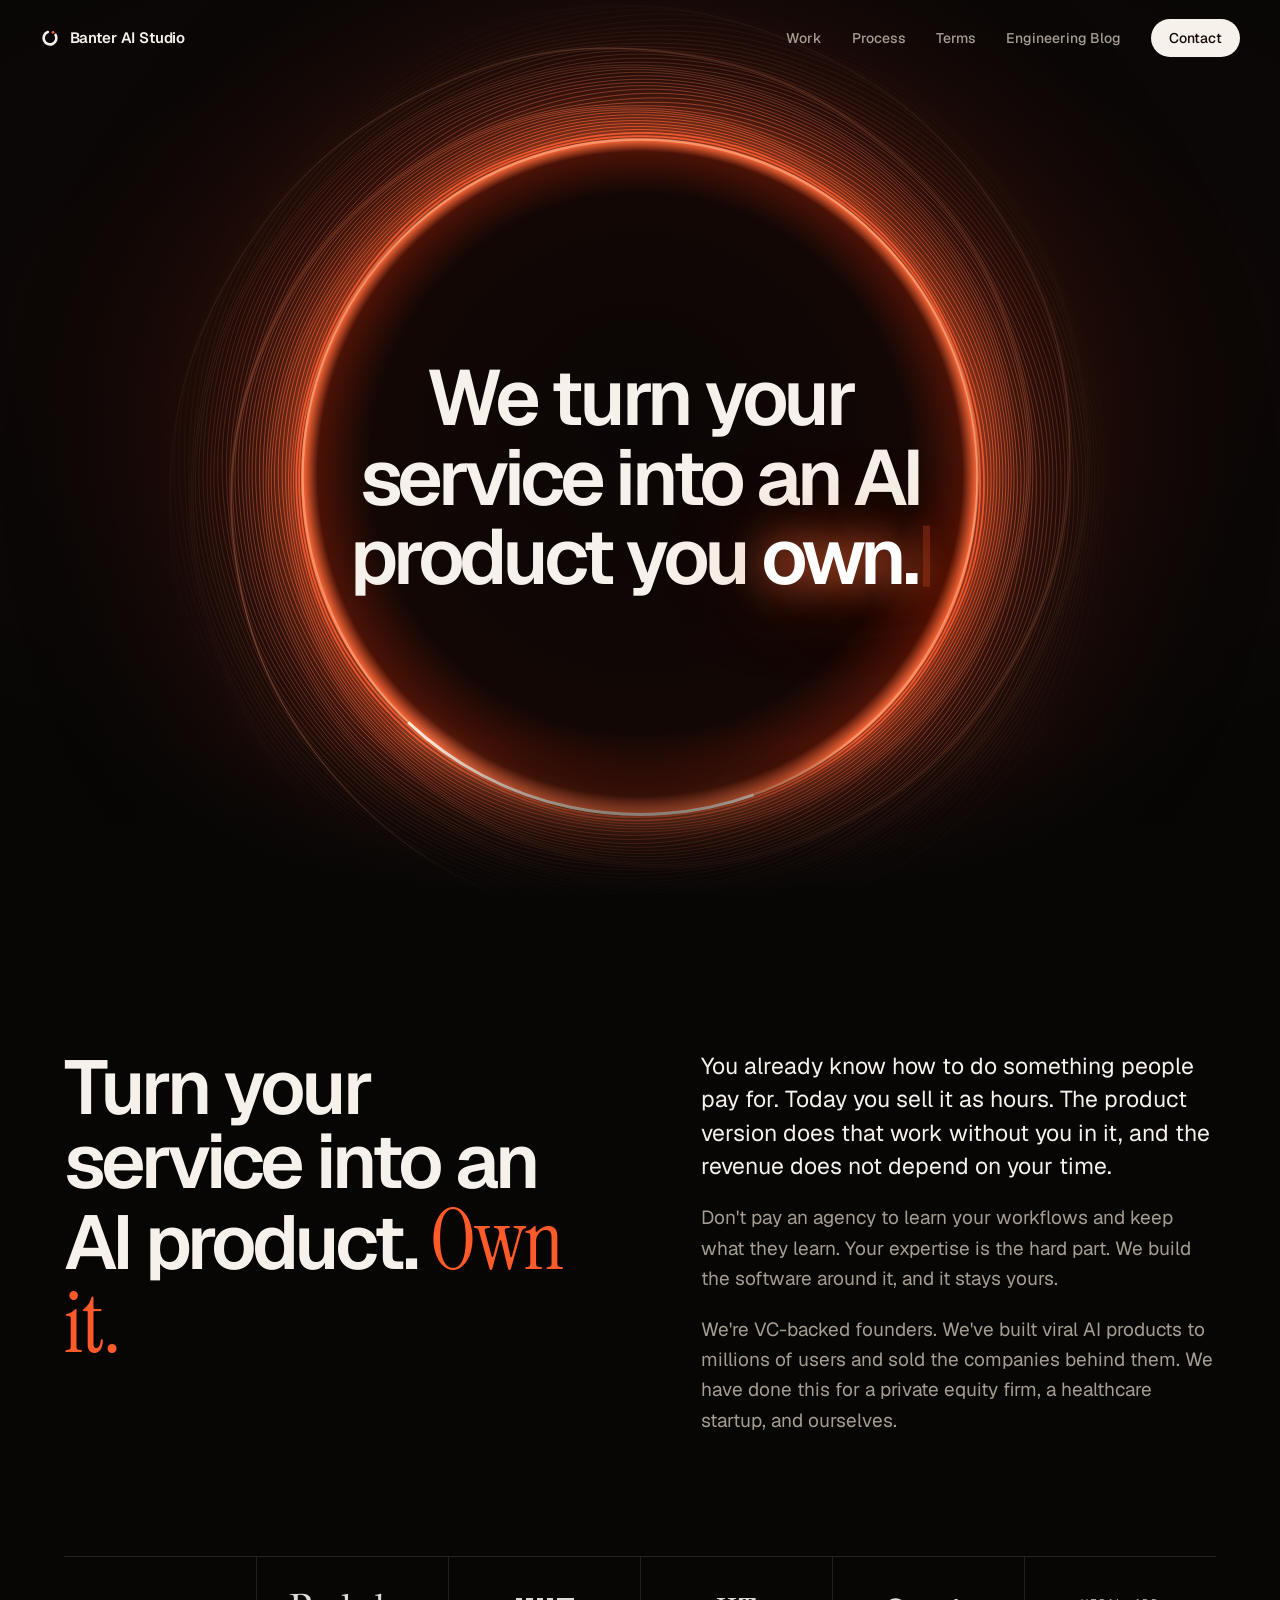
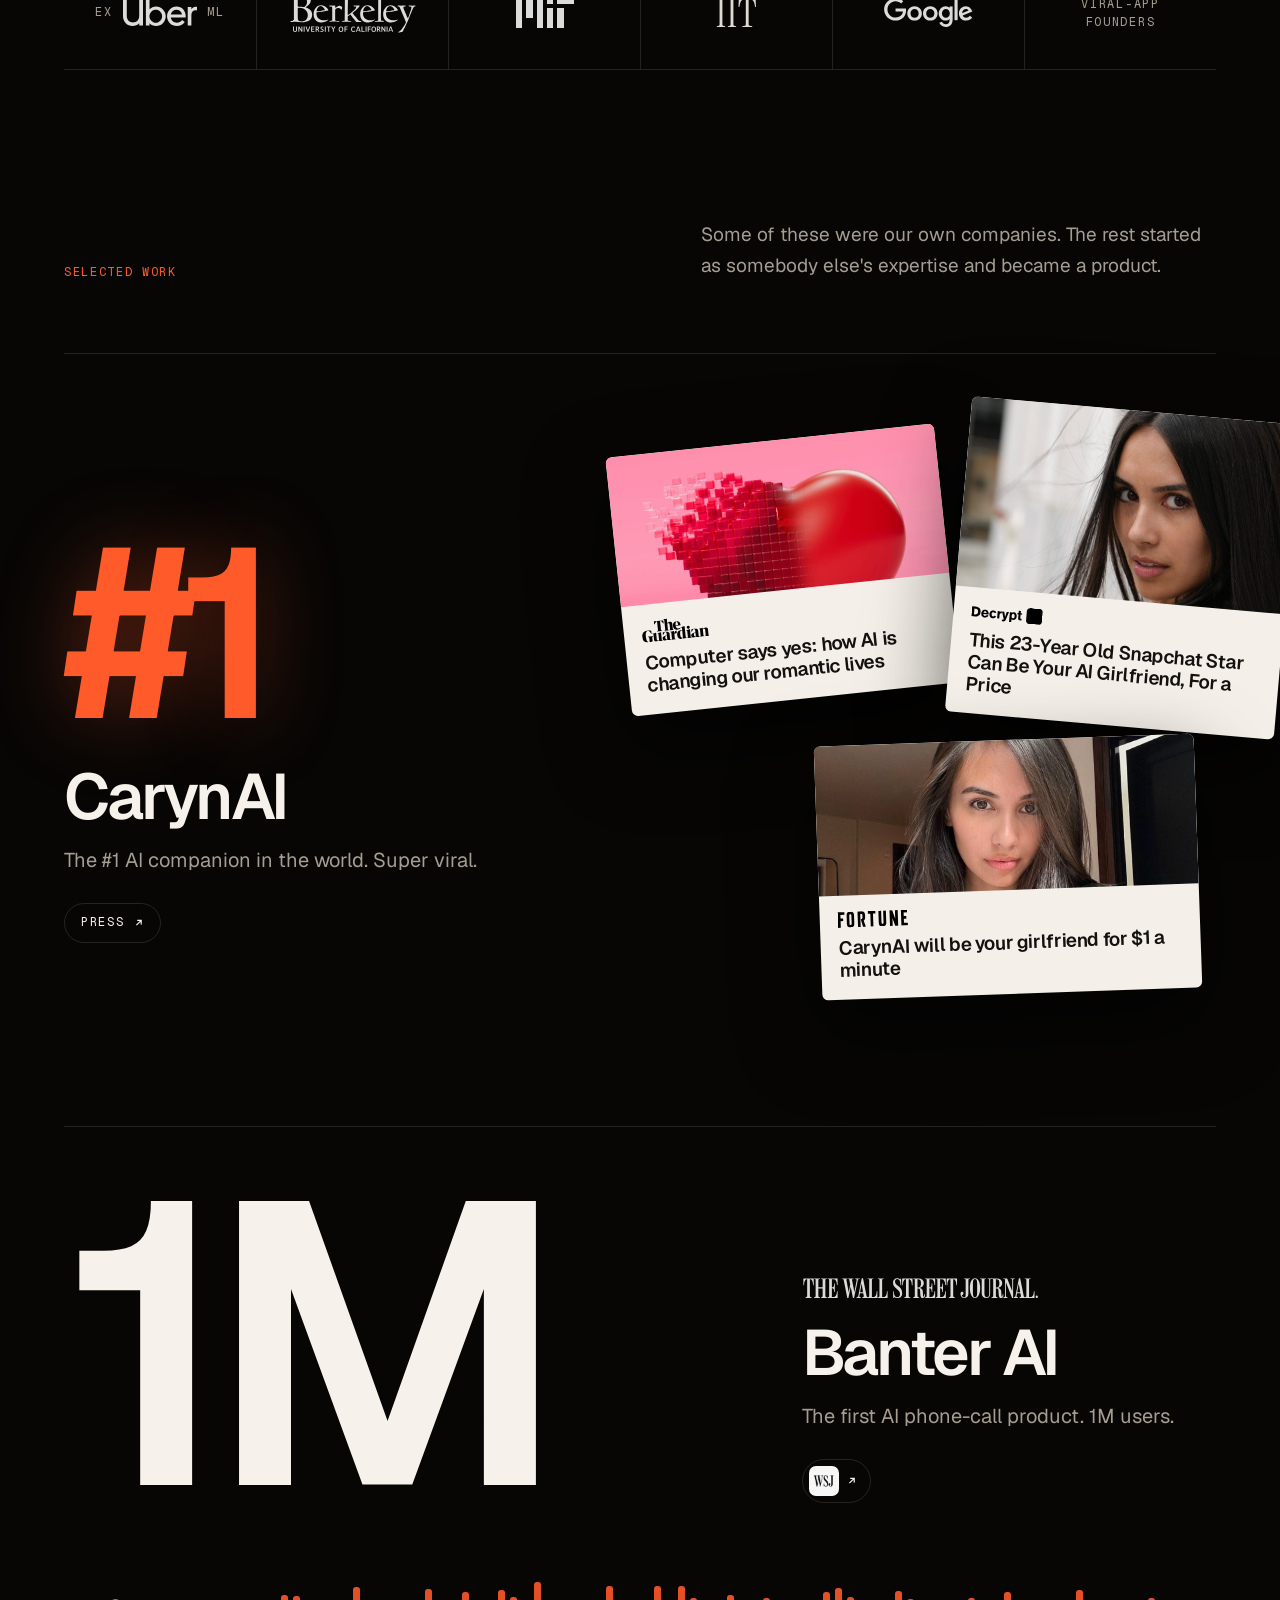
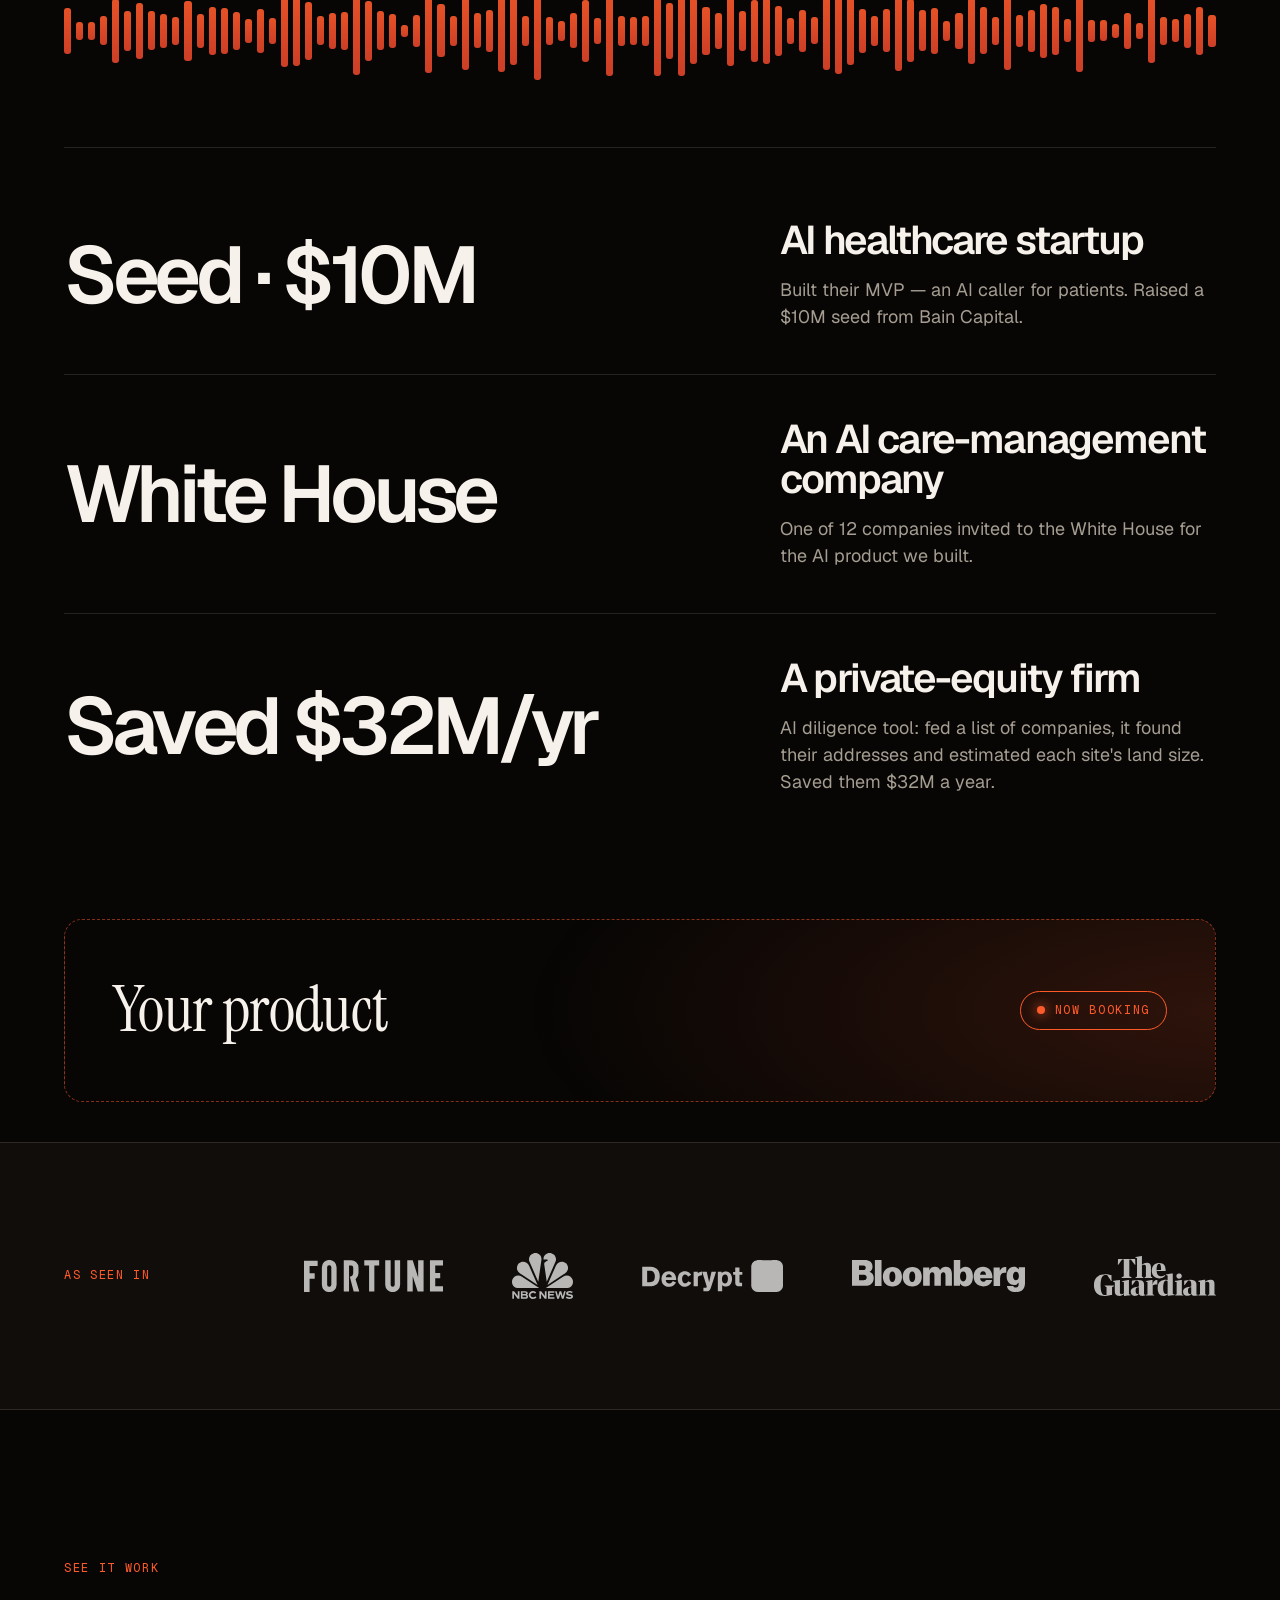
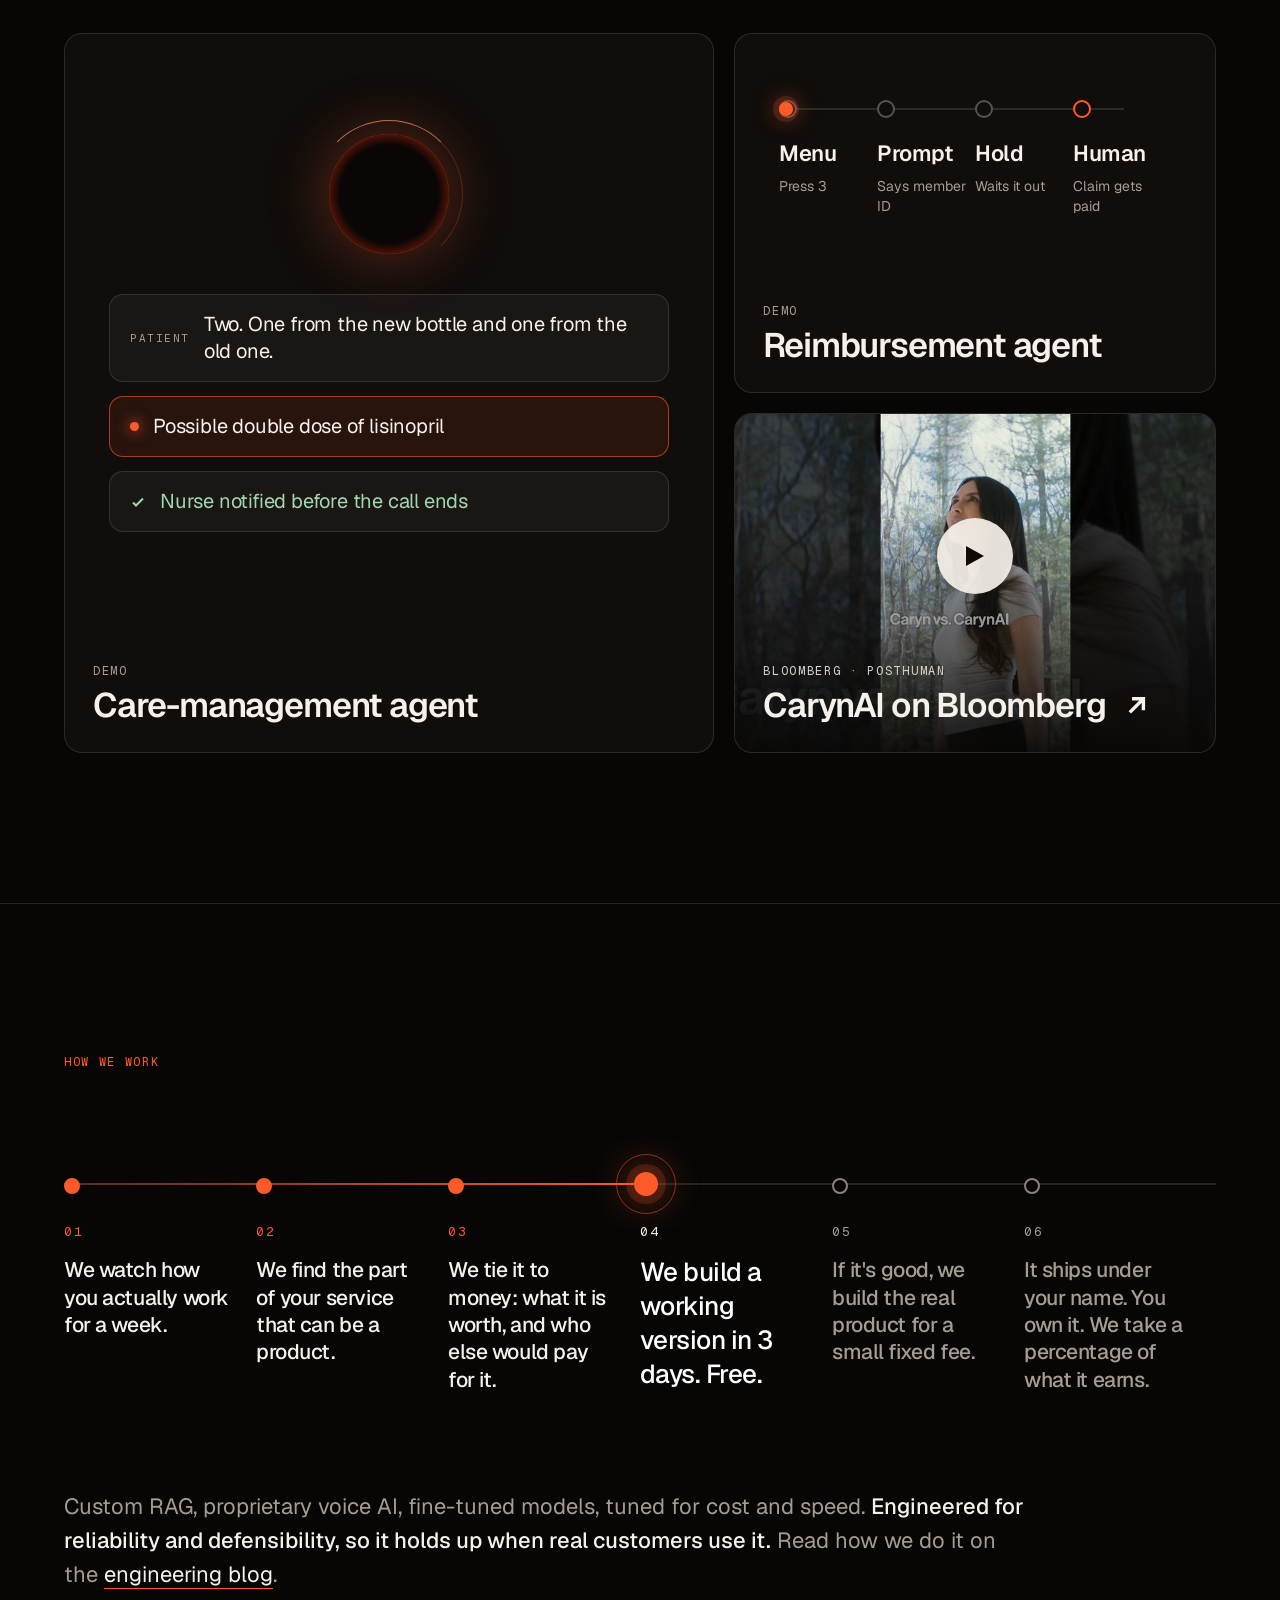
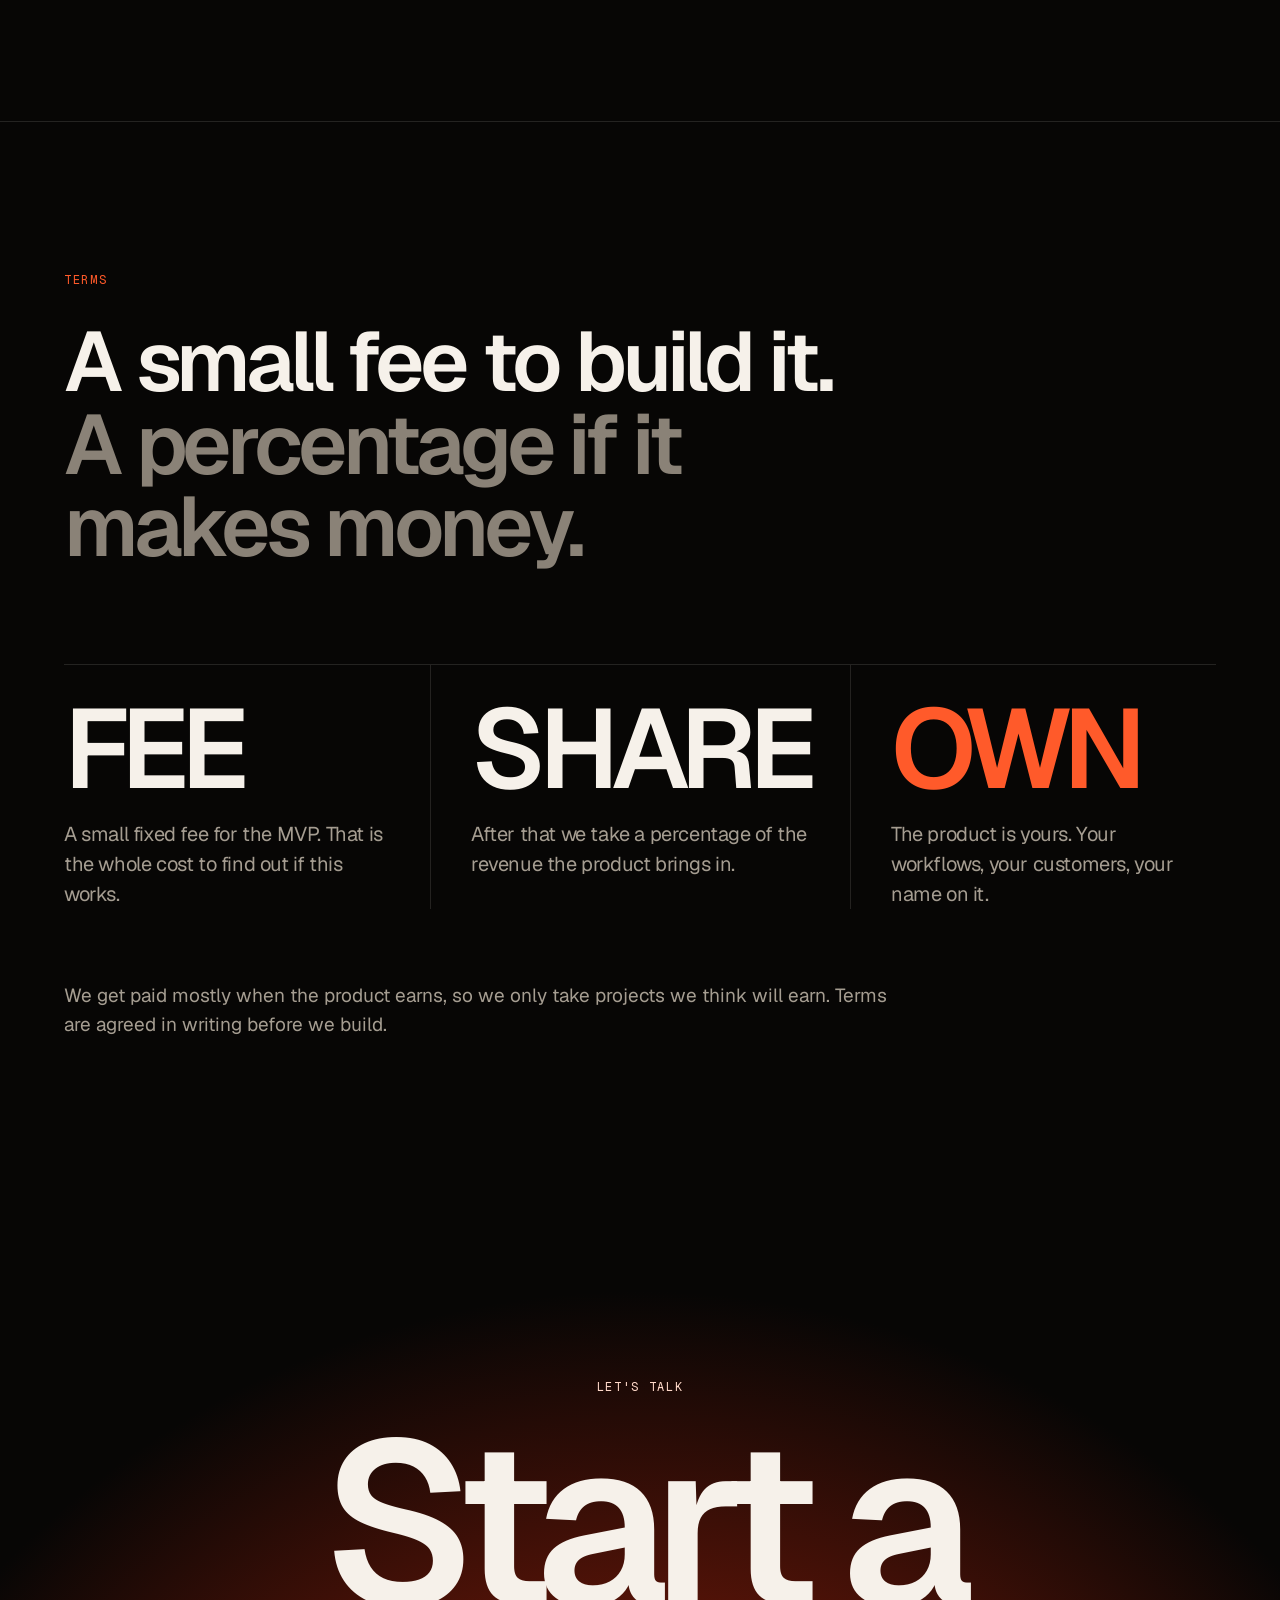
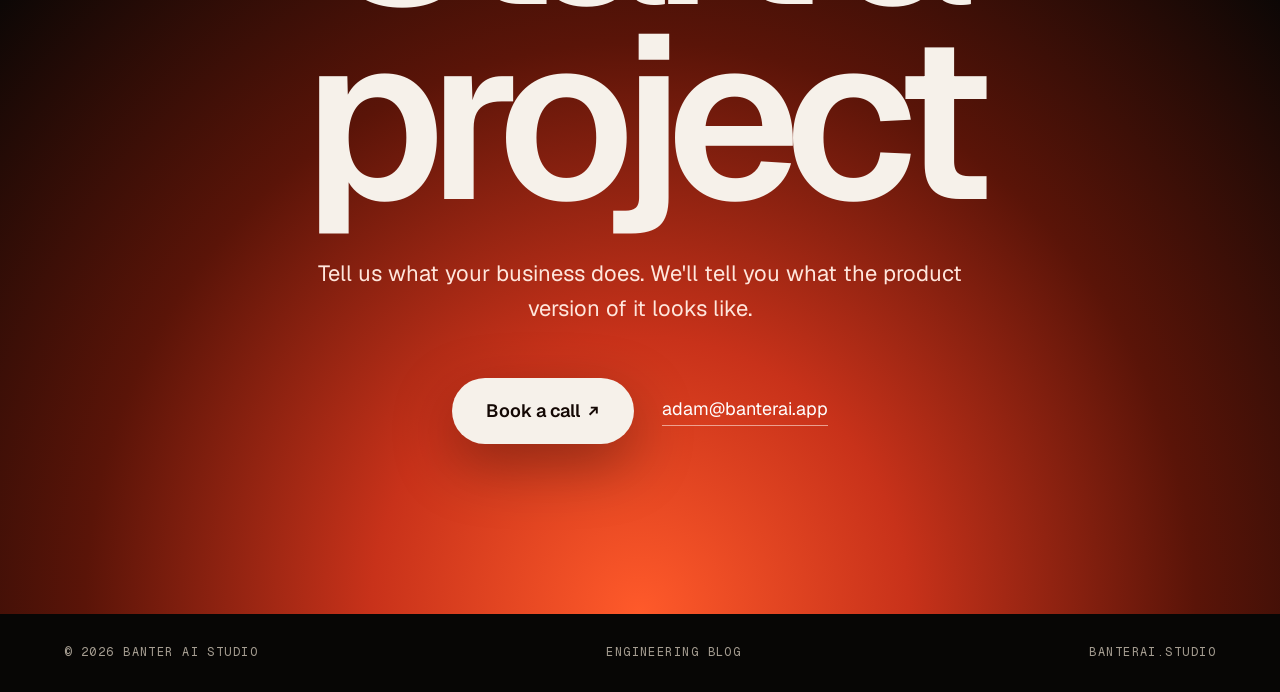
<file: index.html>
<!-- Banter AI Studio — studio landing. banterai.studio -->
<!DOCTYPE html>
<html lang="en">
<head>
<meta charset="UTF-8">
<meta name="viewport" content="width=device-width, initial-scale=1.0">
<title>Banter AI Studio</title>
<link rel="icon" href="assets/favicon.svg" type="image/svg+xml">
<link rel="icon" href="assets/favicon-32.png" sizes="32x32" type="image/png">
<link rel="apple-touch-icon" href="assets/apple-touch-icon.png">
<meta name="description" content="We turn your service into an AI product you own. Small fee to build it. If it makes money, we take a percentage.">
<style>
@font-face{font-family:Geist;src:url(assets/fonts/geist.woff2) format("woff2");font-weight:100 900}
@font-face{font-family:"Geist Mono";src:url(assets/fonts/geist-mono.woff2) format("woff2");font-weight:100 900}
@font-face{font-family:"Instrument Serif";font-style:italic;src:url(assets/fonts/instrument-serif-italic.woff2) format("woff2")}
:root{--bg:#070605;--bg2:#100d0b;--ink:#f6f1ea;--mute:#a59d91;--dim:#8a8277;--line:rgba(246,241,234,.12);--ember:#ff5a2a;--ember2:#e2452a;--deep:#3a0f05;
  --sans:Geist,system-ui,sans-serif;--mono:"Geist Mono",ui-monospace,monospace;--serif:"Instrument Serif",Georgia,serif}
*{box-sizing:border-box;margin:0;padding:0}
html{background:var(--bg)}
body{font-family:var(--sans);color:var(--ink);background:var(--bg);-webkit-font-smoothing:antialiased;line-height:1.45;overflow-x:hidden}
a{color:inherit;text-decoration:none}
.wrap{max-width:1312px;margin:0 auto;padding:0 64px}
.mono{font-family:var(--mono);font-size:12px;letter-spacing:.14em;text-transform:uppercase}
.ico{display:inline-block;width:.8em;height:.8em;vertical-align:-.05em;margin-left:.3em}
.sr{position:absolute;width:1px;height:1px;overflow:hidden;clip:rect(0 0 0 0);white-space:nowrap}

/* nav */
nav{position:absolute;top:0;left:0;right:0;z-index:30}
nav .row{display:flex;align-items:center;justify-content:space-between;height:76px;max-width:1440px;margin:0 auto;padding:0 40px}
.mark{display:flex;align-items:center;gap:.6rem;font-weight:600;font-size:15px;letter-spacing:-.01em}
.mark .logo{width:20px;height:20px;display:block;flex:none}
.nav-right{display:flex;gap:30px;align-items:center}
.nav-link{font-size:14px;font-weight:500;color:var(--mute);transition:color .2s}
.nav-link:hover{color:var(--ink)}
.nav-cta{color:#140804;background:var(--ink);border-radius:999px;padding:9px 18px}
.nav-cta:hover{background:var(--ember);color:#140804}

/* hero */
.hero{position:relative;height:900px;overflow:hidden;background:radial-gradient(120% 80% at 50% 38%,#1a0905 0%,#0b0706 46%,var(--bg) 75%)}
.hero canvas{position:absolute;inset:0;width:100%;height:100%}
.chrome{position:absolute;top:104px;left:40px;right:40px;display:grid;grid-template-columns:1fr auto 1fr;align-items:center;z-index:3}
.chrome .tc{justify-self:end}
.tally{display:flex;align-items:center;gap:14px}
.onair{font-family:var(--mono);font-size:12px;letter-spacing:.2em;text-transform:uppercase;font-weight:500;color:#140804;background:var(--ember);padding:6px 10px 6px 26px;border-radius:4px;position:relative;box-shadow:0 0 28px rgba(255,90,42,.55)}
.onair::before{content:"";position:absolute;left:10px;top:50%;width:8px;height:8px;margin-top:-4px;border-radius:50%;background:#140804;animation:blink 1.2s steps(2) infinite}
@keyframes blink{50%{opacity:.25}}
.hero .eyebrow{color:var(--mute)}
.hero h1{font-family:var(--mono);font-weight:500;font-size:12px;letter-spacing:.42em;color:var(--ink);text-align:center}
.tc{color:var(--mute);font-variant-numeric:tabular-nums}
.cap{position:absolute;left:0;right:0;bottom:74px;z-index:3;text-align:center}
.cap .lbl{display:inline-flex;gap:10px;align-items:center;color:var(--mute);margin-bottom:26px}
.cap .lbl i{width:22px;height:1px;background:var(--dim)}
.sub{font-size:104px;font-weight:600;letter-spacing:-.055em;line-height:1.04;max-width:1240px;margin:0 auto;text-wrap:balance}
.sub .w{color:rgba(246,241,234,.18)}
.sub .w.said{color:var(--ink)}
.sub .w.now{color:#fff;text-shadow:0 0 40px rgba(255,110,60,.9),0 0 90px rgba(255,90,42,.5)}
.sub .caret{display:inline-block;width:.09em;height:.78em;margin-left:.08em;background:var(--ember);vertical-align:-.04em;box-shadow:0 0 24px var(--ember)}
/* hero variants */
.hv-a .cap{top:50%;bottom:auto;transform:translateY(-50%)}
.hv-a .cap .lbl{margin-bottom:20px}
.hv-a .cap{top:53%}
.hv-a .sub{font-size:78px;max-width:640px;line-height:1.02}
.hv-c .cap{top:236px;bottom:auto}
.hv-c .sub{font-size:100px}
.hv-d .cap{top:50%;bottom:auto;transform:translateY(-46%);left:64px;right:auto;text-align:left;max-width:760px}
.hv-d .sub{font-size:92px;margin:0}
.hv-d .cap .lbl i:last-child{display:none}
.hero .fadebot{position:absolute;left:0;right:0;bottom:0;height:160px;background:linear-gradient(transparent,var(--bg));z-index:2}

/* intro */
.intro{padding:150px 0 0}
.split{display:grid;grid-template-columns:1.05fr 1fr;gap:96px;align-items:start}
.lead{font-size:76px;font-weight:600;letter-spacing:-.05em;line-height:.98}
.lead .g{font-family:var(--serif);font-style:italic;font-weight:400;letter-spacing:-.01em;color:var(--ember);font-size:1.12em}
.who{font-size:19px;line-height:1.6;color:var(--mute);max-width:52ch}
.split-r .who + .who{margin-top:20px}
.split-r .who:first-child{color:var(--ink);font-size:23px;line-height:1.45}
.creds{margin-top:120px;display:grid;grid-template-columns:repeat(6,1fr);border-top:1px solid var(--line);border-bottom:1px solid var(--line)}
.cr{display:flex;align-items:center;justify-content:center;gap:10px;height:112px;border-left:1px solid var(--line)}
.cr:first-of-type{border-left:0}
.cr img{display:block;filter:brightness(0) invert(1);opacity:.86}
.cr .uber{height:26px}.cr .berk{height:40px}.cr .mit{height:30px}.cr .goog{height:30px}
.cr .pre,.cr .suf{font-family:var(--mono);font-size:12px;letter-spacing:.14em;text-transform:uppercase;color:var(--mute)}
.cr .iit{font-family:var(--serif);font-style:italic;font-size:40px;letter-spacing:.02em;color:var(--ink);opacity:.9;line-height:1}
.cr .vf{font-family:var(--mono);font-size:12px;letter-spacing:.14em;text-transform:uppercase;color:var(--mute);text-align:center;line-height:1.5;max-width:12ch}

/* work */
.work{padding:150px 0 40px}
.sec-head{display:grid;grid-template-columns:1.05fr 1fr;gap:96px;align-items:end;margin-bottom:72px}
.sec-eyebrow{color:var(--ember)}
.sec-head .big{font-size:15px}
.seg{position:relative;border-top:1px solid var(--line);padding:56px 0}
.seg .tcode{position:absolute;top:22px;left:0;color:var(--dim)}
.seg h3{font-size:64px;font-weight:600;letter-spacing:-.045em;line-height:1}
.seg .hl{display:block;margin-top:16px;font-size:20px;color:var(--mute);max-width:40ch;line-height:1.5}
.press{display:inline-flex;align-items:center;gap:6px;margin-top:28px;font-family:var(--mono);font-size:12px;letter-spacing:.14em;text-transform:uppercase;border:1px solid var(--line);border-radius:999px;padding:10px 16px;transition:all .2s}
a.press:hover{background:var(--ink);color:var(--bg)}
.wsjbtn{padding:6px 14px 6px 6px;gap:4px}
.wsjsq{width:30px;height:30px;border-radius:7px;display:block}
/* segment 1: CarynAI, press photography */
.s-caryn{display:grid;grid-template-columns:.9fr 1.1fr;gap:64px;align-items:center}
.clips{position:relative;height:660px}
.clip{position:absolute;display:block;width:330px;background:#f4efe8;color:#141110;border-radius:6px;overflow:hidden;box-shadow:0 30px 80px rgba(0,0,0,.6);transform:rotate(var(--r,0deg)) scale(1);transition:transform .35s cubic-bezier(.2,.8,.2,1),box-shadow .35s;cursor:pointer}
.clip:hover{transform:rotate(var(--r,0deg)) scale(1.06);z-index:9;box-shadow:0 40px 110px rgba(0,0,0,.75),0 0 0 1px rgba(255,90,42,.5)}
.clip img.ph{display:block;width:100%;height:190px;object-fit:cover}
.clip .cb{padding:16px 18px 18px}
.clip .cb img{height:16px;display:block;margin-bottom:10px;filter:brightness(0)}
.clip .cb p{font-size:19px;font-weight:600;letter-spacing:-.02em;line-height:1.15}
.clip.c1{left:0;top:30px;--r:-6deg}
.clip.c1 img.ph{height:150px;object-position:50% 60%}
.clip.c2{left:340px;top:0;--r:5deg;z-index:2}
.clip.c3{left:200px;top:330px;--r:-2deg;z-index:3;width:380px}
.clip.c3 img.ph{height:150px;object-position:50% 20%}
.numeral{font-size:300px;font-weight:600;letter-spacing:-.07em;line-height:.8;color:var(--ink)}
.numeral.ember{color:var(--ember);text-shadow:0 0 80px rgba(255,90,42,.35)}
.s-caryn .numeral{font-size:240px;margin-bottom:36px}
/* segment 2: Banter AI, waveform */
.s-banter{display:grid;grid-template-columns:1.25fr .75fr;gap:48px;align-items:end}
.s-banter .numeral{font-size:400px}
.s-banter .wavebar{grid-column:1/-1;height:120px;display:flex;align-items:center;gap:5px;margin-top:20px}
.s-banter .wavebar span{flex:1;background:linear-gradient(var(--ember),var(--ember2));border-radius:3px;opacity:.9}
.s-banter .wsj{height:22px;filter:brightness(0) invert(1);opacity:.85;display:block;margin-bottom:22px}
/* segment 3: client trio, lower thirds */
.trio{display:grid;grid-template-columns:1fr;gap:0}
.l3{display:grid;grid-template-columns:660px 1fr;gap:56px;align-items:center;border-top:1px solid var(--line);padding:44px 0}
.l3:first-child{border-top:0;padding-top:16px}
.l3 .stat{font-family:var(--sans);font-size:80px;font-weight:600;letter-spacing:-.06em;line-height:.9;text-transform:none;border:0;padding:0;margin:0;color:var(--ink);white-space:nowrap}
.l3 .stat.e{color:var(--ember)}
.l3 h3{font-size:40px}
.l3 .hl{font-size:18px}
.l3 .txt{order:2}
.l3 .stat{order:1}
/* next on air */
.s-next{display:flex;align-items:center;justify-content:space-between;gap:40px;border:1px dashed rgba(255,90,42,.5);border-radius:18px;padding:44px 48px;margin-top:24px;background:radial-gradient(60% 140% at 100% 50%,rgba(255,90,42,.16),transparent)}
.s-next h3{font-size:64px;font-family:var(--serif);font-style:italic;font-weight:400;letter-spacing:-.01em}
.s-next .press{margin:0;border-color:var(--ember);color:var(--ember);gap:10px}
.s-next .press::before{content:"";width:8px;height:8px;border-radius:50%;background:var(--ember);box-shadow:0 0 12px var(--ember);animation:blink 1.2s steps(2) infinite}

/* as seen in */
.seen{padding:110px 0;border-top:1px solid var(--line);border-bottom:1px solid var(--line);background:var(--bg2)}
.seen .wrap{display:grid;grid-template-columns:200px 1fr;gap:40px;align-items:center}
.press-strip{display:flex;justify-content:space-between;align-items:center;gap:40px}
.press-strip a{display:block;opacity:.7;transition:opacity .2s}
.press-strip a:hover{opacity:1}
.press-strip img{display:block;height:32px;filter:brightness(0) invert(1)}
.press-strip a.nbc img{height:46px}
.press-strip a.gu img{height:40px}

/* demos */
.demos-s{padding:150px 0}
.demos{display:grid;grid-template-columns:1.35fr 1fr;grid-template-rows:360px 340px;gap:20px;margin-top:56px}
.demo{position:relative;overflow:hidden;border-radius:18px;border:1px solid var(--line);background:var(--bg2);display:flex;flex-direction:column;justify-content:flex-end;padding:28px}
.demo .pill{position:relative;z-index:2;color:var(--mute)}
.demo .t{position:relative;z-index:2;font-size:34px;font-weight:600;letter-spacing:-.035em;line-height:1.05;margin-top:8px}
.demo.d1{grid-row:1/3}
/* care demo: one moment of the call, three beats */
.cm{position:absolute;inset:0 0 120px;display:flex;flex-direction:column;justify-content:center;gap:14px;padding:0 44px}
.cm-orb{width:120px;height:120px;border-radius:50%;margin:0 auto 26px;position:relative;background:radial-gradient(circle,#0a0605 58%,#4a1206 70%,#ff6a3a 72%,rgba(255,90,42,.25) 74%,transparent 76%);box-shadow:0 0 60px rgba(255,90,42,.35)}
.cm-orb span{position:absolute;inset:-14px;border-radius:50%;border:1px solid transparent;border-top-color:rgba(255,150,100,.7);border-right-color:rgba(255,90,42,.25);animation:spin 6s linear infinite}
@keyframes spin{to{transform:rotate(360deg)}}
.cm-row{display:flex;align-items:center;gap:14px;font-size:20px;line-height:1.35;letter-spacing:-.01em;padding:16px 20px;border-radius:14px;background:rgba(246,241,234,.04);border:1px solid var(--line);}
.cm-row .k{font-family:var(--mono);font-size:11px;letter-spacing:.14em;text-transform:uppercase;color:var(--mute);flex:none}
.cm-row.flag{border-color:rgba(255,90,42,.6);background:rgba(255,90,42,.1)}
.cm-row.flag i{width:9px;height:9px;border-radius:50%;background:var(--ember);box-shadow:0 0 14px var(--ember);flex:none}
.cm-row.ok{color:#9fd8ae}.cm-row.ok svg{flex:none}
/* reimbursement demo: four states on one line */
.rb{position:absolute;inset:0 0 110px;display:flex;align-items:center;padding:0 44px}
.rb-track{position:relative;width:100%;display:grid;grid-template-columns:repeat(4,1fr)}
.rb-track::before{content:"";position:absolute;left:8px;right:12%;top:8px;height:2px;background:var(--line)}
.rb-dot{position:absolute;top:2px;left:0;width:14px;height:14px;border-radius:50%;background:var(--ember);box-shadow:0 0 0 6px rgba(255,90,42,.18),0 0 24px var(--ember);animation:travel 8s cubic-bezier(.6,0,.3,1) infinite;animation-delay:-5.6s;z-index:2}
@keyframes travel{0%,8%{left:0}25%,33%{left:25%}50%,58%{left:50%}75%,100%{left:75%}}
.rb-n{position:relative;display:flex;flex-direction:column;gap:6px}
.rb-n i{width:18px;height:18px;border-radius:50%;background:var(--bg2);border:2px solid rgba(246,241,234,.3);margin-bottom:14px}
.rb-n b{font-size:22px;font-weight:600;letter-spacing:-.02em}
.rb-n em{font-style:normal;font-size:14px;color:var(--mute)}
.rb-n.n4 i{border-color:var(--ember)}
.demo.d3 img{position:absolute;inset:0;width:100%;height:100%;object-fit:cover;filter:saturate(.9) contrast(1.05)}
.demo.d3::after{content:"";position:absolute;inset:0;background:linear-gradient(180deg,rgba(7,6,5,0) 30%,rgba(7,6,5,.92))}
.demo.d3 .play{position:absolute;z-index:2;left:50%;top:42%;width:76px;height:76px;margin:-38px 0 0 -38px;border-radius:50%;background:rgba(246,241,234,.92);display:grid;place-items:center;transition:transform .3s}
.demo.d3:hover .play{transform:scale(1.08)}
.demo.d3 .pill{color:#d9d1c6}

/* process timeline */
.process{padding:150px 0 130px;border-top:1px solid var(--line)}
.tl{position:relative;margin-top:80px;display:grid;grid-template-columns:repeat(6,1fr);gap:0}
.tl::before{content:"";position:absolute;left:0;right:0;top:32px;height:2px;background:var(--line)}
.tl::after{content:"";position:absolute;left:0;width:50%;top:32px;height:2px;background:linear-gradient(90deg,rgba(255,90,42,.2),var(--ember))}
.tl .ph{position:absolute;left:50%;top:21px;width:24px;height:24px;margin-left:-6px;border-radius:50%;background:var(--ember);box-shadow:0 0 0 8px rgba(255,90,42,.18),0 0 40px var(--ember);z-index:2}
.tl .ph::after{content:"";position:absolute;inset:-18px;border-radius:50%;border:1px solid rgba(255,90,42,.5);animation:ring 1.8s ease-out infinite}
@keyframes ring{from{transform:scale(.5);opacity:1}to{transform:scale(1.4);opacity:0}}
.step{position:relative;padding:72px 24px 0 0;display:flex;flex-direction:column;gap:14px}
.step::before{content:"";position:absolute;top:27px;left:0;width:12px;height:12px;border-radius:50%;background:var(--bg);border:2px solid var(--dim)}
.step.past::before{border-color:var(--ember);background:var(--ember)}
.step .n{font-family:var(--mono);font-size:13px;letter-spacing:.14em;color:var(--mute)}
.step.past .n{color:var(--ember)}
.step .b{font-size:21px;font-weight:500;letter-spacing:-.02em;line-height:1.3}
.step.now .b{color:#fff;font-size:26px}
.step.now .n{color:var(--ink)}
.step:not(.past) .b{color:var(--mute)}
.build-note{margin-top:96px;font-size:22px;color:var(--mute);max-width:64ch;line-height:1.55}
.build-note b{color:var(--ink);font-weight:500}
.inline{color:var(--ink);border-bottom:1px solid var(--ember)}

/* terms */
.terms{padding:150px 0;border-top:1px solid var(--line)}
.terms .lead{font-size:84px;max-width:15ch;margin-top:32px}
.terms .lead .g{font-family:var(--sans);font-style:normal;font-weight:600;font-size:1em;letter-spacing:-.05em;color:var(--dim);display:block}
.tw{margin-top:96px;display:grid;grid-template-columns:repeat(3,1fr);gap:0;border-top:1px solid var(--line)}
.tw .step{padding:36px 40px 0 0;gap:22px}
.tw .step::before{display:none}
.tw .step + .step{padding-left:40px;border-left:1px solid var(--line)}
.tw .n{font-family:var(--sans);font-size:112px;font-weight:600;letter-spacing:-.07em;line-height:.85;color:var(--ink)}
.tw .step:nth-child(3) .n{color:var(--ember)}
.tw .b{font-size:20px;color:var(--mute);font-weight:400;line-height:1.5}
.terms .build-note{margin-top:72px;font-size:19px}

/* contact */
.contact{position:relative;overflow:hidden;padding:190px 0 170px;text-align:center;background:radial-gradient(70% 90% at 50% 100%,#ff5a2a 0%,#c8321a 30%,#5a1408 62%,var(--bg) 100%)}
.contact .mono{color:#ffd9c9}
.contact h2{font-size:230px;font-weight:600;letter-spacing:-.07em;line-height:.85;margin-top:28px}
.contact .who{margin:40px auto 0;color:#ffe6dc;font-size:22px;max-width:44ch}
.cta-row{margin-top:52px;display:flex;gap:28px;align-items:center;justify-content:center;flex-wrap:wrap}
.book{background:var(--ink);color:#140804;padding:20px 34px;border-radius:999px;font-size:18px;font-weight:600;display:inline-flex;align-items:center;transition:transform .2s;box-shadow:0 20px 60px rgba(0,0,0,.35)}
.book:hover{transform:translateY(-2px)}
.email{font-size:18px;border-bottom:1px solid rgba(255,230,220,.6);padding-bottom:3px;color:#fff}
footer{background:var(--bg);color:var(--mute);padding:30px 0}
footer .row{display:flex;justify-content:space-between;flex-wrap:wrap;gap:16px;font-family:var(--mono);font-size:12px;letter-spacing:.12em;text-transform:uppercase}
footer a:hover{color:var(--ink)}

/* mobile */
@media(max-width:900px){
 .wrap{padding:0 20px}
 nav .row{padding:0 20px;height:64px}
 .nav-right{gap:16px}.nav-link.mute,.nav-link.hide-sm{display:none}
 .hero{height:760px}
 .chrome{top:80px;left:20px;right:20px;display:flex;flex-wrap:wrap;row-gap:12px}
 .chrome .tc{display:none}
 .hero h1{order:3;width:100%;text-align:left;letter-spacing:.3em}
 .cap{bottom:56px;padding:0 20px;text-align:left}
 .cap .lbl{margin-bottom:16px}
 .sub,.hv-a .sub,.hv-c .sub,.hv-d .sub{font-size:52px;letter-spacing:-.05em}
 .hv-a .cap{text-align:center;top:53%;bottom:auto;padding:0 52px}
 .hv-a .sub{font-size:34px;max-width:none}
 .hv-a .cap .lbl{margin-bottom:10px;font-size:10px}
 .hv-c .cap{top:auto;bottom:64px}
 .hv-d .cap{left:0;right:0;top:auto;bottom:56px;transform:none;max-width:none;padding:0 20px}
 .intro{padding-top:96px}
 .split,.sec-head{grid-template-columns:1fr;gap:28px}
 .lead{font-size:46px}
 .who{font-size:17px}.split-r .who:first-child{font-size:19px}
 .creds{margin-top:72px;grid-template-columns:repeat(3,1fr)}
 .cr{height:88px}
 .cr:nth-of-type(4){border-left:0}
 .cr:nth-of-type(n+4){border-top:1px solid var(--line)}
 .cr .uber{height:20px}.cr .berk{height:30px}.cr .mit{height:22px}.cr .goog{height:22px}.cr .iit{font-size:30px}
 .work,.demos-s,.process,.terms{padding:96px 0}
 .sec-head{margin-bottom:40px}
 .seg{padding:48px 0}
 .s-caryn,.s-banter{grid-template-columns:1fr;gap:32px}
 .clips{height:540px}
 .clip{width:250px}.clip img.ph{height:130px}.clip .cb p{font-size:15px}
 .clip.c1{display:none}.clip.c2{left:auto;right:0;top:0}.clip.c3{left:0;top:290px;width:270px}
 .clip.c3 img.ph{height:120px}
 .demos{grid-template-rows:420px 380px 300px}
 .s-caryn .numeral{font-size:150px;margin-bottom:20px}
 .s-banter .numeral{font-size:190px}
 .s-banter .wavebar{height:70px;gap:3px}
 .seg h3{font-size:44px}
 .l3{grid-template-columns:1fr;gap:16px;padding:32px 0}
 .l3 .stat{font-size:50px;white-space:normal}
 .l3 h3{font-size:30px}
 .s-next{flex-direction:column;align-items:flex-start;padding:32px 24px}
 .s-next h3{font-size:46px}
 .seen{padding:64px 0}
 .seen .wrap{grid-template-columns:1fr;gap:28px}
 .press-strip{flex-wrap:wrap;justify-content:flex-start;gap:28px 36px}
 .press-strip img{height:24px}.press-strip a.nbc img{height:34px}.press-strip a.gu img{height:30px}
 .demos{grid-template-columns:1fr;grid-template-rows:440px 360px 300px}
 .cm{padding:0 20px;inset:0 0 110px}.cm-row{font-size:16px;padding:12px 14px}.cm-orb{width:84px;height:84px;margin-bottom:12px}
 .rb{padding:0 20px}.rb-track{grid-template-columns:1fr 1fr;row-gap:28px}.rb-track::before{display:none}.rb-dot{display:none}.rb-n b{font-size:18px}
 .demo.d1{grid-row:auto}
 .tl{grid-template-columns:1fr;margin-top:48px}
 .tl::before,.tl::after{left:5px;right:auto;width:2px;top:0;bottom:0;height:auto}
 .tl::after{height:60%;bottom:auto;background:linear-gradient(180deg,rgba(255,90,42,.2),var(--ember))}
 .tl .ph{display:none}
 .step{padding:0 0 32px 36px}
 .step::before{top:4px;left:0}
 .build-note{margin-top:40px;font-size:18px}
 .terms .lead{font-size:46px}
 .tw{grid-template-columns:1fr;margin-top:56px}
 .tw .step,.tw .step + .step{padding:28px 0;border-left:0;border-bottom:1px solid var(--line)}
 .tw .n{font-size:72px}
 .contact{padding:120px 0 110px}
 .contact h2{font-size:84px}
 .contact .who{font-size:18px}
}
@media(prefers-reduced-motion:reduce){.onair::before,.s-next .press::before{animation:none}}
</style>
</head>
<body class="hv-a" data-finished="0">

<nav>
  <div class="row">
    <a class="mark" href="#top"><svg class="logo" viewBox="0 0 100 100" aria-hidden="true"><path d="M77.71 34A32 32 0 1 1 39.06 19.93" fill="none" stroke="currentColor" stroke-width="13" stroke-linecap="round"/><circle cx="65.02" cy="21.75" r="7" fill="#ff5a2a"/></svg> Banter AI Studio</a>
    <div class="nav-right">
      <a class="nav-link" href="#work">Work</a>
      <a class="nav-link mute" href="#process">Process</a>
      <a class="nav-link" href="#terms">Terms</a>
      <a class="nav-link hide-sm" href="engineering.html">Engineering Blog</a>
      <a class="nav-link nav-cta" href="mailto:adam@banterai.app">Contact</a>
    </div>
  </div>
</nav>

<header class="hero" id="top">
  <canvas id="orb" aria-hidden="true"></canvas>
  <div class="chrome">
    <span class="tally" aria-hidden="true"></span>
    <h1 class="sr">BANTER&nbsp;AI&nbsp;STUDIO</h1>
    <span aria-hidden="true"></span>
  </div>
  <div class="cap">
    <p class="sub" id="sub">We turn your service into an AI product you own.</p>
  </div>
  <div class="fadebot" aria-hidden="true"></div>
</header>

<section class="intro">
  <div class="wrap split">
    <div class="split-l">
      <p class="lead">Turn your service into an AI product. <span class="g">Own it.</span></p>
    </div>
    <div class="split-r">
      <p class="who">You already know how to do something people pay for. Today you sell it as hours. The product version does that work without you in it, and the revenue does not depend on your time.</p>
      <p class="who">Don't pay an agency to learn your workflows and keep what they learn. Your expertise is the hard part. We build the software around it, and it stays yours.</p>
      <p class="who">We're VC-backed founders. We've built viral AI products to millions of users and sold the companies behind them. We have done this for a private equity firm, a healthcare startup, and ourselves.</p>
    </div>
  </div>
  <div class="wrap"><div class="creds"><span class="sr">Ex-Uber ML · Berkeley · MIT · IIT · Google · viral-app founders</span>
    <div class="cr" aria-hidden="true"><span class="pre">Ex</span><img src="assets/logos/uber.svg" alt="" class="uber"><span class="suf">ML</span></div>
    <div class="cr" aria-hidden="true"><img src="assets/logos/berkeley.svg" alt="" class="berk"></div>
    <div class="cr" aria-hidden="true"><img src="assets/logos/mit.svg" alt="" class="mit"></div>
    <div class="cr" aria-hidden="true"><span class="iit">IIT</span></div>
    <div class="cr" aria-hidden="true"><img src="assets/logos/google.svg" alt="" class="goog"></div>
    <div class="cr last" aria-hidden="true"><span class="vf">Viral-app founders</span></div>
  </div></div>
</section>

<section class="work" id="work">
  <div class="wrap">
    <div class="sec-head">
      <div class="mono sec-eyebrow">Selected work</div>
      <p class="who">Some of these were our own companies. The rest started as somebody else's expertise and became a product.</p>
    </div>

    <div class="seg s-caryn">
      <div>
        <div class="numeral ember" aria-hidden="true">#1</div>
        <h3>CarynAI</h3><span class="hl">The #1 AI companion in the world. Super viral.</span>
        <a class="press" href="https://fortune.com/2023/05/09/snapchat-influencer-launches-carynai-virtual-girlfriend-bot-openai-gpt4/" target="_blank" rel="noopener">Press <svg class="ico" viewBox="0 0 12 12" aria-hidden="true"><path d="M3 9L9 3M4 3h5v5" fill="none" stroke="currentColor" stroke-width="1.5"/></svg></a>
      </div>
      <div class="clips" aria-hidden="true">
        <a class="clip c1" href="https://www.theguardian.com/technology/article/2024/jun/16/computer-says-yes-how-ai-is-changing-our-romantic-lives" target="_blank" rel="noopener" tabindex="-1"><img class="ph" src="assets/press/guardian-crop.jpg" alt=""><div class="cb"><img src="assets/logos/guardian.svg" alt="" style="height:22px"><p>Computer says yes: how AI is changing our romantic lives</p></div></a>
        <a class="clip c2" href="https://decrypt.co/139633/snapchat-star-caryn-marjorie-ai-girlfriend-carynai" target="_blank" rel="noopener" tabindex="-1"><img class="ph" src="assets/press/decrypt.jpg" alt=""><div class="cb"><img src="assets/logos/decrypt.svg" alt=""><p>This 23-Year Old Snapchat Star Can Be Your AI Girlfriend, For a Price</p></div></a>
        <a class="clip c3" href="https://fortune.com/2023/05/09/snapchat-influencer-launches-carynai-virtual-girlfriend-bot-openai-gpt4/" target="_blank" rel="noopener" tabindex="-1"><img class="ph" src="assets/press/fortune.jpg" alt=""><div class="cb"><img src="assets/logos/fortune.svg" alt=""><p>CarynAI will be your girlfriend for $1 a minute</p></div></a>
      </div>
    </div>

    <div class="seg s-banter">
      <div class="numeral" aria-hidden="true">1M</div>
      <div>
        <img class="wsj" src="assets/logos/wsj.svg" alt="" aria-hidden="true">
        <h3>Banter AI</h3><span class="hl">The first AI phone-call product. 1M users.</span>
        <a class="press wsjbtn" href="https://www.wsj.com/tech/chatbots-banter-ai-forever-voices-f845e2ec" target="_blank" rel="noopener"><img src="assets/logos/wsj-square.png" alt="" class="wsjsq"><span class="sr">WSJ</span><svg class="ico" viewBox="0 0 12 12" aria-hidden="true"><path d="M3 9L9 3M4 3h5v5" fill="none" stroke="currentColor" stroke-width="1.5"/></svg></a>
      </div>
      <div class="wavebar" id="wavebar" aria-hidden="true"></div>
    </div>

    <div class="seg trio">
      <div class="l3"><div class="txt"><h3>AI healthcare startup</h3><span class="hl">Built their MVP — an AI caller for patients. Raised a $10M seed from Bain Capital.</span></div><span class="press stat">Seed · $10M</span></div>
      <div class="l3"><div class="txt"><h3>An AI care-management company</h3><span class="hl">One of 12 companies invited to the White House for the AI product we built.</span></div><span class="press stat">White House</span></div>
      <div class="l3"><div class="txt"><h3>A private-equity firm</h3><span class="hl">AI diligence tool: fed a list of companies, it found their addresses and estimated each site's land size. Saved them $32M a year.</span></div><span class="press stat">Saved $32M/yr</span></div>
    </div>

    <div class="s-next">
      <div><h3>Your product</h3></div>
      <span class="press">Now booking</span>
    </div>
  </div>
</section>

<section class="seen">
  <div class="wrap">
    <div class="mono sec-eyebrow">As seen in</div>
    <div class="press-strip">
      <a href="https://fortune.com/2023/05/09/snapchat-influencer-launches-carynai-virtual-girlfriend-bot-openai-gpt4/" target="_blank" rel="noopener"><img src="assets/logos/fortune.svg" alt=""><span class="sr">Fortune</span></a>
      <a class="nbc" href="https://www.nbcnews.com/tech/ai-powered-virtual-girlfriend-caryn-marjorie-snapchat-influencer-rcna84180" target="_blank" rel="noopener"><img src="assets/logos/nbcnews.svg" alt=""><span class="sr">NBC News</span></a>
      <a href="https://decrypt.co/139633/snapchat-star-caryn-marjorie-ai-girlfriend-carynai" target="_blank" rel="noopener"><img src="assets/logos/decrypt.svg" alt=""><span class="sr">Decrypt</span></a>
      <a href="https://www.youtube.com/watch?v=SY3qlladr7U" target="_blank" rel="noopener"><img src="assets/logos/bloomberg.svg" alt=""><span class="sr">Bloomberg</span></a>
      <a class="gu" href="https://www.theguardian.com/technology/article/2024/jun/16/computer-says-yes-how-ai-is-changing-our-romantic-lives" target="_blank" rel="noopener"><img src="assets/logos/guardian.svg" alt=""><span class="sr">The Guardian</span></a>
    </div>
  </div>
</section>

<section class="demos-s" id="demos">
  <div class="wrap">
    <div class="mono sec-eyebrow">See it work</div>
    <div class="demos">
      <div class="demo d1">
        <div class="cm" aria-hidden="true">
          <div class="cm-orb"><span></span></div>
          <div class="cm-row r1"><span class="k">Patient</span><span class="v">Two. One from the new bottle and one from the old one.</span></div>
          <div class="cm-row r2 flag"><i></i><span class="v">Possible double dose of lisinopril</span></div>
          <div class="cm-row r3 ok"><svg viewBox="0 0 16 16" width="16" height="16"><path d="M3 8.5l3 3 7-7" fill="none" stroke="currentColor" stroke-width="2"/></svg><span class="v">Nurse notified before the call ends</span></div>
        </div>
        <span class="pill mono">Demo</span><span class="t">Care-management agent</span>
      </div>
      <div class="demo d2">
        <div class="rb" aria-hidden="true">
          <div class="rb-track"><span class="rb-dot"></span>
            <div class="rb-n n1"><i></i><b>Menu</b><em>Press 3</em></div>
            <div class="rb-n n2"><i></i><b>Prompt</b><em>Says member ID</em></div>
            <div class="rb-n n3"><i></i><b>Hold</b><em>Waits it out</em></div>
            <div class="rb-n n4"><i></i><b>Human</b><em>Claim gets paid</em></div>
          </div>
        </div>
        <span class="pill mono">Demo</span><span class="t">Reimbursement agent</span>
      </div>
      <a class="demo d3" href="https://www.youtube.com/watch?v=SY3qlladr7U" target="_blank" rel="noopener"><img src="assets/bloomberg-thumb.jpg" alt=""><span class="play" aria-hidden="true"><svg width="22" height="24" viewBox="0 0 22 24"><path d="M2 2l18 10L2 22z" fill="#140804"/></svg></span><span class="pill mono">Bloomberg · Posthuman</span><span class="t">CarynAI on Bloomberg <svg class="ico" viewBox="0 0 12 12" aria-hidden="true"><path d="M3 9L9 3M4 3h5v5" fill="none" stroke="currentColor" stroke-width="1.5"/></svg></span></a>
    </div>
  </div>
</section>

<section class="process" id="process">
  <div class="wrap">
    <div class="mono sec-eyebrow">How we work</div>
    <div class="tl">
      <span class="ph" aria-hidden="true"></span>
      <div class="step past"><span class="n">01</span><span class="b">We watch how you actually work for a week.</span></div>
      <div class="step past"><span class="n">02</span><span class="b">We find the part of your service that can be a product.</span></div>
      <div class="step past"><span class="n">03</span><span class="b">We tie it to money: what it is worth, and who else would pay for it.</span></div>
      <div class="step past now"><span class="n">04</span><span class="b">We build a working version in 3 days. Free.</span></div>
      <div class="step"><span class="n">05</span><span class="b">If it's good, we build the real product for a small fixed fee.</span></div>
      <div class="step"><span class="n">06</span><span class="b">It ships under your name. You own it. We take a percentage of what it earns.</span></div>
    </div>
    <p class="build-note">Custom RAG, proprietary voice AI, fine-tuned models, tuned for cost and speed. <b>Engineered for reliability and defensibility, so it holds up when real customers use it.</b> Read how we do it on the <a class="inline" href="engineering.html">engineering blog</a>.</p>
  </div>
</section>

<section class="terms" id="terms">
  <div class="wrap">
    <div class="mono sec-eyebrow">Terms</div>
    <p class="lead">A small fee to build it. <span class="g">A percentage if it makes money.</span></p>
    <div class="tw">
      <div class="step"><span class="n">FEE</span><span class="b">A small fixed fee for the MVP. That is the whole cost to find out if this works.</span></div>
      <div class="step"><span class="n">SHARE</span><span class="b">After that we take a percentage of the revenue the product brings in.</span></div>
      <div class="step"><span class="n">OWN</span><span class="b">The product is yours. Your workflows, your customers, your name on it.</span></div>
    </div>
    <p class="build-note">We get paid mostly when the product earns, so we only take projects we think will earn. Terms are agreed in writing before we build.</p>
  </div>
</section>

<section class="contact" id="contact">
  <div class="wrap">
    <div class="mono">Let's talk</div>
    <h2>Start a project</h2>
    <p class="who">Tell us what your business does. We'll tell you what the product version of it looks like.</p>
    <div class="cta-row">
      <a class="book" href="https://calendly.com/banterai" target="_blank" rel="noopener">Book a call <svg class="ico" viewBox="0 0 12 12" aria-hidden="true"><path d="M3 9L9 3M4 3h5v5" fill="none" stroke="currentColor" stroke-width="1.6"/></svg></a>
      <a class="email" href="mailto:adam@banterai.app?subject=Project%20inquiry%20%E2%80%94%20Banter%20AI%20Studio">adam@banterai.app</a>
    </div>
  </div>
</section>

<footer>
  <div class="wrap">
    <div class="row">
      <span>© 2026 Banter AI Studio</span>
      <a href="engineering.html">Engineering Blog</a>
      <span>banterai.studio</span>
    </div>
  </div>
</footer>

<script>
(function(){
  // Live caption plays once, then holds. The eclipse never pulses: its corona turns at a steady rate.
  var body=document.body,fin=body.getAttribute('data-finished')==='1'||matchMedia('(prefers-reduced-motion: reduce)').matches;
  var sub=document.getElementById('sub'),words=sub.textContent.trim().split(/\s+/);
  sub.innerHTML=words.map(function(w){return '<span class="w">'+w+'</span>'}).join(' ');
  var W=[].slice.call(sub.querySelectorAll('.w'));var caret=document.createElement('span');caret.className='caret';caret.setAttribute('aria-hidden','true');sub.appendChild(caret);
  var SPEAK=0.26,START=0.5,DONE=START+words.length*SPEAK;
  var cv=document.getElementById('orb'),cx=cv.getContext('2d'),dpr=Math.min(2,window.devicePixelRatio||1),Wd,Ht;
  function size(){var r=cv.getBoundingClientRect();Wd=r.width;Ht=r.height;cv.width=Wd*dpr;cv.height=Ht*dpr;cx.setTransform(dpr,0,0,dpr,0,0)}
  size();addEventListener('resize',size);
  var bars=[],wb=document.getElementById('wavebar');
  for(var i=0;i<96;i++){var s=document.createElement('span');wb.appendChild(s);bars.push(s)}
  function n(i,t){return Math.sin(i*1.7+t*2.1)*.5+Math.sin(i*.63-t*3.3)*.3+Math.sin(i*3.1+t*.7)*.2}
  function geo(){
    var mob=Wd<700,v=body.className;
    if(v.indexOf('hv-a')>-1)return mob?{x:Wd/2,y:Ht*.53,R:Wd*.46}:{x:Wd/2,y:Ht*.53,R:Math.min(Ht*.375,340)};
    if(v.indexOf('hv-c')>-1){var R=mob?Wd*1.1:Wd*.62;return {x:Wd/2,y:(mob?Ht*.42:Ht*.66)+R,R:R}}
    if(v.indexOf('hv-d')>-1&&!mob)return {x:Wd*.73,y:Ht*.53,R:Math.min(Ht*.27,250)};
    return mob?{x:Wd/2,y:Ht*.37,R:Math.min(Wd*.30,128)}:{x:Wd/2,y:Ht*.39,R:Math.min(Ht*.22,200)};
  }
  function pn(th,k){return Math.sin(3*th+k*.9)*.45+Math.sin(5*th+k*1.7)*.3+Math.sin(8*th+k*2.9)*.17+Math.sin(13*th+k)*.08}
  function draw(T){
    var tw=fin?DONE+1:T;
    W.forEach(function(w,i){var a=START+i*SPEAK,last=i===W.length-1;w.className='w'+(tw>=a+SPEAK?' said':'')+((tw>=a&&tw<a+SPEAK)||(last&&tw>=DONE)?' now':'')});
    caret.style.opacity=tw>=START?(Math.floor(T*1.6)%2?0.25:1):0;
    var g0=geo(),ox=g0.x,oy=g0.y,R=g0.R,big=R>320;
    cx.clearRect(0,0,Wd,Ht);
    var g=cx.createRadialGradient(ox,oy,R*.8,ox,oy,R*(big?1.9:3.6));
    g.addColorStop(0,'rgba(255,96,48,.36)');g.addColorStop(.3,'rgba(200,50,26,.16)');g.addColorStop(1,'rgba(0,0,0,0)');
    cx.fillStyle=g;cx.fillRect(0,0,Wd,Ht);
    cx.globalCompositeOperation='lighter';
    var N=46,steps=big?420:220,spread=big?.42:.95;
    for(var k=0;k<N;k++){
      var f=k/N,rr=R*(1.0+f*spread),amp=.022*(0.4+f*1.6)*(big?.5:1),rot=T*(0.05+0.11*f);
      cx.beginPath();
      for(var a=0;a<=steps;a++){var th=a/steps*Math.PI*2,r=rr*(1+amp*pn(th-rot,k*.37));if(a)cx.lineTo(ox+Math.cos(th)*r,oy+Math.sin(th)*r);else cx.moveTo(ox+Math.cos(th)*r,oy+Math.sin(th)*r)}
      cx.closePath();
      var al=Math.pow(1-f,1.6)*.72;
      cx.strokeStyle='rgba(255,'+Math.round(92+f*120)+','+Math.round(52+f*110)+','+al.toFixed(3)+')';cx.lineWidth=k<3?1.8:0.9;cx.stroke();
    }
    cx.globalCompositeOperation='source-over';
    cx.beginPath();cx.arc(ox,oy,R,0,Math.PI*2);
    var c=cx.createRadialGradient(ox,oy-R*.2,0,ox,oy,R);c.addColorStop(0,'#0a0605');c.addColorStop(.8,'#120705');c.addColorStop(.955,'#4a1206');c.addColorStop(1,'#ff6a3a');
    cx.fillStyle=c;cx.shadowColor='rgba(255,100,50,.9)';cx.shadowBlur=70;cx.fill();cx.shadowBlur=0;
    // a slow highlight that travels round the rim, so the rotation reads even on a still frame
    var hg=T*.35;cx.lineWidth=2.4;cx.strokeStyle='rgba(255,190,150,.55)';cx.stroke();
    cx.beginPath();cx.arc(ox,oy,R,hg,hg+1.1);cx.strokeStyle='rgba(255,236,220,.95)';cx.lineWidth=3;cx.shadowColor='#ffb08a';cx.shadowBlur=24;cx.stroke();cx.shadowBlur=0;
    bars.forEach(function(b,i){var v=Math.abs(n(i*.9,T*2.4))*0.8+Math.abs(Math.sin(i*.21+T))*0.2;b.style.height=(8+v*112*(0.55+0.45*Math.sin(i/96*Math.PI)))+'px'});
  }
  var t0=performance.now(),seek=null,base=fin?6:0;
  function tick(){draw(seek!=null?seek:base+(performance.now()-t0)/1000)}
  window.ccSeek=function(t){seek=t;draw(t)};
  tick();
  if(!matchMedia('(prefers-reduced-motion: reduce)').matches)(function loop(){if(seek==null)tick();requestAnimationFrame(loop)})();
})();
</script>
</body>
</html>
</file>
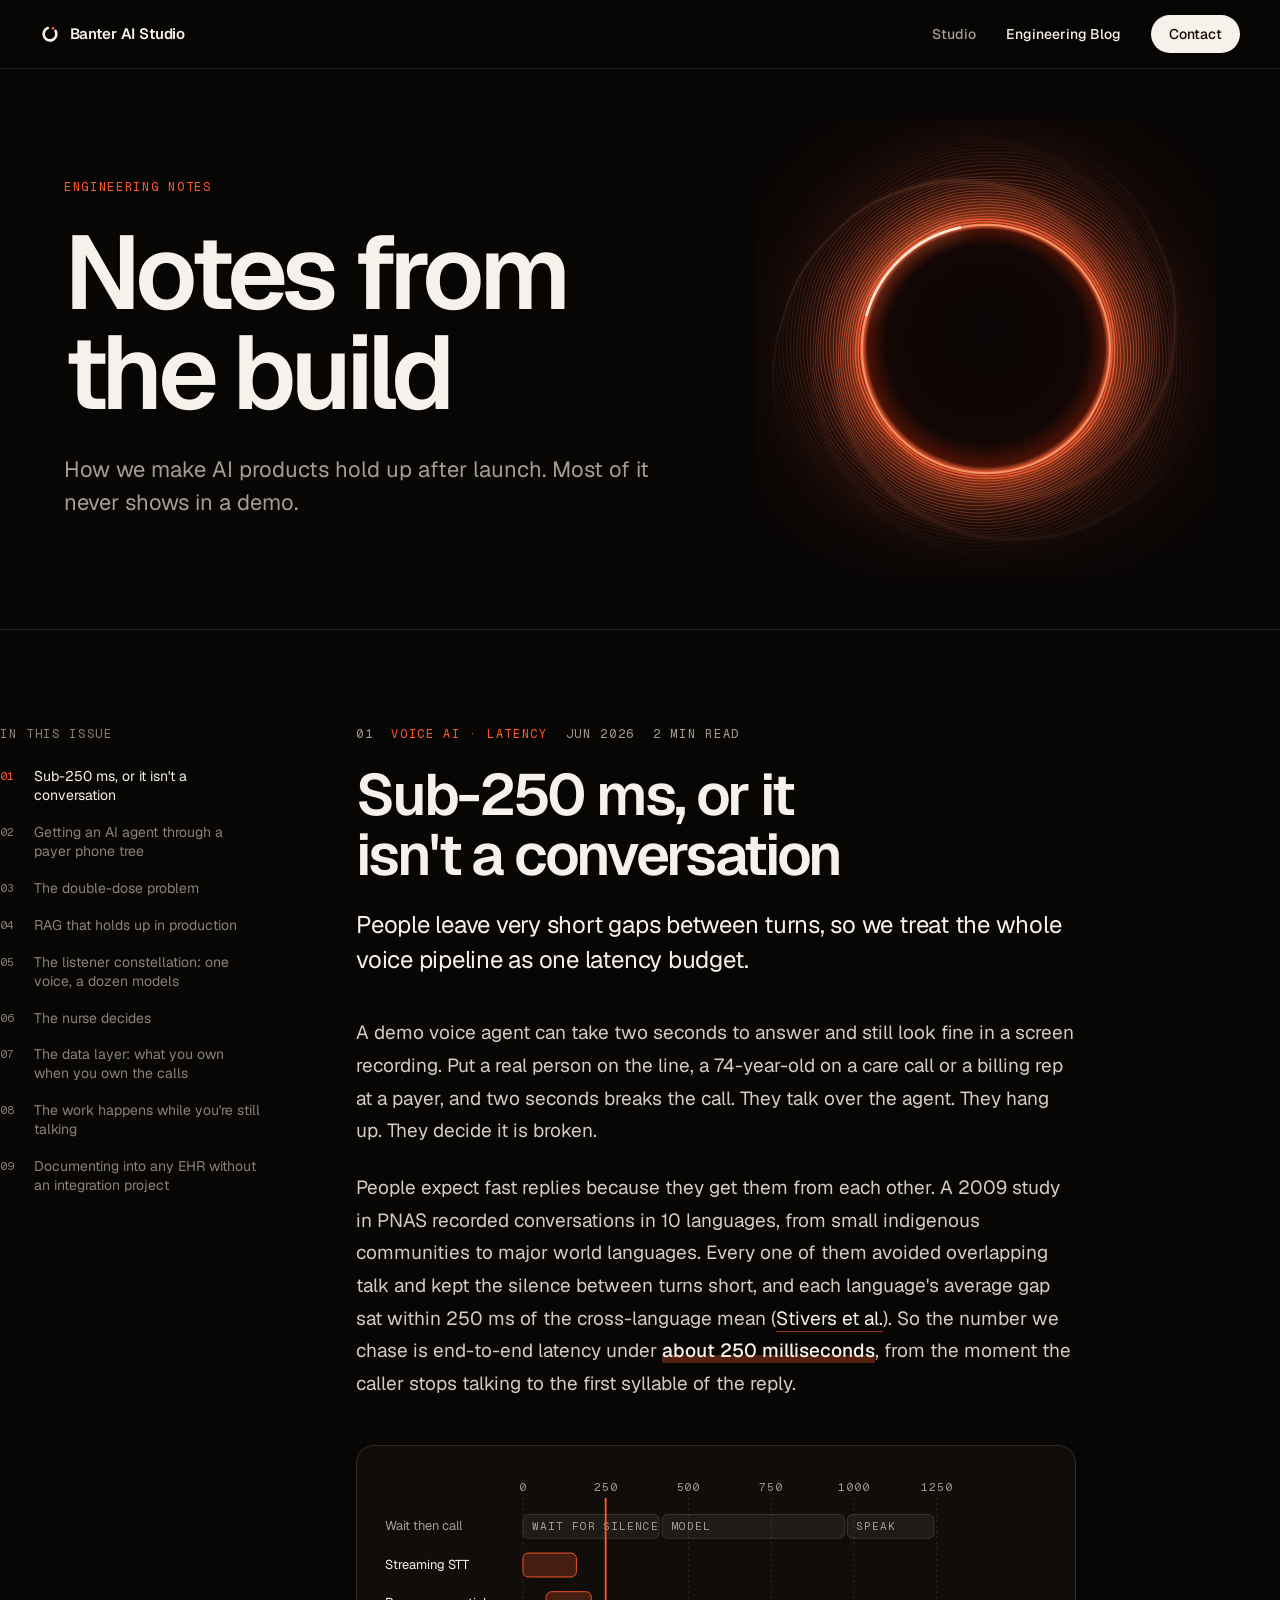
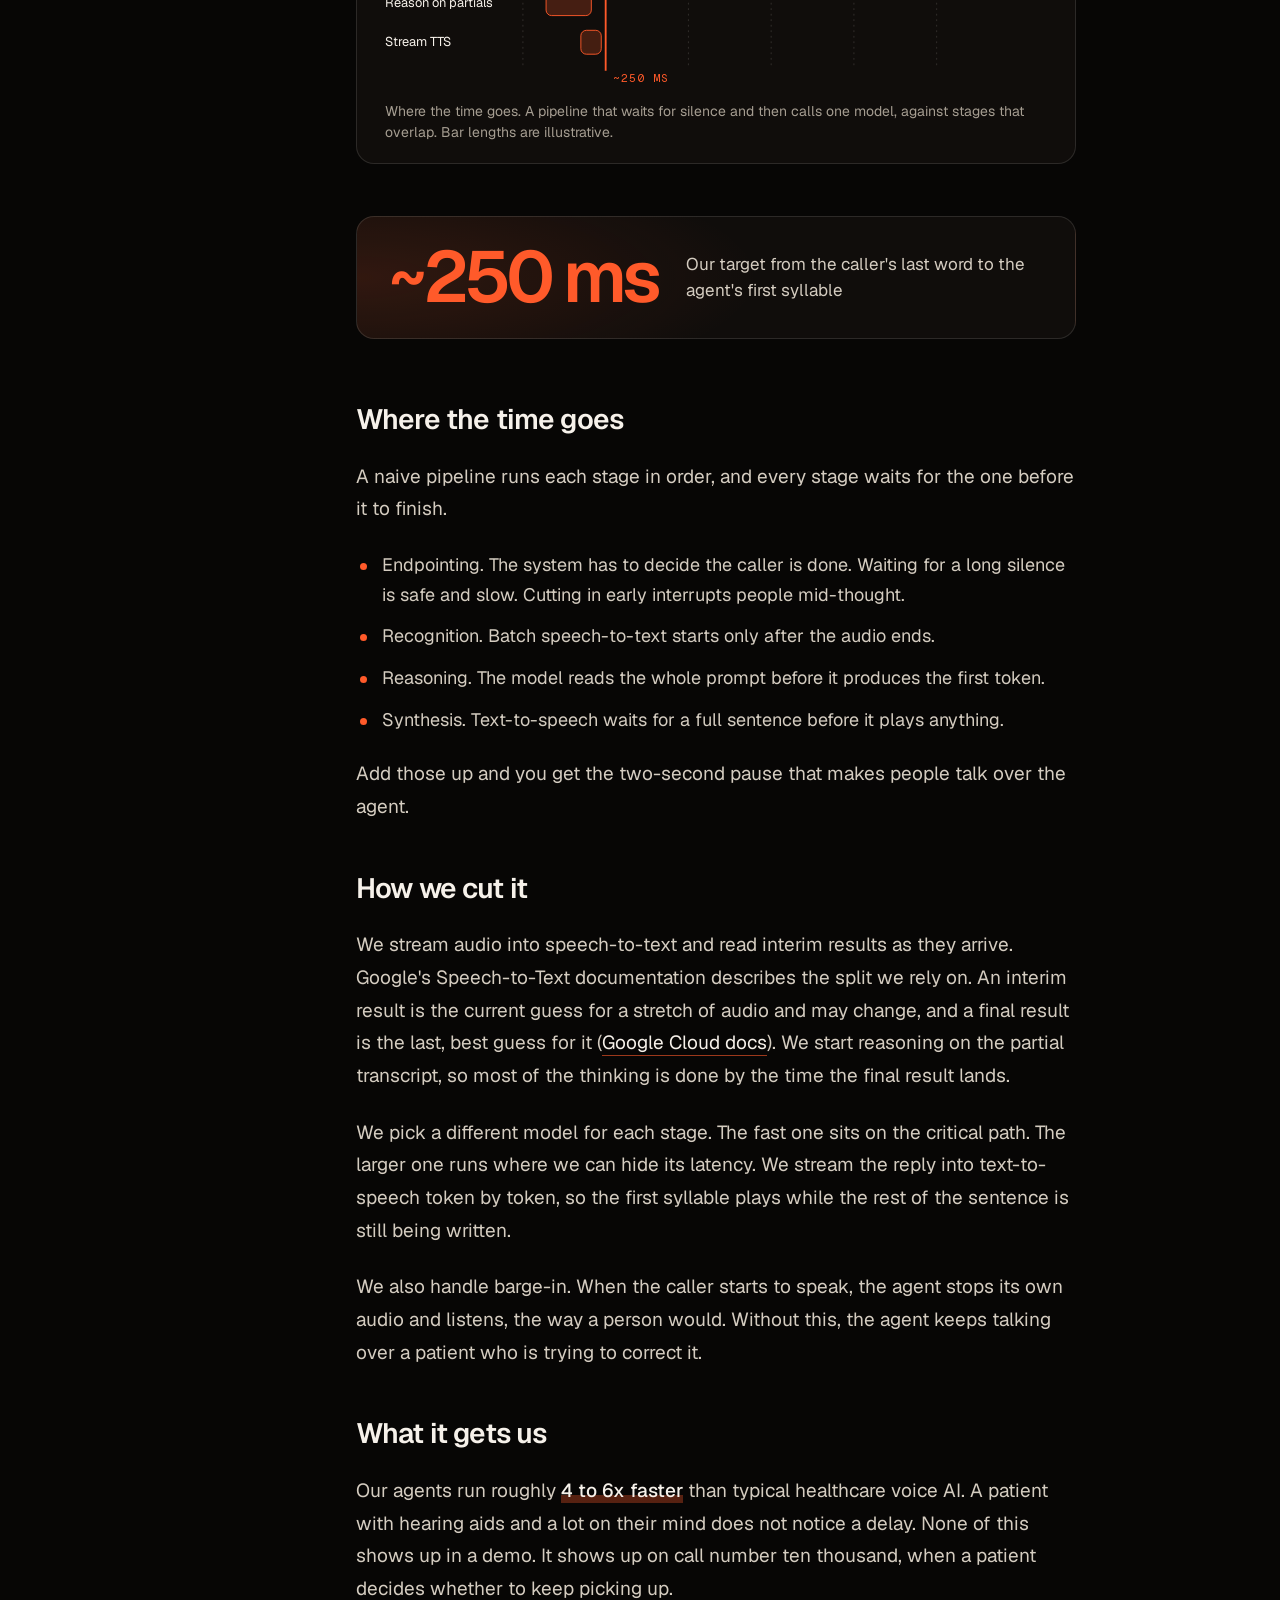
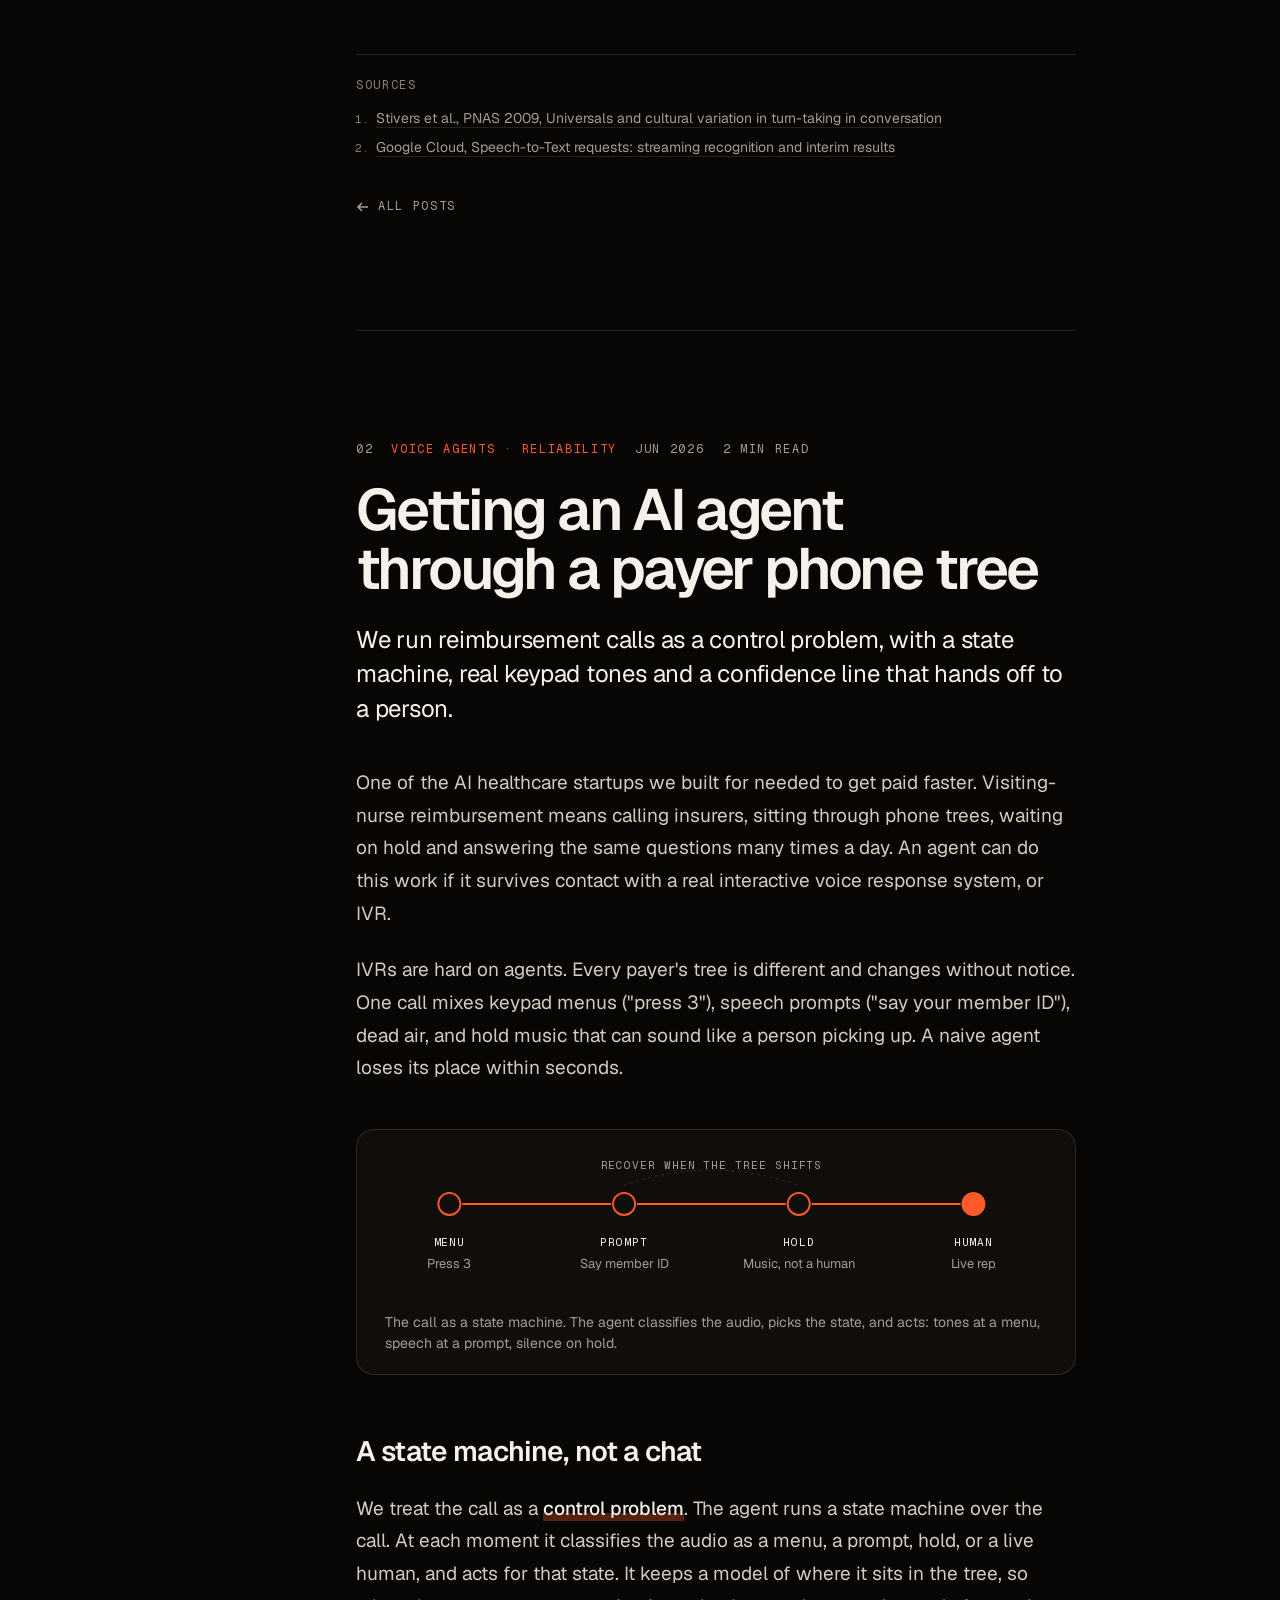
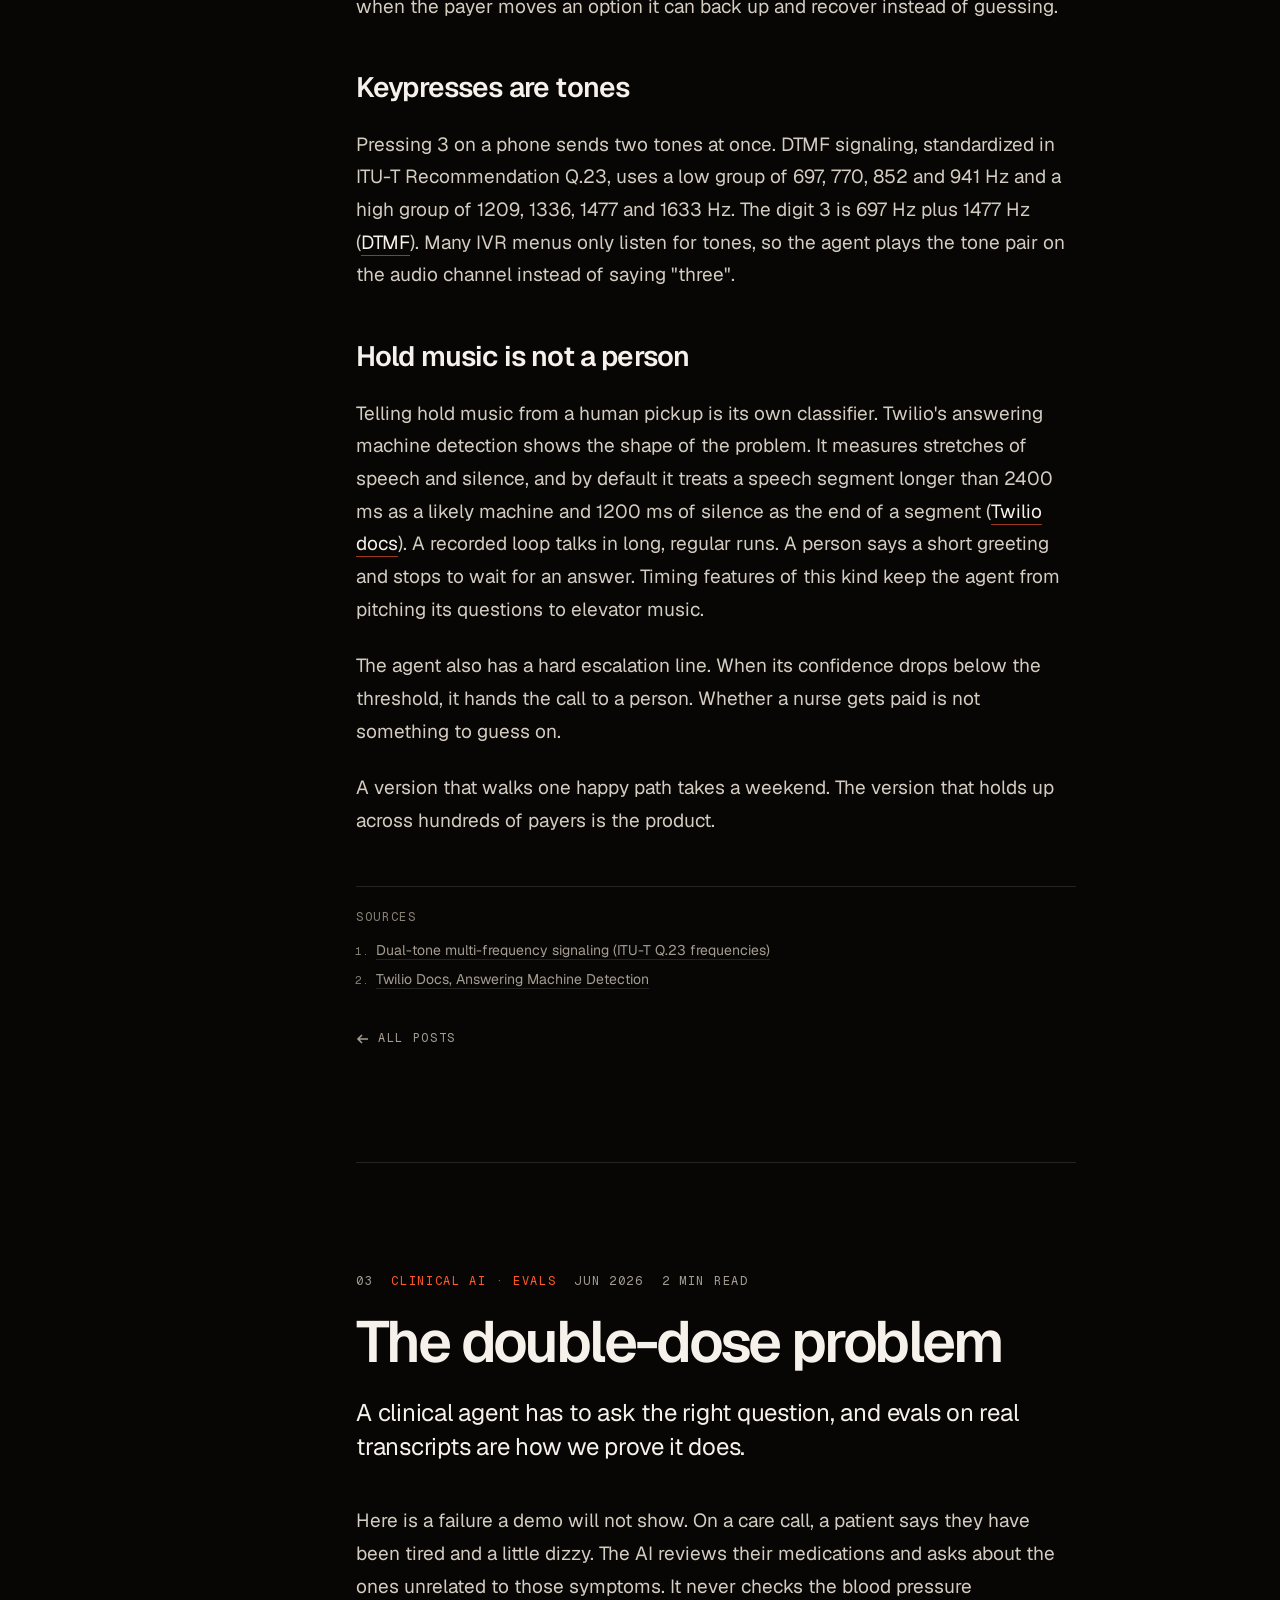
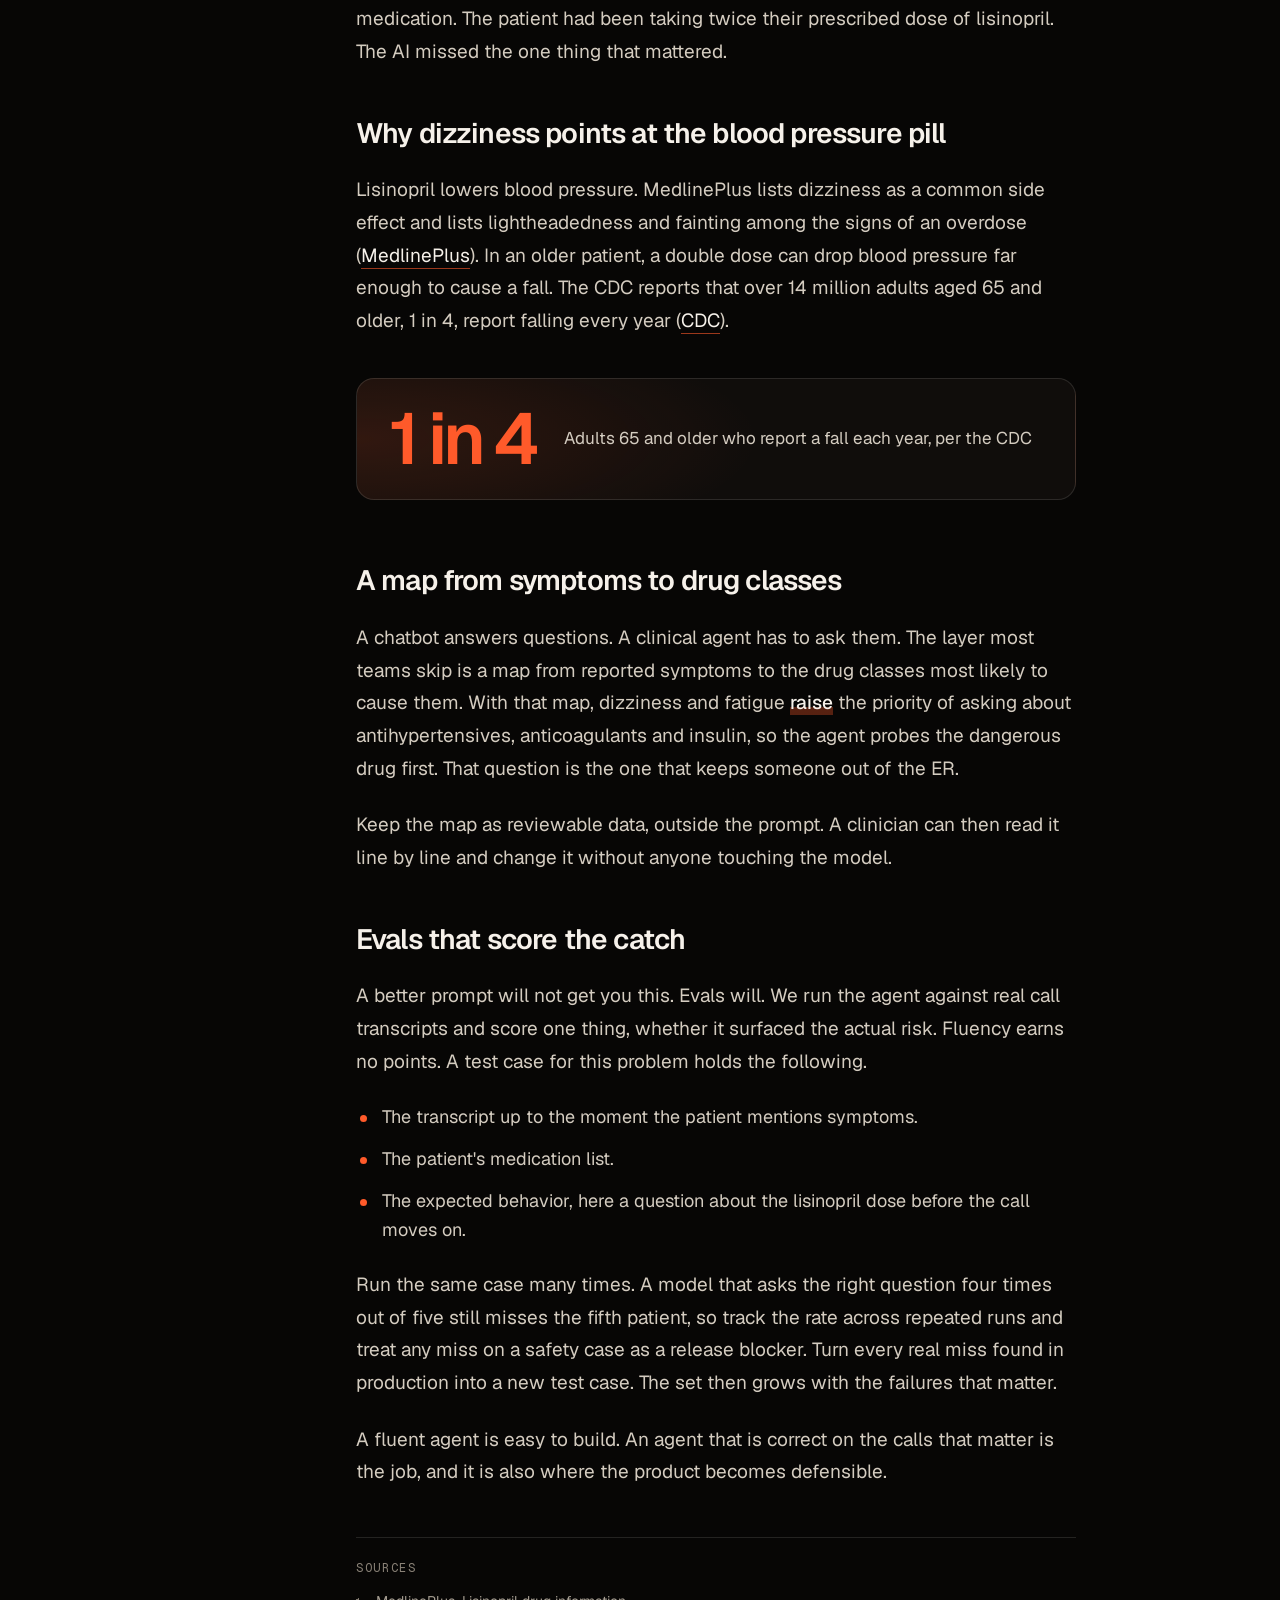
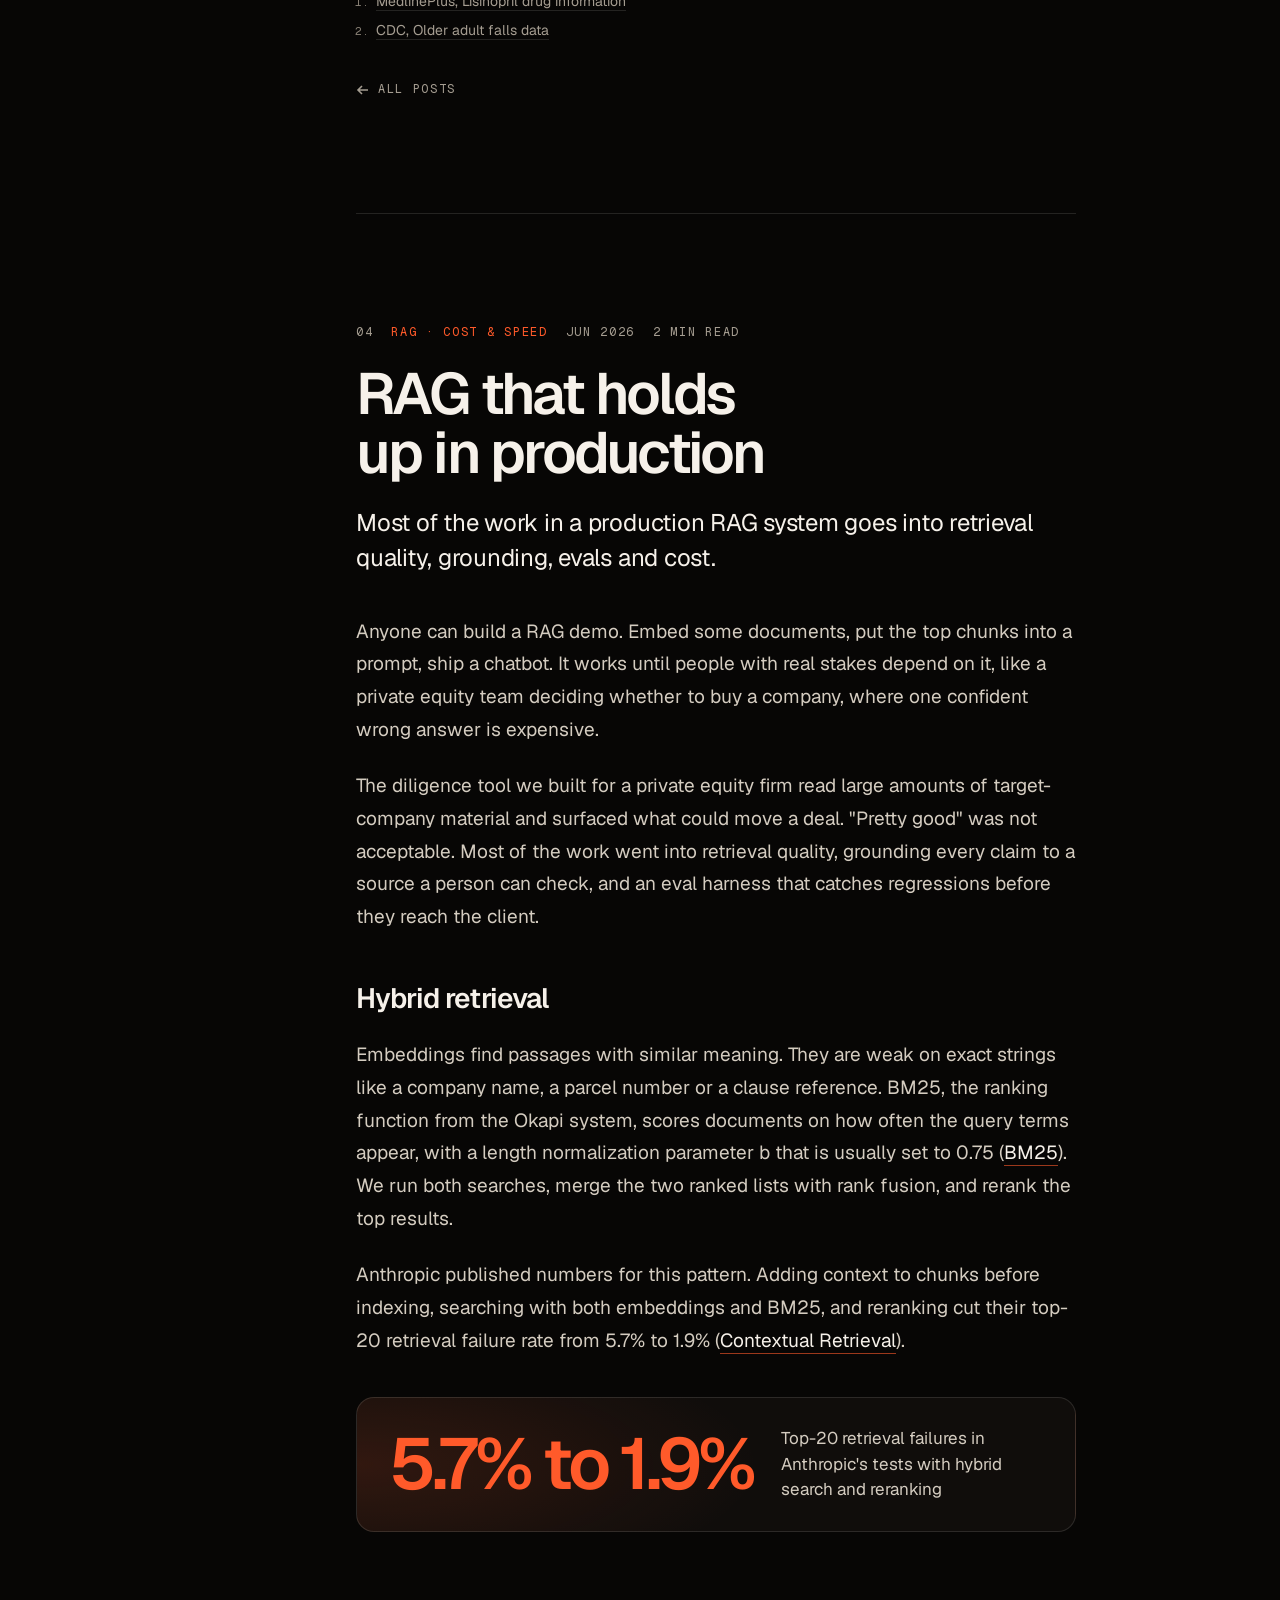
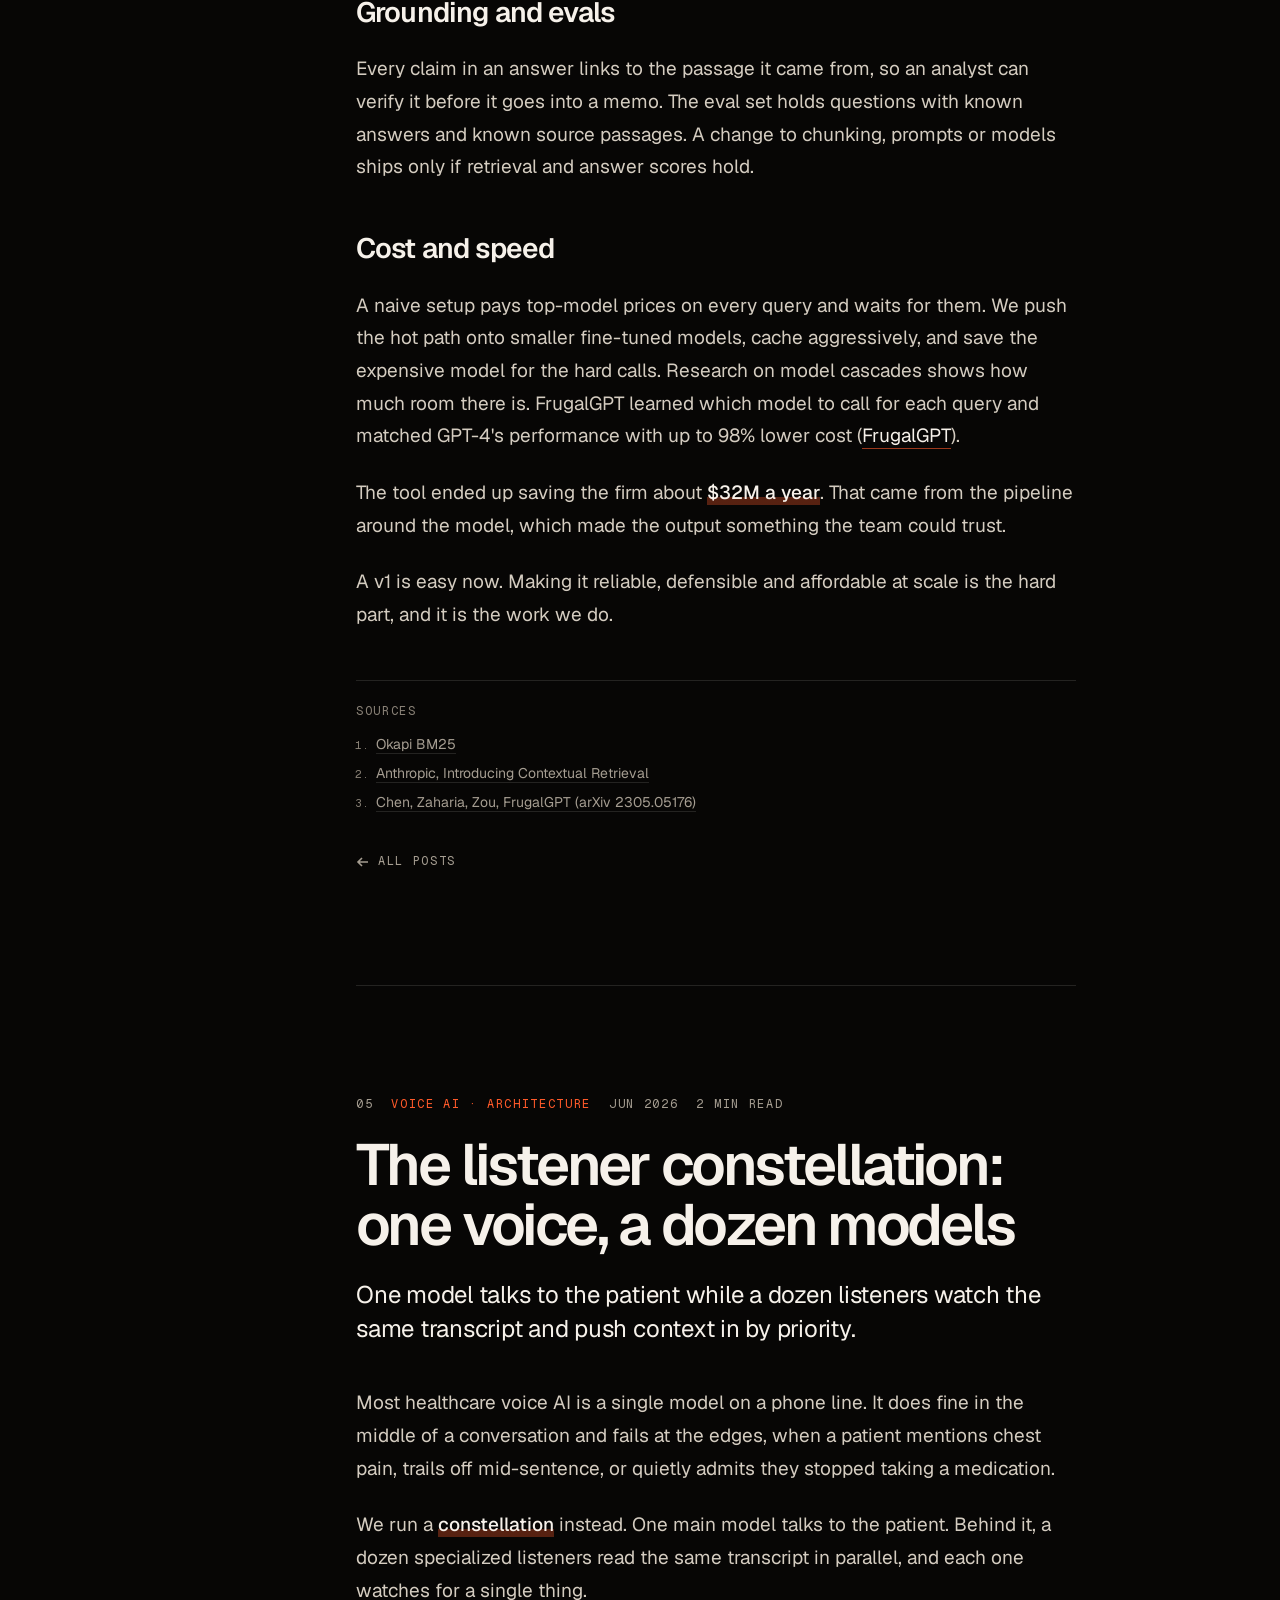
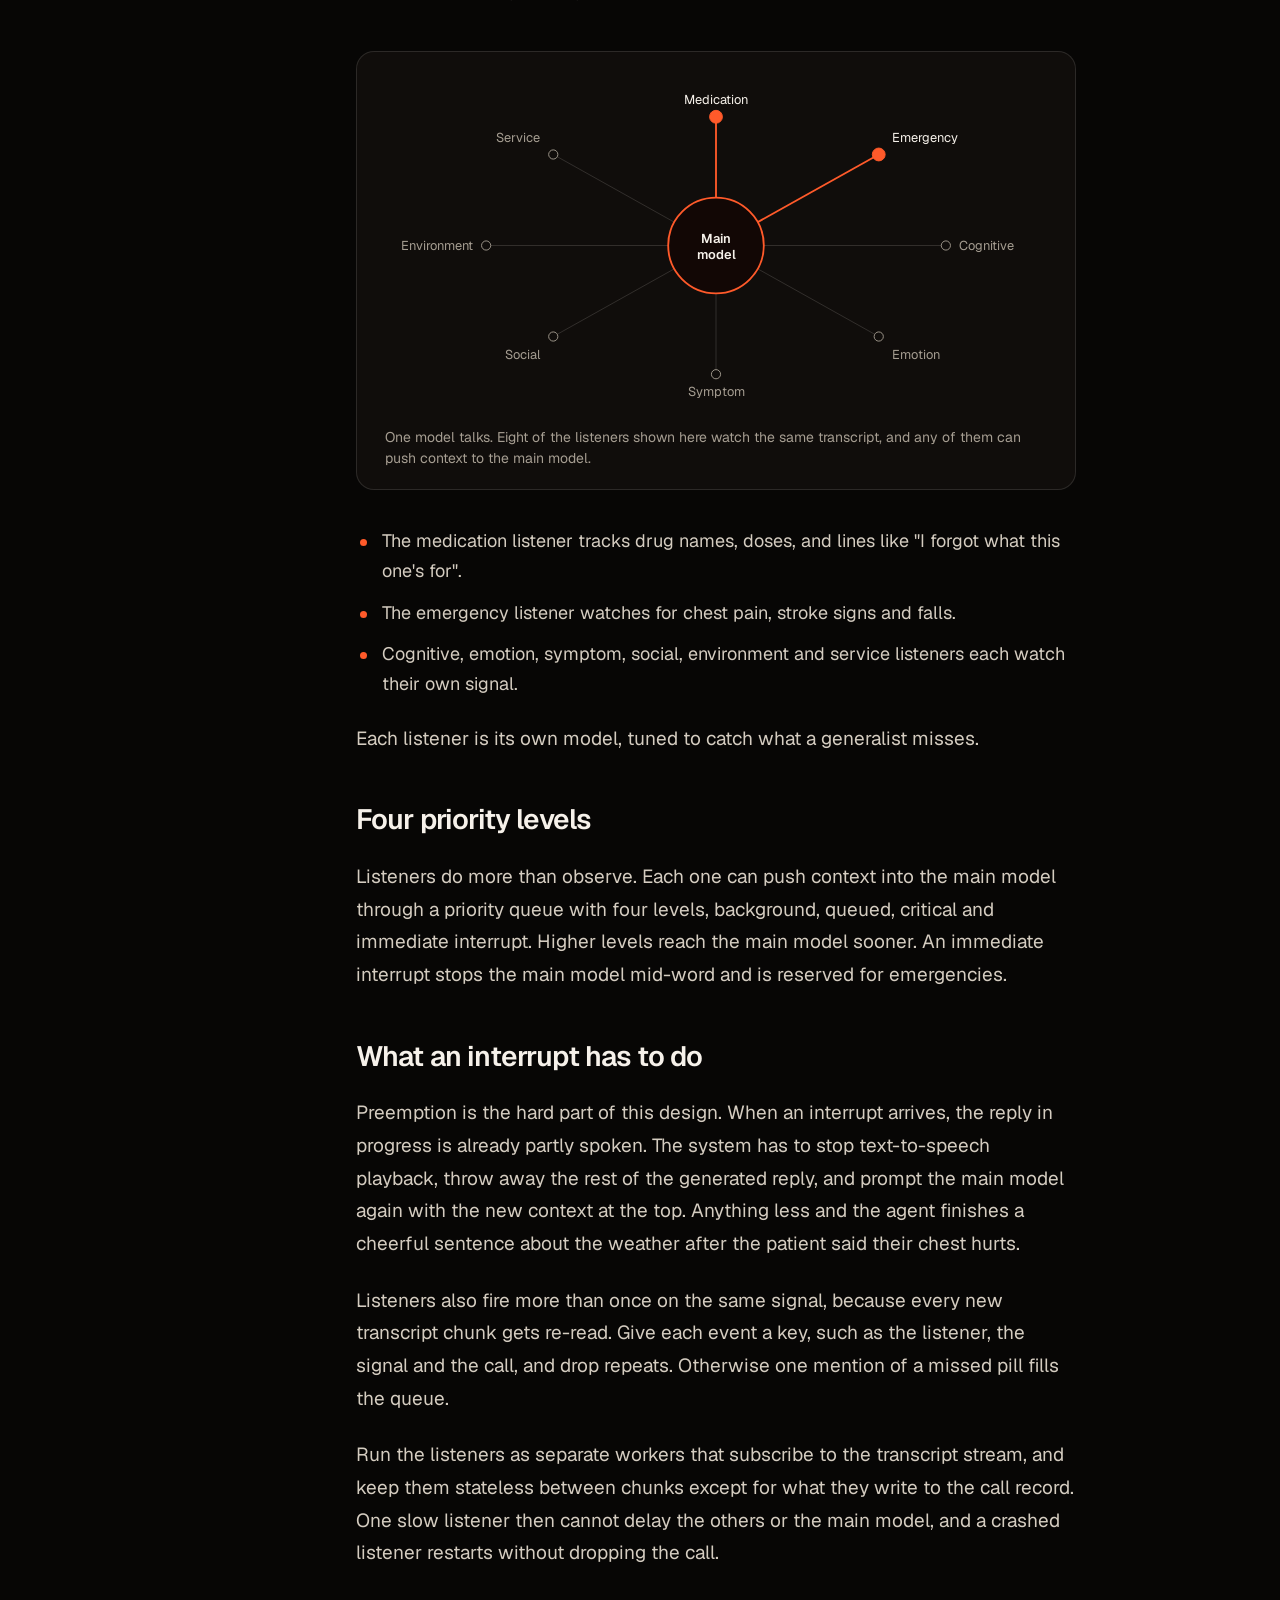
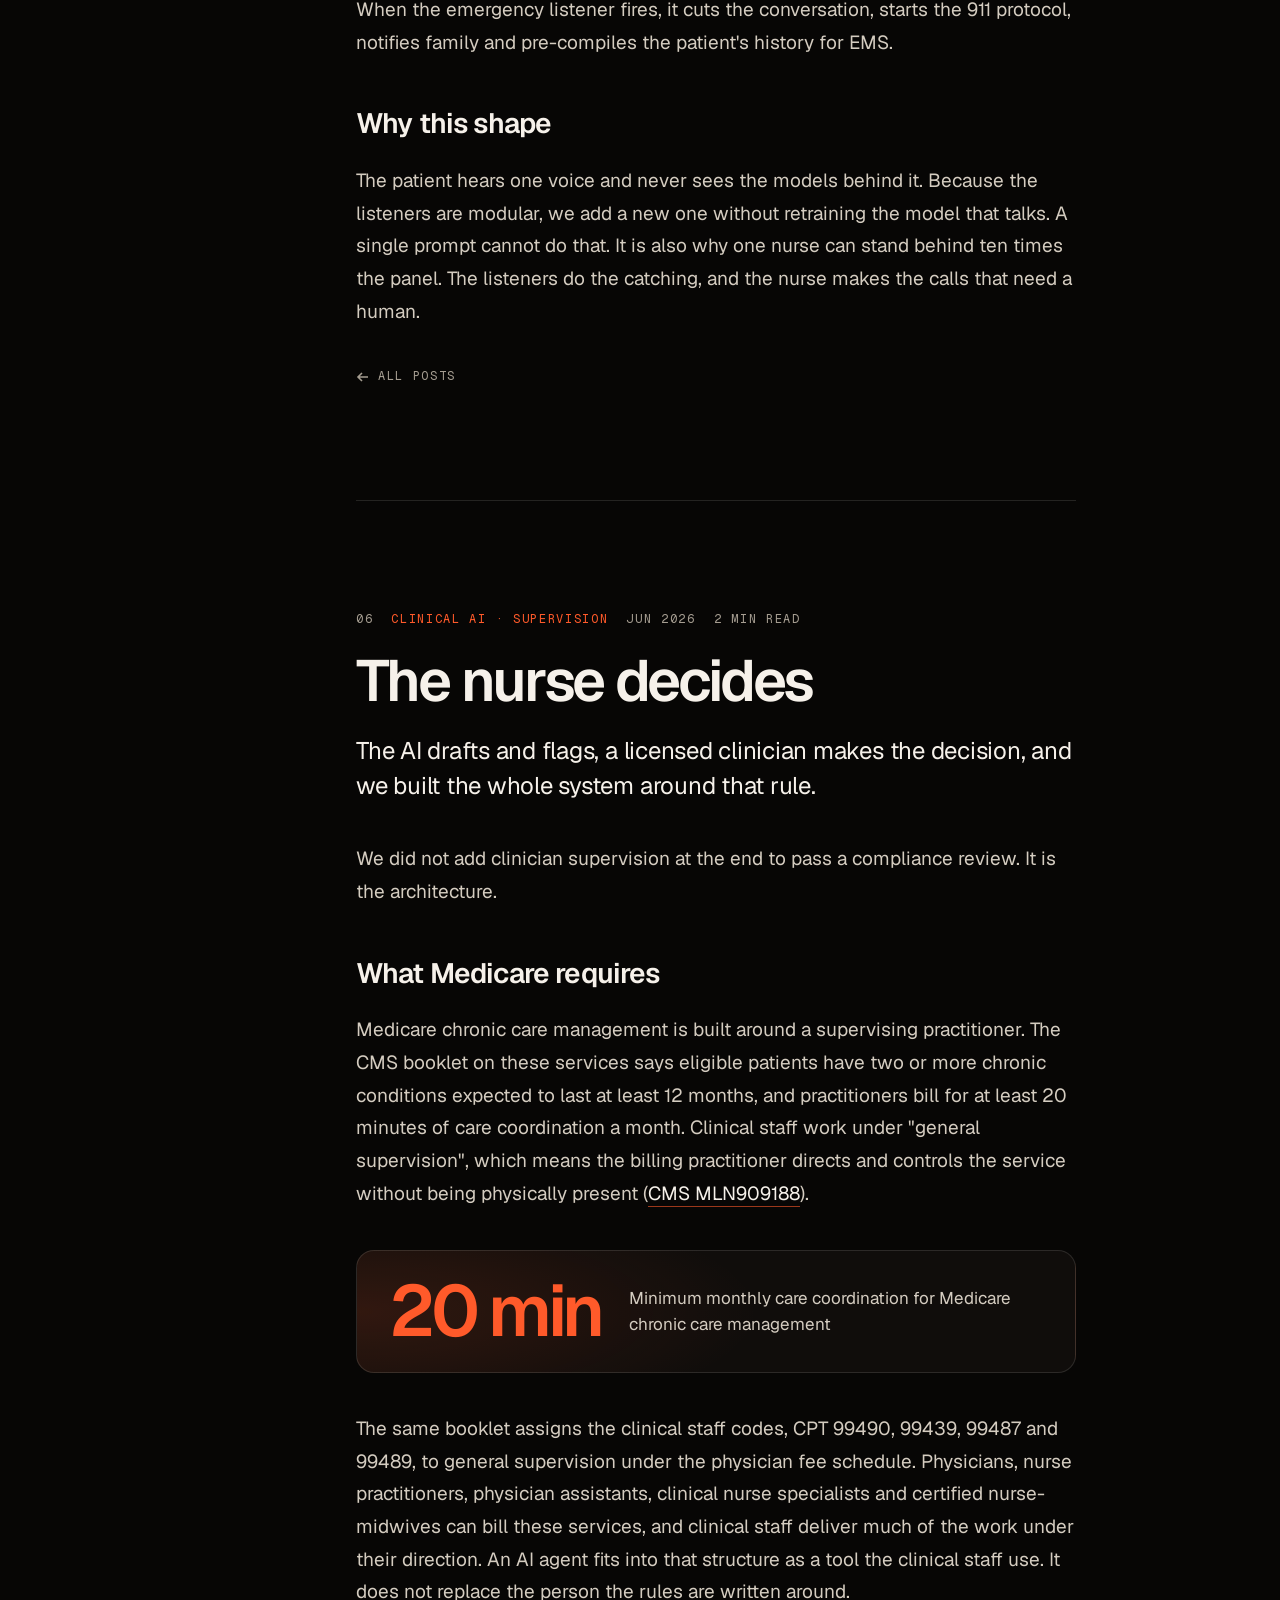
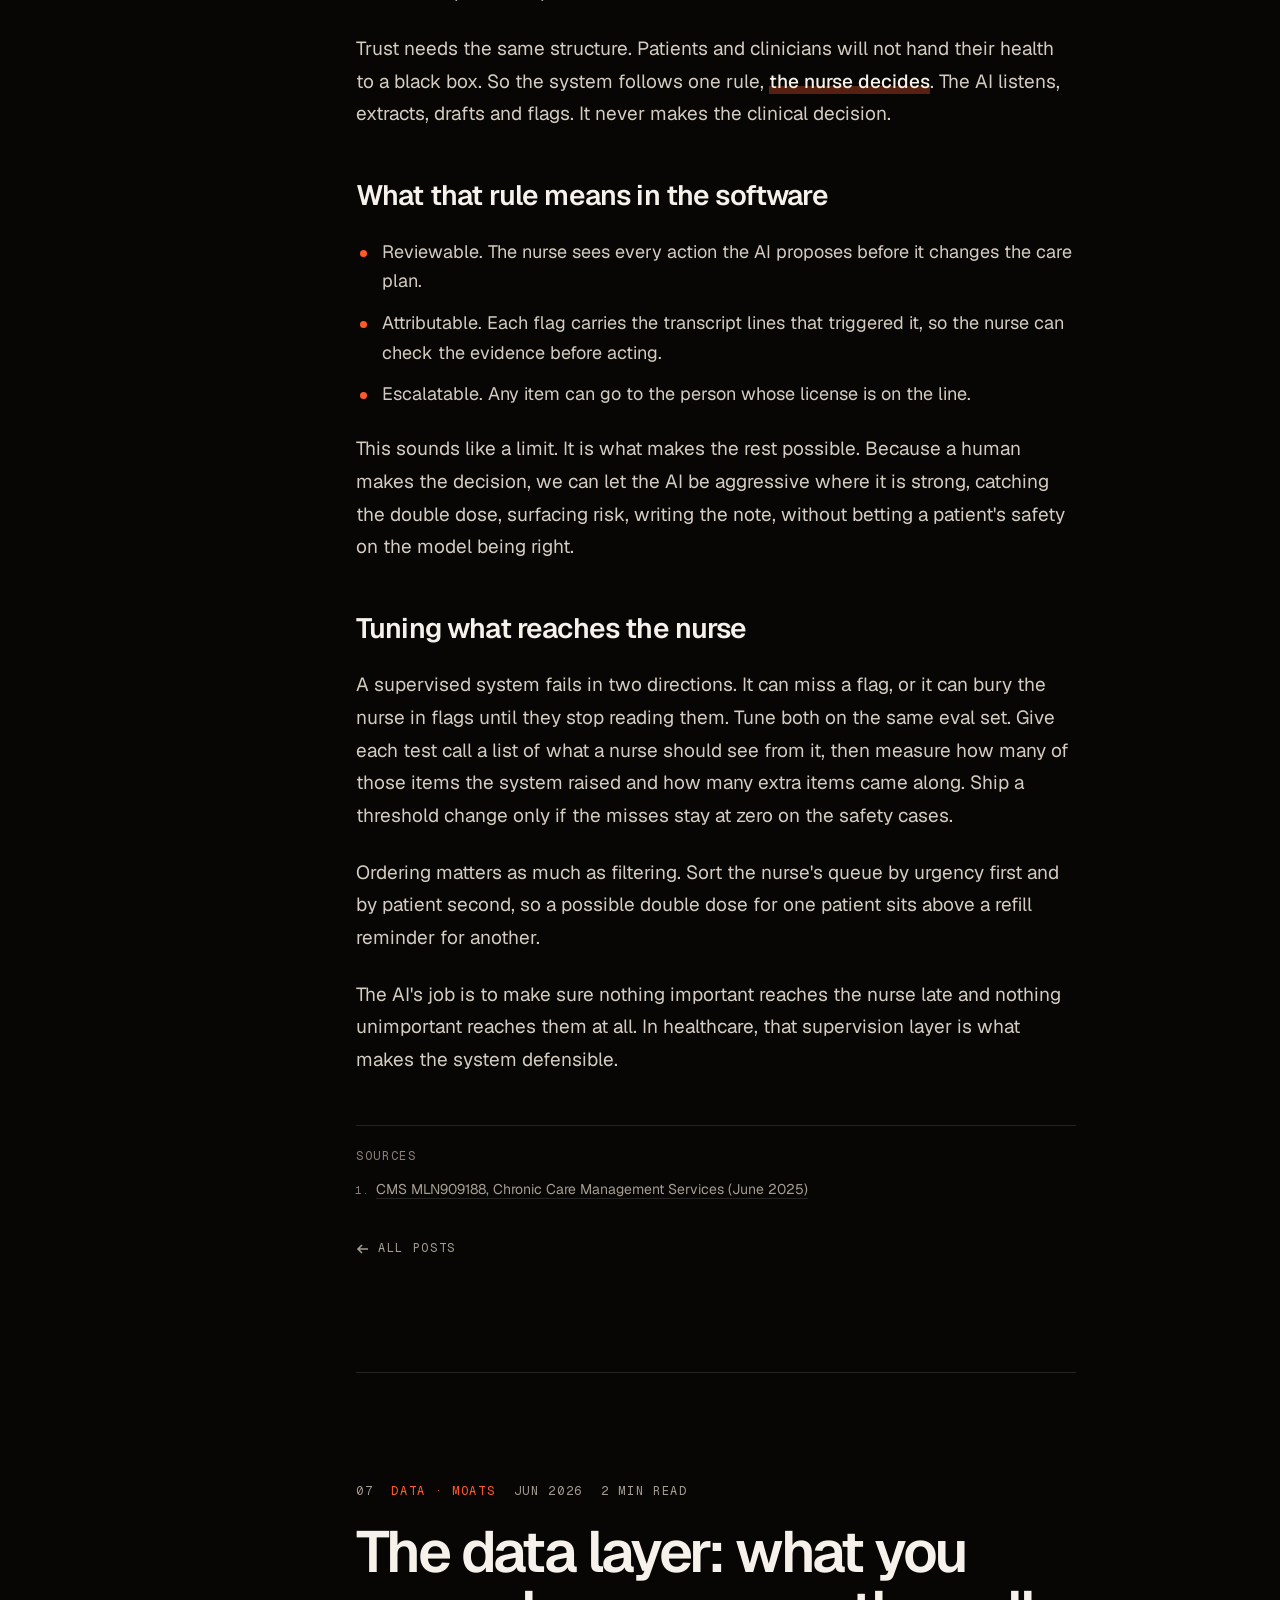
<file: blog.html>
<!DOCTYPE html>
<html lang="en">
<head>
<meta charset="UTF-8">
<meta name="viewport" content="width=device-width, initial-scale=1.0">
<title>Banter AI Studio, Engineering Notes</title>
<meta name="description" content="Field notes from building defensible AI products. Voice latency, phone-tree agents, clinical safety, production RAG.">
<link rel="stylesheet" href="assets/blog.css">
<link rel="icon" href="assets/favicon.svg" type="image/svg+xml">
<link rel="icon" href="assets/favicon-32.png" sizes="32x32" type="image/png">
<link rel="apple-touch-icon" href="assets/apple-touch-icon.png">
</head>
<body>
<nav>
  <div class="row">
    <a class="mark" href="index.html"><svg class="logo" viewBox="0 0 100 100" aria-hidden="true"><path d="M77.71 34A32 32 0 1 1 39.06 19.93" fill="none" stroke="currentColor" stroke-width="13" stroke-linecap="round"/><circle cx="65.02" cy="21.75" r="7" fill="#ff5a2a"/></svg> Banter AI Studio</a>
    <div class="nav-right">
      <a class="nav-link hide-sm" href="index.html">Studio</a>
      <a class="nav-link on" href="engineering.html">Engineering Blog</a>
      <a class="nav-link nav-cta" href="mailto:adam@banterai.app">Contact</a>
    </div>
  </div>
</nav>
<header class="top" id="top">
  <div class="wrap">
    <div>
      <div class="mono eyebrow">Engineering notes</div>
      <h1>Notes from the build</h1>
      <p>How we make AI products hold up after launch. Most of it never shows in a demo.</p>
    </div>
    <canvas class="eclipse" data-r=".27" aria-hidden="true"></canvas>
  </div>
</header>
<div class="wrap read">
  <aside class="toc" aria-label="Articles">
    <div class="mono">In this issue</div>
    <a href="#latency"><span>01</span><span>Sub-250 ms, or it isn&#x27;t a conversation</span></a>
    <a href="#phone-tree"><span>02</span><span>Getting an AI agent through a payer phone tree</span></a>
    <a href="#double-dose"><span>03</span><span>The double-dose problem</span></a>
    <a href="#rag"><span>04</span><span>RAG that holds up in production</span></a>
    <a href="#constellation"><span>05</span><span>The listener constellation: one voice, a dozen models</span></a>
    <a href="#supervision"><span>06</span><span>The nurse decides</span></a>
    <a href="#data-layer"><span>07</span><span>The data layer: what you own when you own the calls</span></a>
    <a href="#agents"><span>08</span><span>The work happens while you&#x27;re still talking</span></a>
    <a href="#ehr"><span>09</span><span>Documenting into any EHR without an integration project</span></a>
  </aside>
  <div>
  <article id="latency">
    <div class="kick mono"><span>01</span><span class="tag">Voice AI · Latency</span><span>Jun 2026</span><span>2 min read</span></div>
    <h2>Sub-250 ms, or it isn&#x27;t a conversation</h2>
    <p class="dek">People leave very short gaps between turns, so we treat the whole voice pipeline as one latency budget.</p>
    <div class="body">
      <p>A demo voice agent can take two seconds to answer and still look fine in a screen recording. Put a real person on the line, a 74-year-old on a care call or a billing rep at a payer, and two seconds breaks the call. They talk over the agent. They hang up. They decide it is broken.</p>
      <p>People expect fast replies because they get them from each other. A 2009 study in PNAS recorded conversations in 10 languages, from small indigenous communities to major world languages. Every one of them avoided overlapping talk and kept the silence between turns short, and each language's average gap sat within 250 ms of the cross-language mean (<a href="https://cognitionandculture.net/blogs/icci-blog/universals-and-cultural-variation-in-turn-taking-in-conversation">Stivers et al.</a>). So the number we chase is end-to-end latency under <span class="lead-in">about 250 milliseconds</span>, from the moment the caller stops talking to the first syllable of the reply.</p>
      <figure class="fig" aria-hidden="true"><svg viewBox="0 0 720 230" width="100%"><text x="150.0" y="18" fill="#a59d91" font-family="Geist Mono" font-size="12" letter-spacing="1" text-anchor="middle">0</text><line x1="150.0" y1="26" x2="150.0" y2="210" stroke="rgba(246,241,234,.16)" stroke-dasharray="2 4"/><text x="240.0" y="18" fill="#a59d91" font-family="Geist Mono" font-size="12" letter-spacing="1" text-anchor="middle">250</text><line x1="240.0" y1="26" x2="240.0" y2="210" stroke="rgba(246,241,234,.16)" stroke-dasharray="2 4"/><text x="330.0" y="18" fill="#a59d91" font-family="Geist Mono" font-size="12" letter-spacing="1" text-anchor="middle">500</text><line x1="330.0" y1="26" x2="330.0" y2="210" stroke="rgba(246,241,234,.16)" stroke-dasharray="2 4"/><text x="420.0" y="18" fill="#a59d91" font-family="Geist Mono" font-size="12" letter-spacing="1" text-anchor="middle">750</text><line x1="420.0" y1="26" x2="420.0" y2="210" stroke="rgba(246,241,234,.16)" stroke-dasharray="2 4"/><text x="510.0" y="18" fill="#a59d91" font-family="Geist Mono" font-size="12" letter-spacing="1" text-anchor="middle">1000</text><line x1="510.0" y1="26" x2="510.0" y2="210" stroke="rgba(246,241,234,.16)" stroke-dasharray="2 4"/><text x="600.0" y="18" fill="#a59d91" font-family="Geist Mono" font-size="12" letter-spacing="1" text-anchor="middle">1250</text><line x1="600.0" y1="26" x2="600.0" y2="210" stroke="rgba(246,241,234,.16)" stroke-dasharray="2 4"/><text x="0" y="61" fill="#a59d91" font-family="Geist" font-size="14">Wait then call</text><rect x="150.0" y="44" width="148.2" height="26" rx="6" fill="rgba(246,241,234,.06)" stroke="rgba(246,241,234,.16)"/><text x="160.0" y="61" fill="#a59d91" font-family="Geist Mono" font-size="12" letter-spacing="1">WAIT FOR SILENCE</text><rect x="301.2" y="44" width="198.60000000000002" height="26" rx="6" fill="rgba(246,241,234,.06)" stroke="rgba(246,241,234,.16)"/><text x="311.2" y="61" fill="#a59d91" font-family="Geist Mono" font-size="12" letter-spacing="1">MODEL</text><rect x="502.8" y="44" width="94.19999999999999" height="26" rx="6" fill="rgba(246,241,234,.06)" stroke="rgba(246,241,234,.16)"/><text x="512.8" y="61" fill="#a59d91" font-family="Geist Mono" font-size="12" letter-spacing="1">SPEAK</text><text x="0" y="103" fill="#f6f1ea" font-family="Geist" font-size="14">Streaming STT</text><rect x="150.0" y="86" width="58.19999999999999" height="26" rx="6" fill="rgba(255,90,42,.22)" stroke="#ff5a2a"/><text x="0" y="145" fill="#f6f1ea" font-family="Geist" font-size="14">Reason on partials</text><rect x="175.2" y="128" width="49.19999999999999" height="26" rx="6" fill="rgba(255,90,42,.22)" stroke="#ff5a2a"/><text x="0" y="187" fill="#f6f1ea" font-family="Geist" font-size="14">Stream TTS</text><rect x="213.0" y="170" width="22.19999999999999" height="26" rx="6" fill="rgba(255,90,42,.22)" stroke="#ff5a2a"/><line x1="240.0" y1="26" x2="240.0" y2="214" stroke="#ff5a2a" stroke-width="2"/><text x="248.0" y="226" fill="#ff5a2a" font-family="Geist Mono" font-size="12" letter-spacing="1">~250 MS</text></svg><figcaption>Where the time goes. A pipeline that waits for silence and then calls one model, against stages that overlap. Bar lengths are illustrative.</figcaption></figure>
      <div class="stat"><b>~250 ms</b><span>Our target from the caller&#x27;s last word to the agent&#x27;s first syllable</span></div>
      <h3>Where the time goes</h3>
      <p>A naive pipeline runs each stage in order, and every stage waits for the one before it to finish.</p>
      <ul><li>Endpointing. The system has to decide the caller is done. Waiting for a long silence is safe and slow. Cutting in early interrupts people mid-thought.</li><li>Recognition. Batch speech-to-text starts only after the audio ends.</li><li>Reasoning. The model reads the whole prompt before it produces the first token.</li><li>Synthesis. Text-to-speech waits for a full sentence before it plays anything.</li></ul>
      <p>Add those up and you get the two-second pause that makes people talk over the agent.</p>
      <h3>How we cut it</h3>
      <p>We stream audio into speech-to-text and read interim results as they arrive. Google's Speech-to-Text documentation describes the split we rely on. An interim result is the current guess for a stretch of audio and may change, and a final result is the last, best guess for it (<a href="https://docs.cloud.google.com/speech-to-text/docs/v1/speech-to-text-requests">Google Cloud docs</a>). We start reasoning on the partial transcript, so most of the thinking is done by the time the final result lands.</p>
      <p>We pick a different model for each stage. The fast one sits on the critical path. The larger one runs where we can hide its latency. We stream the reply into text-to-speech token by token, so the first syllable plays while the rest of the sentence is still being written.</p>
      <p>We also handle barge-in. When the caller starts to speak, the agent stops its own audio and listens, the way a person would. Without this, the agent keeps talking over a patient who is trying to correct it.</p>
      <h3>What it gets us</h3>
      <p>Our agents run roughly <span class="lead-in">4 to 6x faster</span> than typical healthcare voice AI. A patient with hearing aids and a lot on their mind does not notice a delay. None of this shows up in a demo. It shows up on call number ten thousand, when a patient decides whether to keep picking up.</p>
    </div>
    <div class="sources"><div class="mono">Sources</div><ol><li><a href="https://cognitionandculture.net/blogs/icci-blog/universals-and-cultural-variation-in-turn-taking-in-conversation" target="_blank" rel="noopener">Stivers et al., PNAS 2009, Universals and cultural variation in turn-taking in conversation</a></li><li><a href="https://docs.cloud.google.com/speech-to-text/docs/v1/speech-to-text-requests" target="_blank" rel="noopener">Google Cloud, Speech-to-Text requests: streaming recognition and interim results</a></li></ol></div>
    <a class="back mono" href="engineering.html"><svg viewBox="0 0 14 14" width="14" height="14" aria-hidden="true"><path d="M12 7H2M6 3L2 7l4 4" fill="none" stroke="currentColor" stroke-width="1.6"/></svg> All posts</a>
  </article>
  <article id="phone-tree">
    <div class="kick mono"><span>02</span><span class="tag">Voice agents · Reliability</span><span>Jun 2026</span><span>2 min read</span></div>
    <h2>Getting an AI agent through a payer phone tree</h2>
    <p class="dek">We run reimbursement calls as a control problem, with a state machine, real keypad tones and a confidence line that hands off to a person.</p>
    <div class="body">
      <p>One of the AI healthcare startups we built for needed to get paid faster. Visiting-nurse reimbursement means calling insurers, sitting through phone trees, waiting on hold and answering the same questions many times a day. An agent can do this work if it survives contact with a real interactive voice response system, or IVR.</p>
      <p>IVRs are hard on agents. Every payer's tree is different and changes without notice. One call mixes keypad menus ("press 3"), speech prompts ("say your member ID"), dead air, and hold music that can sound like a person picking up. A naive agent loses its place within seconds.</p>
      <figure class="fig" aria-hidden="true"><svg viewBox="0 0 720 150" width="100%"><line x1="84" y1="50" x2="246" y2="50" stroke="#ff5a2a" stroke-width="2"/><circle cx="70" cy="50" r="12" fill="#100d0b" stroke="#ff5a2a" stroke-width="2"/><text x="70" y="96" fill="#f6f1ea" font-family="Geist Mono" font-size="12" letter-spacing="1" text-anchor="middle">MENU</text><text x="70" y="120" fill="#a59d91" font-family="Geist" font-size="14" text-anchor="middle">Press 3</text><line x1="274" y1="50" x2="436" y2="50" stroke="#ff5a2a" stroke-width="2"/><circle cx="260" cy="50" r="12" fill="#100d0b" stroke="#ff5a2a" stroke-width="2"/><text x="260" y="96" fill="#f6f1ea" font-family="Geist Mono" font-size="12" letter-spacing="1" text-anchor="middle">PROMPT</text><text x="260" y="120" fill="#a59d91" font-family="Geist" font-size="14" text-anchor="middle">Say member ID</text><line x1="464" y1="50" x2="626" y2="50" stroke="#ff5a2a" stroke-width="2"/><circle cx="450" cy="50" r="12" fill="#100d0b" stroke="#ff5a2a" stroke-width="2"/><text x="450" y="96" fill="#f6f1ea" font-family="Geist Mono" font-size="12" letter-spacing="1" text-anchor="middle">HOLD</text><text x="450" y="120" fill="#a59d91" font-family="Geist" font-size="14" text-anchor="middle">Music, not a human</text><circle cx="640" cy="50" r="12" fill="#ff5a2a" stroke="#ff5a2a" stroke-width="2"/><text x="640" y="96" fill="#f6f1ea" font-family="Geist Mono" font-size="12" letter-spacing="1" text-anchor="middle">HUMAN</text><text x="640" y="120" fill="#a59d91" font-family="Geist" font-size="14" text-anchor="middle">Live rep</text><path d="M260 30 q 95 -34 190 0" fill="none" stroke="rgba(246,241,234,.16)" stroke-dasharray="3 4"/><text x="355" y="12" fill="#a59d91" font-family="Geist Mono" font-size="12" letter-spacing="1" text-anchor="middle">RECOVER WHEN THE TREE SHIFTS</text></svg><figcaption>The call as a state machine. The agent classifies the audio, picks the state, and acts: tones at a menu, speech at a prompt, silence on hold.</figcaption></figure>
      <h3>A state machine, not a chat</h3>
      <p>We treat the call as a <span class="lead-in">control problem</span>. The agent runs a state machine over the call. At each moment it classifies the audio as a menu, a prompt, hold, or a live human, and acts for that state. It keeps a model of where it sits in the tree, so when the payer moves an option it can back up and recover instead of guessing.</p>
      <h3>Keypresses are tones</h3>
      <p>Pressing 3 on a phone sends two tones at once. DTMF signaling, standardized in ITU-T Recommendation Q.23, uses a low group of 697, 770, 852 and 941 Hz and a high group of 1209, 1336, 1477 and 1633 Hz. The digit 3 is 697 Hz plus 1477 Hz (<a href="https://en.wikipedia.org/wiki/Dual-tone_multi-frequency_signaling">DTMF</a>). Many IVR menus only listen for tones, so the agent plays the tone pair on the audio channel instead of saying "three".</p>
      <h3>Hold music is not a person</h3>
      <p>Telling hold music from a human pickup is its own classifier. Twilio's answering machine detection shows the shape of the problem. It measures stretches of speech and silence, and by default it treats a speech segment longer than 2400 ms as a likely machine and 1200 ms of silence as the end of a segment (<a href="https://www.twilio.com/docs/voice/answering-machine-detection">Twilio docs</a>). A recorded loop talks in long, regular runs. A person says a short greeting and stops to wait for an answer. Timing features of this kind keep the agent from pitching its questions to elevator music.</p>
      <p>The agent also has a hard escalation line. When its confidence drops below the threshold, it hands the call to a person. Whether a nurse gets paid is not something to guess on.</p>
      <p>A version that walks one happy path takes a weekend. The version that holds up across hundreds of payers is the product.</p>
    </div>
    <div class="sources"><div class="mono">Sources</div><ol><li><a href="https://en.wikipedia.org/wiki/Dual-tone_multi-frequency_signaling" target="_blank" rel="noopener">Dual-tone multi-frequency signaling (ITU-T Q.23 frequencies)</a></li><li><a href="https://www.twilio.com/docs/voice/answering-machine-detection" target="_blank" rel="noopener">Twilio Docs, Answering Machine Detection</a></li></ol></div>
    <a class="back mono" href="engineering.html"><svg viewBox="0 0 14 14" width="14" height="14" aria-hidden="true"><path d="M12 7H2M6 3L2 7l4 4" fill="none" stroke="currentColor" stroke-width="1.6"/></svg> All posts</a>
  </article>
  <article id="double-dose">
    <div class="kick mono"><span>03</span><span class="tag">Clinical AI · Evals</span><span>Jun 2026</span><span>2 min read</span></div>
    <h2>The double-dose problem</h2>
    <p class="dek">A clinical agent has to ask the right question, and evals on real transcripts are how we prove it does.</p>
    <div class="body">
      <p>Here is a failure a demo will not show. On a care call, a patient says they have been tired and a little dizzy. The AI reviews their medications and asks about the ones unrelated to those symptoms. It never checks the blood pressure medication. The patient had been taking twice their prescribed dose of lisinopril. The AI missed the one thing that mattered.</p>
      <h3>Why dizziness points at the blood pressure pill</h3>
      <p>Lisinopril lowers blood pressure. MedlinePlus lists dizziness as a common side effect and lists lightheadedness and fainting among the signs of an overdose (<a href="https://medlineplus.gov/druginfo/meds/a692051.html">MedlinePlus</a>). In an older patient, a double dose can drop blood pressure far enough to cause a fall. The CDC reports that over 14 million adults aged 65 and older, 1 in 4, report falling every year (<a href="https://www.cdc.gov/falls/data-research/index.html">CDC</a>).</p>
      <div class="stat"><b>1 in 4</b><span>Adults 65 and older who report a fall each year, per the CDC</span></div>
      <h3>A map from symptoms to drug classes</h3>
      <p>A chatbot answers questions. A clinical agent has to ask them. The layer most teams skip is a map from reported symptoms to the drug classes most likely to cause them. With that map, dizziness and fatigue <span class="lead-in">raise</span> the priority of asking about antihypertensives, anticoagulants and insulin, so the agent probes the dangerous drug first. That question is the one that keeps someone out of the ER.</p>
      <p>Keep the map as reviewable data, outside the prompt. A clinician can then read it line by line and change it without anyone touching the model.</p>
      <h3>Evals that score the catch</h3>
      <p>A better prompt will not get you this. Evals will. We run the agent against real call transcripts and score one thing, whether it surfaced the actual risk. Fluency earns no points. A test case for this problem holds the following.</p>
      <ul><li>The transcript up to the moment the patient mentions symptoms.</li><li>The patient's medication list.</li><li>The expected behavior, here a question about the lisinopril dose before the call moves on.</li></ul>
      <p>Run the same case many times. A model that asks the right question four times out of five still misses the fifth patient, so track the rate across repeated runs and treat any miss on a safety case as a release blocker. Turn every real miss found in production into a new test case. The set then grows with the failures that matter.</p>
      <p>A fluent agent is easy to build. An agent that is correct on the calls that matter is the job, and it is also where the product becomes defensible.</p>
    </div>
    <div class="sources"><div class="mono">Sources</div><ol><li><a href="https://medlineplus.gov/druginfo/meds/a692051.html" target="_blank" rel="noopener">MedlinePlus, Lisinopril drug information</a></li><li><a href="https://www.cdc.gov/falls/data-research/index.html" target="_blank" rel="noopener">CDC, Older adult falls data</a></li></ol></div>
    <a class="back mono" href="engineering.html"><svg viewBox="0 0 14 14" width="14" height="14" aria-hidden="true"><path d="M12 7H2M6 3L2 7l4 4" fill="none" stroke="currentColor" stroke-width="1.6"/></svg> All posts</a>
  </article>
  <article id="rag">
    <div class="kick mono"><span>04</span><span class="tag">RAG · Cost &amp; speed</span><span>Jun 2026</span><span>2 min read</span></div>
    <h2>RAG that holds up in production</h2>
    <p class="dek">Most of the work in a production RAG system goes into retrieval quality, grounding, evals and cost.</p>
    <div class="body">
      <p>Anyone can build a RAG demo. Embed some documents, put the top chunks into a prompt, ship a chatbot. It works until people with real stakes depend on it, like a private equity team deciding whether to buy a company, where one confident wrong answer is expensive.</p>
      <p>The diligence tool we built for a private equity firm read large amounts of target-company material and surfaced what could move a deal. "Pretty good" was not acceptable. Most of the work went into retrieval quality, grounding every claim to a source a person can check, and an eval harness that catches regressions before they reach the client.</p>
      <h3>Hybrid retrieval</h3>
      <p>Embeddings find passages with similar meaning. They are weak on exact strings like a company name, a parcel number or a clause reference. BM25, the ranking function from the Okapi system, scores documents on how often the query terms appear, with a length normalization parameter b that is usually set to 0.75 (<a href="https://en.wikipedia.org/wiki/Okapi_BM25">BM25</a>). We run both searches, merge the two ranked lists with rank fusion, and rerank the top results.</p>
      <p>Anthropic published numbers for this pattern. Adding context to chunks before indexing, searching with both embeddings and BM25, and reranking cut their top-20 retrieval failure rate from 5.7% to 1.9% (<a href="https://www.anthropic.com/news/contextual-retrieval">Contextual Retrieval</a>).</p>
      <div class="stat"><b>5.7% to 1.9%</b><span>Top-20 retrieval failures in Anthropic&#x27;s tests with hybrid search and reranking</span></div>
      <h3>Grounding and evals</h3>
      <p>Every claim in an answer links to the passage it came from, so an analyst can verify it before it goes into a memo. The eval set holds questions with known answers and known source passages. A change to chunking, prompts or models ships only if retrieval and answer scores hold.</p>
      <h3>Cost and speed</h3>
      <p>A naive setup pays top-model prices on every query and waits for them. We push the hot path onto smaller fine-tuned models, cache aggressively, and save the expensive model for the hard calls. Research on model cascades shows how much room there is. FrugalGPT learned which model to call for each query and matched GPT-4's performance with up to 98% lower cost (<a href="https://arxiv.org/abs/2305.05176">FrugalGPT</a>).</p>
      <p>The tool ended up saving the firm about <span class="lead-in">$32M a year</span>. That came from the pipeline around the model, which made the output something the team could trust.</p>
      <p>A v1 is easy now. Making it reliable, defensible and affordable at scale is the hard part, and it is the work we do.</p>
    </div>
    <div class="sources"><div class="mono">Sources</div><ol><li><a href="https://en.wikipedia.org/wiki/Okapi_BM25" target="_blank" rel="noopener">Okapi BM25</a></li><li><a href="https://www.anthropic.com/news/contextual-retrieval" target="_blank" rel="noopener">Anthropic, Introducing Contextual Retrieval</a></li><li><a href="https://arxiv.org/abs/2305.05176" target="_blank" rel="noopener">Chen, Zaharia, Zou, FrugalGPT (arXiv 2305.05176)</a></li></ol></div>
    <a class="back mono" href="engineering.html"><svg viewBox="0 0 14 14" width="14" height="14" aria-hidden="true"><path d="M12 7H2M6 3L2 7l4 4" fill="none" stroke="currentColor" stroke-width="1.6"/></svg> All posts</a>
  </article>
  <article id="constellation">
    <div class="kick mono"><span>05</span><span class="tag">Voice AI · Architecture</span><span>Jun 2026</span><span>2 min read</span></div>
    <h2>The listener constellation: one voice, a dozen models</h2>
    <p class="dek">One model talks to the patient while a dozen listeners watch the same transcript and push context in by priority.</p>
    <div class="body">
      <p>Most healthcare voice AI is a single model on a phone line. It does fine in the middle of a conversation and fails at the edges, when a patient mentions chest pain, trails off mid-sentence, or quietly admits they stopped taking a medication.</p>
      <p>We run a <span class="lead-in">constellation</span> instead. One main model talks to the patient. Behind it, a dozen specialized listeners read the same transcript in parallel, and each one watches for a single thing.</p>
      <figure class="fig" aria-hidden="true"><svg viewBox="0 0 720 360" width="100%"><line x1="360" y1="180" x2="360" y2="40" stroke="#ff5a2a" stroke-width="2"/><circle cx="360" cy="40" r="7" fill="#ff5a2a" stroke="#ff5a2a"/><text x="360" y="26" fill="#f6f1ea" font-family="Geist" font-size="14" text-anchor="middle">Medication</text><line x1="360" y1="180" x2="537" y2="81" stroke="#ff5a2a" stroke-width="2"/><circle cx="537" cy="81" r="7" fill="#ff5a2a" stroke="#ff5a2a"/><text x="551" y="67" fill="#f6f1ea" font-family="Geist" font-size="14" text-anchor="start">Emergency</text><line x1="360" y1="180" x2="610" y2="180" stroke="rgba(246,241,234,.16)" stroke-width="1"/><circle cx="610" cy="180" r="5" fill="#100d0b" stroke="#a59d91"/><text x="624" y="185" fill="#a59d91" font-family="Geist" font-size="14" text-anchor="start">Cognitive</text><line x1="360" y1="180" x2="537" y2="279" stroke="rgba(246,241,234,.16)" stroke-width="1"/><circle cx="537" cy="279" r="5" fill="#100d0b" stroke="#a59d91"/><text x="551" y="303" fill="#a59d91" font-family="Geist" font-size="14" text-anchor="start">Emotion</text><line x1="360" y1="180" x2="360" y2="320" stroke="rgba(246,241,234,.16)" stroke-width="1"/><circle cx="360" cy="320" r="5" fill="#100d0b" stroke="#a59d91"/><text x="360" y="344" fill="#a59d91" font-family="Geist" font-size="14" text-anchor="middle">Symptom</text><line x1="360" y1="180" x2="183" y2="279" stroke="rgba(246,241,234,.16)" stroke-width="1"/><circle cx="183" cy="279" r="5" fill="#100d0b" stroke="#a59d91"/><text x="169" y="303" fill="#a59d91" font-family="Geist" font-size="14" text-anchor="end">Social</text><line x1="360" y1="180" x2="110" y2="180" stroke="rgba(246,241,234,.16)" stroke-width="1"/><circle cx="110" cy="180" r="5" fill="#100d0b" stroke="#a59d91"/><text x="96" y="185" fill="#a59d91" font-family="Geist" font-size="14" text-anchor="end">Environment</text><line x1="360" y1="180" x2="183" y2="81" stroke="rgba(246,241,234,.16)" stroke-width="1"/><circle cx="183" cy="81" r="5" fill="#100d0b" stroke="#a59d91"/><text x="169" y="67" fill="#a59d91" font-family="Geist" font-size="14" text-anchor="end">Service</text><circle cx="360" cy="180" r="52" fill="#120705" stroke="#ff5a2a" stroke-width="2"/><text x="360" y="177" fill="#f6f1ea" font-family="Geist" font-size="14" font-weight="600" text-anchor="middle">Main</text><text x="360" y="195" fill="#f6f1ea" font-family="Geist" font-size="14" font-weight="600" text-anchor="middle">model</text></svg><figcaption>One model talks. Eight of the listeners shown here watch the same transcript, and any of them can push context to the main model.</figcaption></figure>
      <ul><li>The medication listener tracks drug names, doses, and lines like "I forgot what this one's for".</li><li>The emergency listener watches for chest pain, stroke signs and falls.</li><li>Cognitive, emotion, symptom, social, environment and service listeners each watch their own signal.</li></ul>
      <p>Each listener is its own model, tuned to catch what a generalist misses.</p>
      <h3>Four priority levels</h3>
      <p>Listeners do more than observe. Each one can push context into the main model through a priority queue with four levels, background, queued, critical and immediate interrupt. Higher levels reach the main model sooner. An immediate interrupt stops the main model mid-word and is reserved for emergencies.</p>
      <h3>What an interrupt has to do</h3>
      <p>Preemption is the hard part of this design. When an interrupt arrives, the reply in progress is already partly spoken. The system has to stop text-to-speech playback, throw away the rest of the generated reply, and prompt the main model again with the new context at the top. Anything less and the agent finishes a cheerful sentence about the weather after the patient said their chest hurts.</p>
      <p>Listeners also fire more than once on the same signal, because every new transcript chunk gets re-read. Give each event a key, such as the listener, the signal and the call, and drop repeats. Otherwise one mention of a missed pill fills the queue.</p>
      <p>Run the listeners as separate workers that subscribe to the transcript stream, and keep them stateless between chunks except for what they write to the call record. One slow listener then cannot delay the others or the main model, and a crashed listener restarts without dropping the call.</p>
      <p>When the emergency listener fires, it cuts the conversation, starts the 911 protocol, notifies family and pre-compiles the patient's history for EMS.</p>
      <h3>Why this shape</h3>
      <p>The patient hears one voice and never sees the models behind it. Because the listeners are modular, we add a new one without retraining the model that talks. A single prompt cannot do that. It is also why one nurse can stand behind ten times the panel. The listeners do the catching, and the nurse makes the calls that need a human.</p>
    </div>
    
    <a class="back mono" href="engineering.html"><svg viewBox="0 0 14 14" width="14" height="14" aria-hidden="true"><path d="M12 7H2M6 3L2 7l4 4" fill="none" stroke="currentColor" stroke-width="1.6"/></svg> All posts</a>
  </article>
  <article id="supervision">
    <div class="kick mono"><span>06</span><span class="tag">Clinical AI · Supervision</span><span>Jun 2026</span><span>2 min read</span></div>
    <h2>The nurse decides</h2>
    <p class="dek">The AI drafts and flags, a licensed clinician makes the decision, and we built the whole system around that rule.</p>
    <div class="body">
      <p>We did not add clinician supervision at the end to pass a compliance review. It is the architecture.</p>
      <h3>What Medicare requires</h3>
      <p>Medicare chronic care management is built around a supervising practitioner. The CMS booklet on these services says eligible patients have two or more chronic conditions expected to last at least 12 months, and practitioners bill for at least 20 minutes of care coordination a month. Clinical staff work under "general supervision", which means the billing practitioner directs and controls the service without being physically present (<a href="https://www.cms.gov/outreach-and-education/medicare-learning-network-mln/mlnproducts/downloads/chroniccaremanagement.pdf">CMS MLN909188</a>).</p>
      <div class="stat"><b>20 min</b><span>Minimum monthly care coordination for Medicare chronic care management</span></div>
      <p>The same booklet assigns the clinical staff codes, CPT 99490, 99439, 99487 and 99489, to general supervision under the physician fee schedule. Physicians, nurse practitioners, physician assistants, clinical nurse specialists and certified nurse-midwives can bill these services, and clinical staff deliver much of the work under their direction. An AI agent fits into that structure as a tool the clinical staff use. It does not replace the person the rules are written around.</p>
      <p>Trust needs the same structure. Patients and clinicians will not hand their health to a black box. So the system follows one rule, <span class="lead-in">the nurse decides</span>. The AI listens, extracts, drafts and flags. It never makes the clinical decision.</p>
      <h3>What that rule means in the software</h3>
      <ul><li>Reviewable. The nurse sees every action the AI proposes before it changes the care plan.</li><li>Attributable. Each flag carries the transcript lines that triggered it, so the nurse can check the evidence before acting.</li><li>Escalatable. Any item can go to the person whose license is on the line.</li></ul>
      <p>This sounds like a limit. It is what makes the rest possible. Because a human makes the decision, we can let the AI be aggressive where it is strong, catching the double dose, surfacing risk, writing the note, without betting a patient's safety on the model being right.</p>
      <h3>Tuning what reaches the nurse</h3>
      <p>A supervised system fails in two directions. It can miss a flag, or it can bury the nurse in flags until they stop reading them. Tune both on the same eval set. Give each test call a list of what a nurse should see from it, then measure how many of those items the system raised and how many extra items came along. Ship a threshold change only if the misses stay at zero on the safety cases.</p>
      <p>Ordering matters as much as filtering. Sort the nurse's queue by urgency first and by patient second, so a possible double dose for one patient sits above a refill reminder for another.</p>
      <p>The AI's job is to make sure nothing important reaches the nurse late and nothing unimportant reaches them at all. In healthcare, that supervision layer is what makes the system defensible.</p>
    </div>
    <div class="sources"><div class="mono">Sources</div><ol><li><a href="https://www.cms.gov/outreach-and-education/medicare-learning-network-mln/mlnproducts/downloads/chroniccaremanagement.pdf" target="_blank" rel="noopener">CMS MLN909188, Chronic Care Management Services (June 2025)</a></li></ol></div>
    <a class="back mono" href="engineering.html"><svg viewBox="0 0 14 14" width="14" height="14" aria-hidden="true"><path d="M12 7H2M6 3L2 7l4 4" fill="none" stroke="currentColor" stroke-width="1.6"/></svg> All posts</a>
  </article>
  <article id="data-layer">
    <div class="kick mono"><span>07</span><span class="tag">Data · Moats</span><span>Jun 2026</span><span>2 min read</span></div>
    <h2>The data layer: what you own when you own the calls</h2>
    <p class="dek">When the AI sits on every call, the company builds a longitudinal patient record that improves with every call.</p>
    <div class="body">
      <p>Most AI healthcare companies sell software and hope someone uses it. We took the other path. Own the operator, and you own every interaction.</p>
      <p>When the listeners sit on every call, you deliver care and you also build a longitudinal record no one else has. It covers medication adherence over time, symptom progression, mobility and fall risk, and behavioral signals. A clinic sees episodic snapshots. This is a continuous picture of a patient between visits, structured and queryable.</p>
      <p>With enough of it, you stop reacting and start predicting, and you can flag the patient drifting toward an ER visit before it happens. A service becomes an asset. You only get there by owning delivery instead of licensing a tool into someone else's workflow.</p>
      <h3>Per-patient learning</h3>
      <p>Every call writes back what the patient committed to, who they mentioned, and when they actually pick up. A model fine-tunes per patient on what works. The system learned that bringing up someone's grandson before asking about medications lifts honest adherence reporting by <span class="lead-in">about 45%</span>, and it now does that by default.</p>
      <div class="stat"><b>~45%</b><span>Lift in honest adherence reporting from one learned conversational habit</span></div>
      <h3>Memory as a graph</h3>
      <p>Plain vector retrieval finds passages that look like the question. Microsoft's GraphRAG work documents where that breaks, when the answer needs facts connected across many documents (<a href="https://microsoft.github.io/graphrag/">GraphRAG</a>). A patient's history is that kind of problem. The grandson, the pharmacy and the missed Tuesday visit come up in different calls weeks apart.</p>
      <p>So memory is a hybrid of a knowledge graph and a vector store. The graph holds people, medications, providers and events as entities with relationships, and one query can walk from the patient to everything connected. Vectors still handle fuzzy recall of what was said. Rebuilding memory this way cut retrieval latency in half. Most voice AI forgets the patient between calls. This system remembers.</p>
      <h3>Keeping it usable</h3>
      <p>A record like this only helps if the fields mean the same thing on every call. Have the listeners write structured events with a type, a value, a time and the transcript lines they came from, instead of free-text summaries. A dose change, a missed visit or a new fall then becomes a row a clinician or a model can query across months. Keep the transcript linked from every event, so nobody has to trust a summary they cannot check.</p>
      <p>The company that owns the calls owns the data, and the data gets better with every call.</p>
    </div>
    <div class="sources"><div class="mono">Sources</div><ol><li><a href="https://microsoft.github.io/graphrag/" target="_blank" rel="noopener">Microsoft Research, GraphRAG documentation</a></li></ol></div>
    <a class="back mono" href="engineering.html"><svg viewBox="0 0 14 14" width="14" height="14" aria-hidden="true"><path d="M12 7H2M6 3L2 7l4 4" fill="none" stroke="currentColor" stroke-width="1.6"/></svg> All posts</a>
  </article>
  <article id="agents">
    <div class="kick mono"><span>08</span><span class="tag">Agents · Orchestration</span><span>Jun 2026</span><span>2 min read</span></div>
    <h2>The work happens while you&#x27;re still talking</h2>
    <p class="dek">Background agents finish the follow-up work during the call, and idempotency keeps their retries safe.</p>
    <div class="body">
      <p>By the time an elderly patient hangs up, the refill is ordered, the follow-up visit is booked, the family is notified, and the visit note is in the chart. Nobody does paperwork after the call, because there is no after.</p>
      <p>While the conversation flows, the listeners trigger <span class="lead-in">background agents</span> that work silently.</p>
      <figure class="fig" aria-hidden="true"><svg viewBox="0 0 720 230" width="100%"><text x="0" y="33" fill="#f6f1ea" font-family="Geist" font-size="14">Conversation</text><rect x="190.0" y="16" width="510.0" height="24" rx="6" fill="rgba(246,241,234,.08)" stroke="rgba(246,241,234,.16)"/><text x="0" y="73" fill="#a59d91" font-family="Geist" font-size="14">Appointment agent</text><rect x="302.2" y="56" width="132.59999999999997" height="24" rx="6" fill="rgba(255,90,42,.22)" stroke="#ff5a2a"/><text x="0" y="113" fill="#a59d91" font-family="Geist" font-size="14">Refill agent</text><rect x="343.0" y="96" width="163.2" height="24" rx="6" fill="rgba(255,90,42,.22)" stroke="#ff5a2a"/><text x="0" y="153" fill="#a59d91" font-family="Geist" font-size="14">Notification agent</text><rect x="470.5" y="136" width="76.5" height="24" rx="6" fill="rgba(255,90,42,.22)" stroke="#ff5a2a"/><text x="0" y="193" fill="#a59d91" font-family="Geist" font-size="14">Documentation agent</text><rect x="241.0" y="176" width="438.5999999999999" height="24" rx="6" fill="rgba(255,90,42,.22)" stroke="#ff5a2a"/><line x1="700.0" y1="8" x2="700.0" y2="220" stroke="#ff5a2a" stroke-width="2"/><text x="694.0" y="226" fill="#ff5a2a" font-family="Geist Mono" font-size="12" letter-spacing="1" text-anchor="end">CALL ENDS</text></svg><figcaption>Background agents run while the patient is still talking, and all of them finish before the call ends. Timings are illustrative.</figcaption></figure>
      <ul><li>An appointment agent checks availability, books a slot, and lets the main model offer it naturally ("does Thursday at 10 work?").</li><li>A refill agent places the order and coordinates pharmacy delivery.</li><li>A notification agent texts the documented caregiver and logs which channel they actually answered on.</li><li>A recovery agent calls the vendor on a parallel line when something upstream failed, such as a missed nurse visit or a late delivery, and rebooks it mid-conversation.</li><li>A documentation agent writes the visit note into the chart, so it is done before the patient says goodbye.</li></ul>
      <h3>Doing things once</h3>
      <p>Agents that act during a live call will retry. A pharmacy API times out, a network drops, a listener fires twice on the same sentence. A careless retry books two appointments or orders two refills, which is the double-dose problem in software.</p>
      <p>The fix is the pattern Stripe documented for payments. The client generates a unique key for each operation and sends it with the request. If the request fails and the client retries with the same key, the server returns the cached result of the first success instead of acting again (<a href="https://stripe.com/blog/idempotency">Stripe</a>).</p>
      <p>For a call agent, derive the key from the call and the intent, for example the call ID, the action and the drug. A second trigger in the same call produces the same key and does nothing new.</p>
      <h3>Ordering</h3>
      <p>Some agents depend on others. The notification agent should text the caregiver the appointment time only after the appointment agent has a confirmed slot. Model those dependencies explicitly, and let independent work run in parallel.</p>
      <p>Agents should also report back into the conversation. When the appointment agent confirms a slot, push the confirmed time to the main model as background context, so it can mention the time before the call ends. When an agent fails, push that too. The main model then tells the patient someone will follow up, instead of promising something that did not happen.</p>
      <p>A demo agent can book an appointment. The real version does six things at once while holding a warm conversation with a 78-year-old, and none of them collide. That orchestration is the job.</p>
    </div>
    <div class="sources"><div class="mono">Sources</div><ol><li><a href="https://stripe.com/blog/idempotency" target="_blank" rel="noopener">Stripe, Designing robust and predictable APIs with idempotency</a></li></ol></div>
    <a class="back mono" href="engineering.html"><svg viewBox="0 0 14 14" width="14" height="14" aria-hidden="true"><path d="M12 7H2M6 3L2 7l4 4" fill="none" stroke="currentColor" stroke-width="1.6"/></svg> All posts</a>
  </article>
  <article id="ehr">
    <div class="kick mono"><span>09</span><span class="tag">Integration · RPA</span><span>Jun 2026</span><span>2 min read</span></div>
    <h2>Documenting into any EHR without an integration project</h2>
    <p class="dek">A browser agent writes into the EHR the way a nurse does, which takes days instead of a multi-quarter integration.</p>
    <div class="body">
      <p>AI in healthcare is often killed by the six to eighteen month EHR integration project that has to happen before anything ships. Operators run Athena, Epic, Cerner, eClinicalWorks and a long tail of smaller systems. Each one is its own slog of APIs and vendor sign-off.</p>
      <h3>Why the standard API does not solve it</h3>
      <p>US certified health IT has to offer a standardized API under ONC criterion 170.315(g)(10), built on FHIR Release 4.0.1, the US Core implementation guide and SMART App Launch. The criterion covers read services only (<a href="https://www.healthit.gov/test-method/standardized-api-patient-and-population-services">ONC</a>). An app can read a chart through it. Writing a visit note, coding an encounter or updating a care plan still needs vendor-specific write access, and that comes with the sign-off process.</p>
      <h3>Use the EHR like a nurse does</h3>
      <p>We skipped the whole category. The agent uses the EHR through a <span class="lead-in">browser extension</span> that clicks, types and navigates the same screens a nurse would. No API, no SDK, no vendor approval. It writes the visit note, codes the encounter and updates the care plan inside whatever system is already in place.</p>
      <h3>Making screen automation hold up</h3>
      <p>Screen automation has a reputation for breaking when a page changes. The cause is usually selectors tied to page structure. Playwright's documentation recommends locating elements by role and label, the way users and assistive technology see the page, because CSS and XPath selectors break when the DOM changes. It also finds the element fresh before every action (<a href="https://playwright.dev/docs/locators">Playwright</a>). An extension can follow the same rules.</p>
      <ul><li>Find the save button by its role and label, not its position.</li><li>Wait for the page to be ready before typing.</li><li>Read back what was written and compare it with what was meant.</li><li>Stop and ask a person when the screen does not match what the agent expects.</li></ul>
      <p>Log every write with a screenshot of the form before saving, the values entered and the record identifier, so an auditor can see what the agent did and when. The same checks catch drift. When a vendor ships a new screen layout, the read-back check fails, the agent stops, and someone updates the locator before it runs again.</p>
      <p>This collapses the timeline from quarters to days. Buy the agency Friday, install the extension Monday, document into their existing EHR by Tuesday. RPA is unglamorous. It is also the difference between a pilot that ships and a roadmap that does not.</p>
    </div>
    <div class="sources"><div class="mono">Sources</div><ol><li><a href="https://www.healthit.gov/test-method/standardized-api-patient-and-population-services" target="_blank" rel="noopener">ONC, 170.315(g)(10) Standardized API for patient and population services</a></li><li><a href="https://playwright.dev/docs/locators" target="_blank" rel="noopener">Playwright Docs, Locators</a></li></ol></div>
    <a class="back mono" href="engineering.html"><svg viewBox="0 0 14 14" width="14" height="14" aria-hidden="true"><path d="M12 7H2M6 3L2 7l4 4" fill="none" stroke="currentColor" stroke-width="1.6"/></svg> All posts</a>
  </article>
  </div>
</div>

<section class="contact">
  <div class="wrap">
    <div class="mono">Let's talk</div>
    <h2>Start a project</h2>
    <p>Tell us what your business does. We'll tell you what the product version of it looks like.</p>
    <div class="cta-row">
      <a class="book" href="https://calendly.com/banterai" target="_blank" rel="noopener">Book a call <svg class="ico" viewBox="0 0 12 12" aria-hidden="true"><path d="M3 9L9 3M4 3h5v5" fill="none" stroke="currentColor" stroke-width="1.5"/></svg></a>
      <a class="email" href="mailto:adam@banterai.app?subject=Project%20inquiry%20%E2%80%94%20Banter%20AI%20Studio">adam@banterai.app</a>
    </div>
  </div>
</section>

<footer>
  <div class="wrap">
    <div class="row">
      <span>© 2026 Banter AI Studio</span>
      <a href="engineering.html">Engineering Blog</a>
      <span>banterai.studio</span>
    </div>
  </div>
</footer>
<script src="assets/eclipse.js"></script>
<script>
(function(){
  var links=[].slice.call(document.querySelectorAll('.toc a')),arts=links.map(function(a){return document.querySelector(a.getAttribute('href'))});
  function upd(){var y=innerHeight*.35,cur=0;arts.forEach(function(a,i){if(a.getBoundingClientRect().top<y)cur=i});links.forEach(function(l,i){l.classList.toggle('on',i===cur)})}
  addEventListener('scroll',upd,{passive:true});upd();
})();
</script>
</body>
</html>
</file>
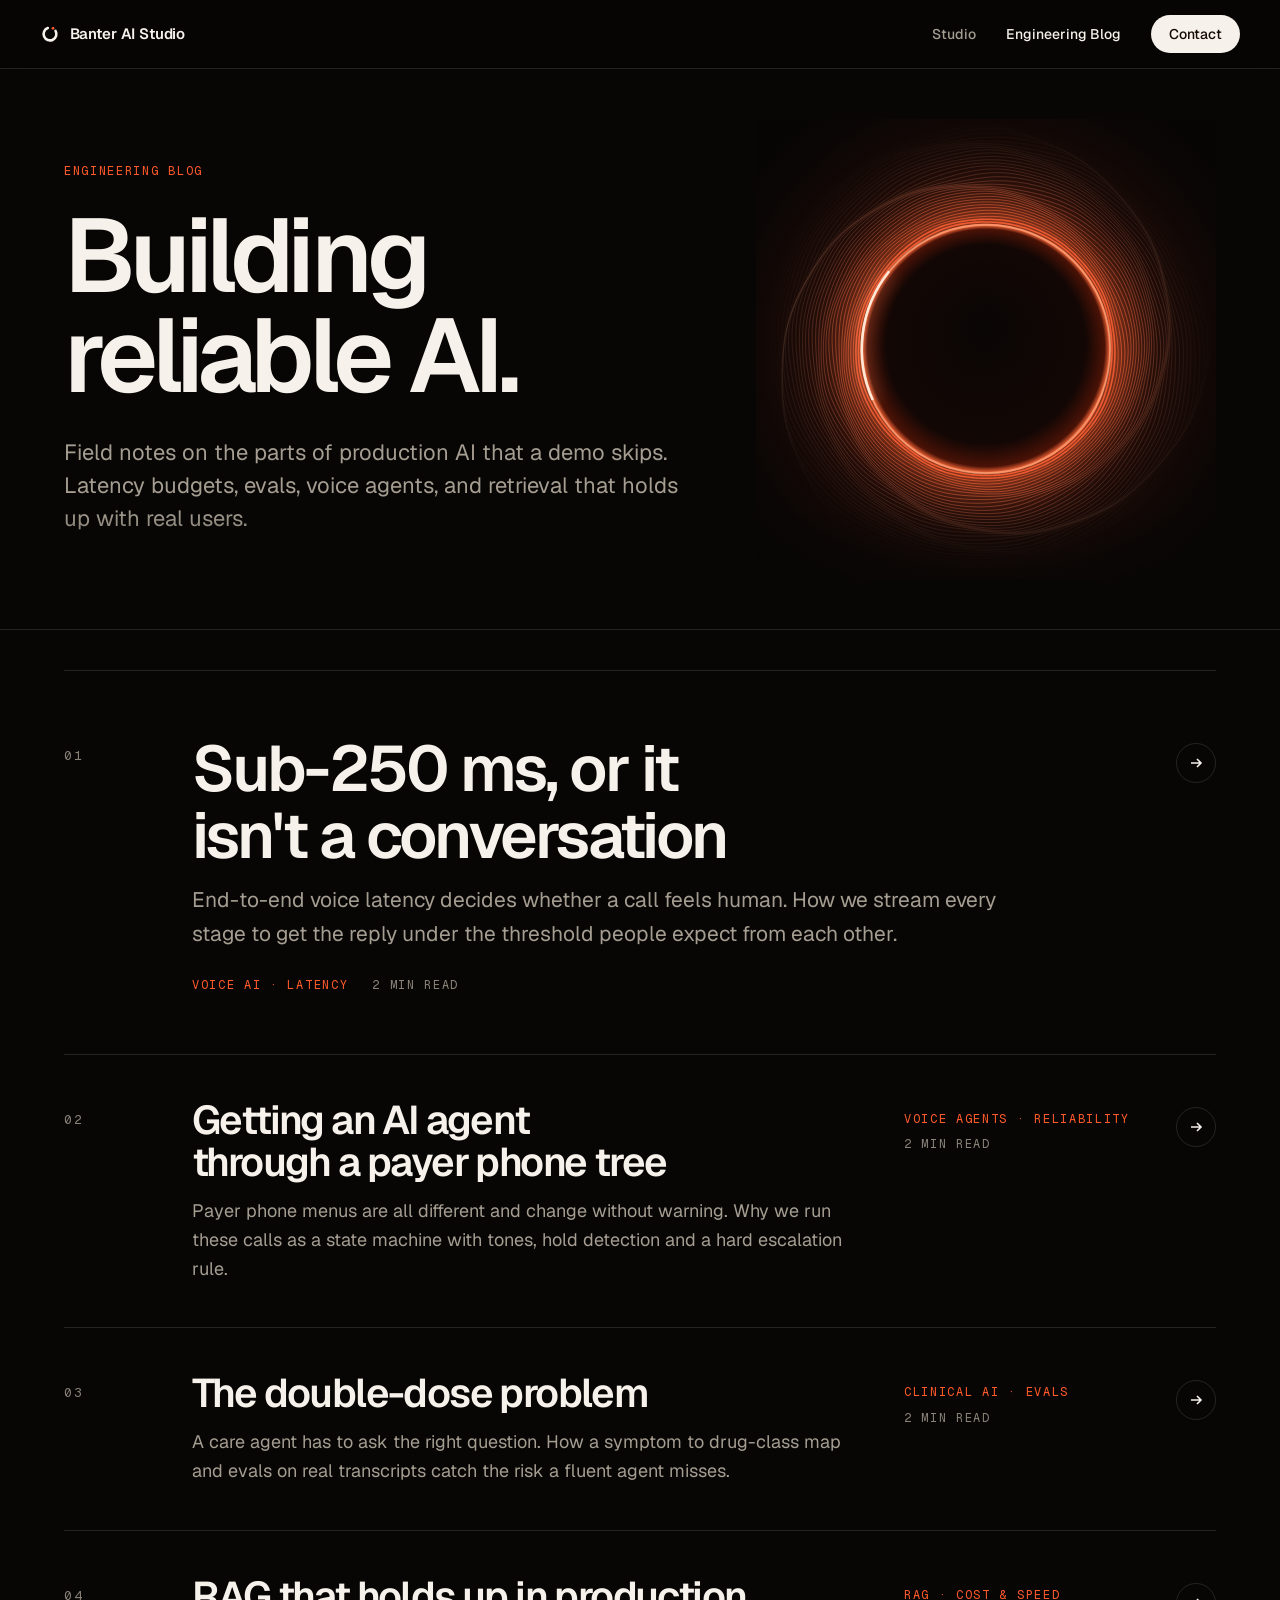
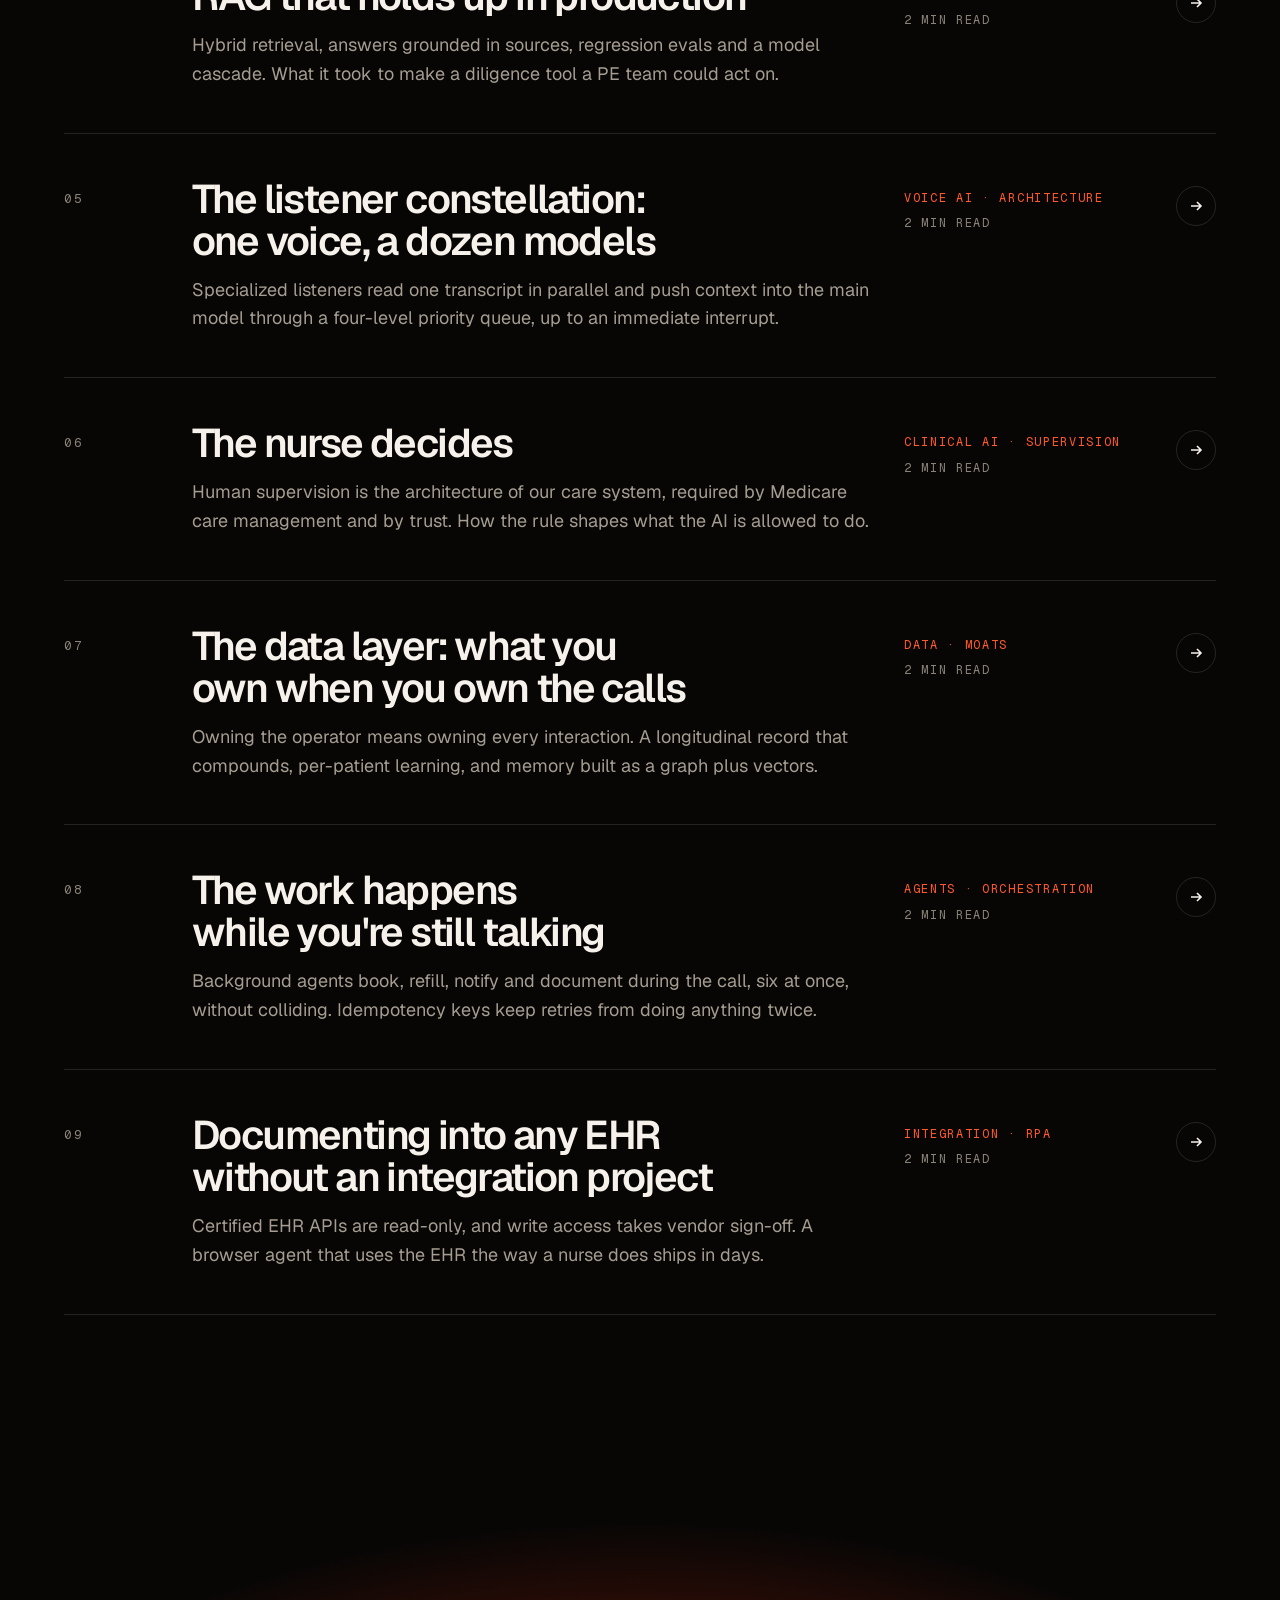
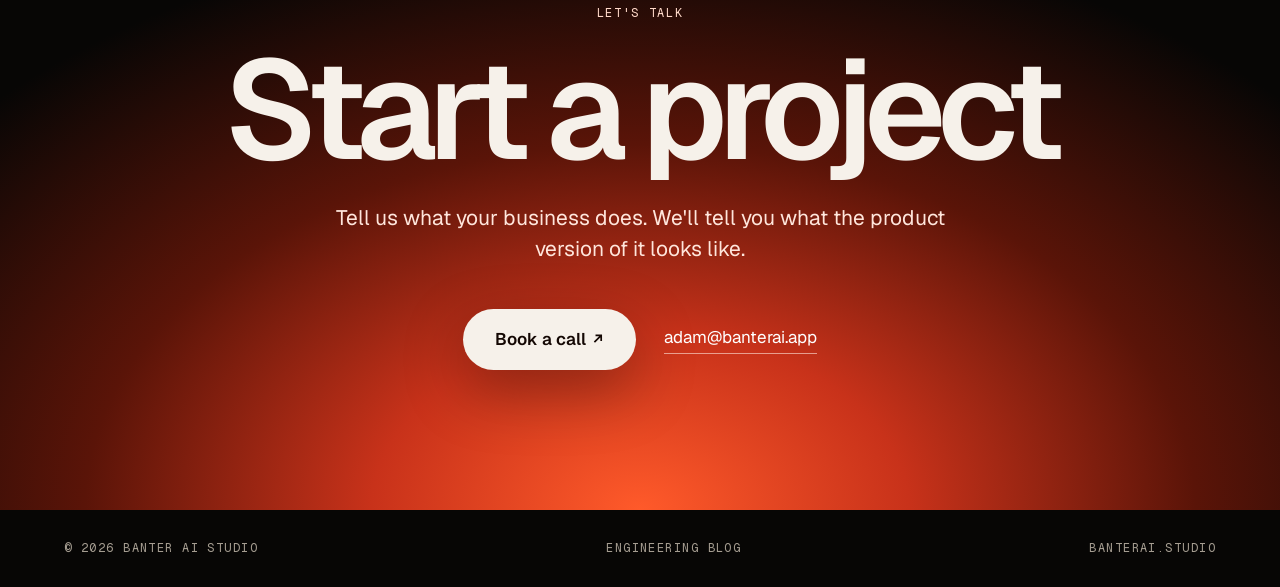
<file: engineering.html>
<!DOCTYPE html>
<html lang="en">
<head>
<meta charset="UTF-8">
<meta name="viewport" content="width=device-width, initial-scale=1.0">
<title>Banter AI Studio, Engineering Blog</title>
<meta name="description" content="An engineering blog on building reliable, production AI: latency budgets, evals, voice agents, and RAG that survives real users.">
<link rel="stylesheet" href="assets/blog.css">
<link rel="icon" href="assets/favicon.svg" type="image/svg+xml">
<link rel="icon" href="assets/favicon-32.png" sizes="32x32" type="image/png">
<link rel="apple-touch-icon" href="assets/apple-touch-icon.png">
</head>
<body>
<nav>
  <div class="row">
    <a class="mark" href="index.html"><svg class="logo" viewBox="0 0 100 100" aria-hidden="true"><path d="M77.71 34A32 32 0 1 1 39.06 19.93" fill="none" stroke="currentColor" stroke-width="13" stroke-linecap="round"/><circle cx="65.02" cy="21.75" r="7" fill="#ff5a2a"/></svg> Banter AI Studio</a>
    <div class="nav-right">
      <a class="nav-link hide-sm" href="index.html">Studio</a>
      <a class="nav-link on" href="engineering.html">Engineering Blog</a>
      <a class="nav-link nav-cta" href="mailto:adam@banterai.app">Contact</a>
    </div>
  </div>
</nav>
<header class="top" id="top">
  <div class="wrap">
    <div>
      <div class="mono eyebrow">Engineering blog</div>
      <h1>Building reliable AI.</h1>
      <p>Field notes on the parts of production AI that a demo skips. Latency budgets, evals, voice agents, and retrieval that holds up with real users.</p>
    </div>
    <canvas class="eclipse" data-r=".27" aria-hidden="true"></canvas>
  </div>
</header>
<main class="list">
  <div class="wrap">
    <a class="post feat" href="blog.html#latency">
      <span class="n">01</span>
      <div>
        <h2>Sub-250 ms, or it isn&#x27;t a conversation</h2>
        <p>End-to-end voice latency decides whether a call feels human. How we stream every stage to get the reply under the threshold people expect from each other.</p>
        <div class="meta"><span class="mono tag">Voice AI · Latency</span><span class="mono rt">2 min read</span></div>
      </div>
      
      <span class="go"><svg viewBox="0 0 14 14" aria-hidden="true"><path d="M2 7h10M8 3l4 4-4 4" fill="none" stroke="currentColor" stroke-width="1.6"/></svg></span>
    </a>
    <a class="post" href="blog.html#phone-tree">
      <span class="n">02</span>
      <div>
        <h2>Getting an AI agent through a payer phone tree</h2>
        <p>Payer phone menus are all different and change without warning. Why we run these calls as a state machine with tones, hold detection and a hard escalation rule.</p>
        
      </div>
      <div class="meta"><span class="mono tag">Voice agents · Reliability</span><span class="mono rt">2 min read</span></div>
      <span class="go"><svg viewBox="0 0 14 14" aria-hidden="true"><path d="M2 7h10M8 3l4 4-4 4" fill="none" stroke="currentColor" stroke-width="1.6"/></svg></span>
    </a>
    <a class="post" href="blog.html#double-dose">
      <span class="n">03</span>
      <div>
        <h2>The double-dose problem</h2>
        <p>A care agent has to ask the right question. How a symptom to drug-class map and evals on real transcripts catch the risk a fluent agent misses.</p>
        
      </div>
      <div class="meta"><span class="mono tag">Clinical AI · Evals</span><span class="mono rt">2 min read</span></div>
      <span class="go"><svg viewBox="0 0 14 14" aria-hidden="true"><path d="M2 7h10M8 3l4 4-4 4" fill="none" stroke="currentColor" stroke-width="1.6"/></svg></span>
    </a>
    <a class="post" href="blog.html#rag">
      <span class="n">04</span>
      <div>
        <h2>RAG that holds up in production</h2>
        <p>Hybrid retrieval, answers grounded in sources, regression evals and a model cascade. What it took to make a diligence tool a PE team could act on.</p>
        
      </div>
      <div class="meta"><span class="mono tag">RAG · Cost &amp; speed</span><span class="mono rt">2 min read</span></div>
      <span class="go"><svg viewBox="0 0 14 14" aria-hidden="true"><path d="M2 7h10M8 3l4 4-4 4" fill="none" stroke="currentColor" stroke-width="1.6"/></svg></span>
    </a>
    <a class="post" href="blog.html#constellation">
      <span class="n">05</span>
      <div>
        <h2>The listener constellation: one voice, a dozen models</h2>
        <p>Specialized listeners read one transcript in parallel and push context into the main model through a four-level priority queue, up to an immediate interrupt.</p>
        
      </div>
      <div class="meta"><span class="mono tag">Voice AI · Architecture</span><span class="mono rt">2 min read</span></div>
      <span class="go"><svg viewBox="0 0 14 14" aria-hidden="true"><path d="M2 7h10M8 3l4 4-4 4" fill="none" stroke="currentColor" stroke-width="1.6"/></svg></span>
    </a>
    <a class="post" href="blog.html#supervision">
      <span class="n">06</span>
      <div>
        <h2>The nurse decides</h2>
        <p>Human supervision is the architecture of our care system, required by Medicare care management and by trust. How the rule shapes what the AI is allowed to do.</p>
        
      </div>
      <div class="meta"><span class="mono tag">Clinical AI · Supervision</span><span class="mono rt">2 min read</span></div>
      <span class="go"><svg viewBox="0 0 14 14" aria-hidden="true"><path d="M2 7h10M8 3l4 4-4 4" fill="none" stroke="currentColor" stroke-width="1.6"/></svg></span>
    </a>
    <a class="post" href="blog.html#data-layer">
      <span class="n">07</span>
      <div>
        <h2>The data layer: what you own when you own the calls</h2>
        <p>Owning the operator means owning every interaction. A longitudinal record that compounds, per-patient learning, and memory built as a graph plus vectors.</p>
        
      </div>
      <div class="meta"><span class="mono tag">Data · Moats</span><span class="mono rt">2 min read</span></div>
      <span class="go"><svg viewBox="0 0 14 14" aria-hidden="true"><path d="M2 7h10M8 3l4 4-4 4" fill="none" stroke="currentColor" stroke-width="1.6"/></svg></span>
    </a>
    <a class="post" href="blog.html#agents">
      <span class="n">08</span>
      <div>
        <h2>The work happens while you&#x27;re still talking</h2>
        <p>Background agents book, refill, notify and document during the call, six at once, without colliding. Idempotency keys keep retries from doing anything twice.</p>
        
      </div>
      <div class="meta"><span class="mono tag">Agents · Orchestration</span><span class="mono rt">2 min read</span></div>
      <span class="go"><svg viewBox="0 0 14 14" aria-hidden="true"><path d="M2 7h10M8 3l4 4-4 4" fill="none" stroke="currentColor" stroke-width="1.6"/></svg></span>
    </a>
    <a class="post" href="blog.html#ehr">
      <span class="n">09</span>
      <div>
        <h2>Documenting into any EHR without an integration project</h2>
        <p>Certified EHR APIs are read-only, and write access takes vendor sign-off. A browser agent that uses the EHR the way a nurse does ships in days.</p>
        
      </div>
      <div class="meta"><span class="mono tag">Integration · RPA</span><span class="mono rt">2 min read</span></div>
      <span class="go"><svg viewBox="0 0 14 14" aria-hidden="true"><path d="M2 7h10M8 3l4 4-4 4" fill="none" stroke="currentColor" stroke-width="1.6"/></svg></span>
    </a>
  </div>
</main>

<section class="contact">
  <div class="wrap">
    <div class="mono">Let's talk</div>
    <h2>Start a project</h2>
    <p>Tell us what your business does. We'll tell you what the product version of it looks like.</p>
    <div class="cta-row">
      <a class="book" href="https://calendly.com/banterai" target="_blank" rel="noopener">Book a call <svg class="ico" viewBox="0 0 12 12" aria-hidden="true"><path d="M3 9L9 3M4 3h5v5" fill="none" stroke="currentColor" stroke-width="1.5"/></svg></a>
      <a class="email" href="mailto:adam@banterai.app?subject=Project%20inquiry%20%E2%80%94%20Banter%20AI%20Studio">adam@banterai.app</a>
    </div>
  </div>
</section>

<footer>
  <div class="wrap">
    <div class="row">
      <span>© 2026 Banter AI Studio</span>
      <a href="engineering.html">Engineering Blog</a>
      <span>banterai.studio</span>
    </div>
  </div>
</footer>
<script src="assets/eclipse.js"></script>
</body>
</html>
</file>
<file: assets/blog.css>
/* Banter AI Studio engineering blog, On Air look. Shared by engineering.html and blog.html. */
@font-face{font-family:Geist;src:url(fonts/geist.woff2) format("woff2");font-weight:100 900;font-display:swap}
@font-face{font-family:"Geist Mono";src:url(fonts/geist-mono.woff2) format("woff2");font-weight:100 900;font-display:swap}
@font-face{font-family:"Instrument Serif";font-style:italic;src:url(fonts/instrument-serif-italic.woff2) format("woff2");font-display:swap}
:root{--bg:#070605;--bg2:#100d0b;--ink:#f6f1ea;--body:#d4ccc0;--mute:#a59d91;--dim:#8a8277;--line:rgba(246,241,234,.12);--ember:#ff5a2a;--ember2:#e2452a;
  --sans:Geist,system-ui,sans-serif;--mono:"Geist Mono",ui-monospace,monospace;--serif:"Instrument Serif",Georgia,serif}
*{box-sizing:border-box;margin:0;padding:0}
html{background:var(--bg);scroll-behavior:smooth}
body{font-family:var(--sans);color:var(--ink);background:var(--bg);-webkit-font-smoothing:antialiased;line-height:1.45;overflow-x:hidden}
a{color:inherit;text-decoration:none}
.wrap{max-width:1312px;margin:0 auto;padding:0 64px}
.mono{font-family:var(--mono);font-size:12px;letter-spacing:.14em;text-transform:uppercase}
.ico{display:inline-block;width:.8em;height:.8em;vertical-align:-.05em;margin-left:.3em}
.sr{position:absolute;width:1px;height:1px;overflow:hidden;clip:rect(0 0 0 0);white-space:nowrap}
:focus-visible{outline:2px solid var(--ember);outline-offset:3px;border-radius:4px}

/* nav */
nav{position:sticky;top:0;z-index:30;background:rgba(7,6,5,.78);backdrop-filter:blur(14px);-webkit-backdrop-filter:blur(14px);border-bottom:1px solid var(--line)}
nav .row{display:flex;align-items:center;justify-content:space-between;height:68px;max-width:1440px;margin:0 auto;padding:0 40px}
.mark{display:flex;align-items:center;gap:.6rem;font-weight:600;font-size:15px;letter-spacing:-.01em}
.mark .logo{width:20px;height:20px;display:block;flex:none}
.nav-right{display:flex;gap:30px;align-items:center}
.nav-link{font-size:14px;font-weight:500;color:var(--mute);transition:color .2s}
.nav-link:hover,.nav-link.on{color:var(--ink)}
.nav-cta{color:#140804;background:var(--ink);border-radius:999px;padding:9px 18px}
.nav-cta:hover{background:var(--ember);color:#140804}

/* page header */
.top{position:relative;overflow:hidden;border-bottom:1px solid var(--line)}
.top .wrap{display:grid;grid-template-columns:1fr 460px;gap:48px;align-items:center;min-height:560px;padding-top:40px;padding-bottom:40px}
.top .eyebrow{color:var(--ember)}
.top h1{margin-top:26px;font-size:104px;font-weight:600;letter-spacing:-.055em;line-height:.96;max-width:9.5ch}
.top p{margin-top:30px;font-size:22px;line-height:1.5;color:var(--mute);max-width:44ch}
.top canvas{width:460px;height:460px;display:block}
.top::after{content:"";position:absolute;inset:auto 0 0 0;height:120px;background:linear-gradient(transparent,var(--bg));pointer-events:none}

/* index: post list */
.list{padding:40px 0 140px}
.post{position:relative;display:grid;grid-template-columns:96px 1fr 240px 40px;gap:32px;align-items:start;padding:44px 0;border-bottom:1px solid var(--line);transition:background .3s}
.post .n{font-family:var(--mono);font-size:13px;letter-spacing:.14em;color:var(--dim);padding-top:12px}
.post h2{font-size:40px;font-weight:600;letter-spacing:-.04em;line-height:1.05;transition:color .25s;text-wrap:balance}
.post p{margin-top:14px;font-size:18px;line-height:1.6;color:var(--mute);max-width:60ch}
.post .meta{padding-top:12px;display:flex;flex-direction:column;gap:8px}
.post .meta .tag{color:var(--ember)}
.post .meta .rt{color:var(--dim)}
.post .go{margin-top:8px;width:40px;height:40px;border-radius:50%;border:1px solid var(--line);display:grid;place-items:center;transition:all .25s}
.post .go svg{width:14px;height:14px}
.post:hover h2{color:var(--ember)}
.post:hover .go{background:var(--ember);border-color:var(--ember);color:#140804;transform:translateX(4px)}
.post.feat{grid-template-columns:96px 1fr 40px;padding:64px 0 60px;border-top:1px solid var(--line)}
.post.feat h2{font-size:64px;max-width:16ch}
.post.feat p{font-size:21px}
.post.feat .meta{flex-direction:row;gap:24px;padding:0;margin-top:26px}

/* article page */
.read{display:grid;grid-template-columns:260px 1fr;gap:96px;padding:96px 0 40px}
.toc{position:sticky;top:110px;align-self:start;display:flex;flex-direction:column;gap:2px}
.toc .mono{color:var(--dim);margin-bottom:14px}
.toc a{display:grid;grid-template-columns:28px 1fr;gap:6px;padding:8px 0;font-size:14px;line-height:1.35;color:var(--dim);transition:color .2s;border-left:2px solid transparent;padding-left:14px;margin-left:-16px}
.toc a span:first-child{font-family:var(--mono);font-size:11px;padding-top:2px}
.toc a:hover{color:var(--ink)}
.toc a.on{color:var(--ink);border-left-color:var(--ember)}
.toc a.on span:first-child{color:var(--ember)}
article{max-width:720px;padding-bottom:110px;margin-bottom:110px;border-bottom:1px solid var(--line);scroll-margin-top:100px}
article:last-of-type{border-bottom:0;margin-bottom:0}
article .kick{display:flex;flex-wrap:wrap;gap:8px 18px;color:var(--mute)}
article .kick .tag{color:var(--ember)}
article h2{margin-top:22px;font-size:58px;font-weight:600;letter-spacing:-.045em;line-height:1.02;text-wrap:balance}
article .dek{margin-top:24px;font-size:24px;line-height:1.45;color:var(--ink);letter-spacing:-.01em}
article .body{margin-top:40px;display:flex;flex-direction:column;gap:24px}
article .body p{font-size:19px;line-height:1.72;color:var(--body)}
article .body p a{color:var(--ink);border-bottom:1px solid rgba(255,90,42,.6)}
article .body p a:hover{border-bottom-color:var(--ember)}
article .body code{font-family:var(--mono);font-size:.86em;background:rgba(246,241,234,.07);padding:2px 6px;border-radius:5px}
article .body h3{margin-top:24px;font-size:28px;font-weight:600;letter-spacing:-.03em;line-height:1.2;color:var(--ink)}
article .body ul{display:flex;flex-direction:column;gap:12px;padding-left:0;list-style:none}
article .body li{position:relative;padding-left:26px;font-size:18px;line-height:1.65;color:var(--body)}
article .body li::before{content:"";position:absolute;left:4px;top:.72em;width:7px;height:7px;border-radius:50%;background:var(--ember)}
.lead-in{color:var(--ink);font-weight:500;background:linear-gradient(transparent 68%,rgba(255,90,42,.32) 68%)}
.pull{margin:20px 0;padding:6px 0 6px 28px;border-left:2px solid var(--ember);font-size:30px;line-height:1.3;letter-spacing:-.025em;color:var(--ink);font-weight:500}
.stat{margin:16px 0;display:grid;grid-template-columns:auto 1fr;gap:28px;align-items:center;padding:28px 32px;border:1px solid var(--line);border-radius:18px;background:radial-gradient(80% 140% at 0% 50%,rgba(255,90,42,.14),transparent 70%),var(--bg2)}
.stat b{font-size:72px;font-weight:600;letter-spacing:-.06em;line-height:.9;color:var(--ember);white-space:nowrap}
.stat span{font-size:17px;line-height:1.5;color:var(--body)}
.sources{margin-top:48px;padding-top:22px;border-top:1px solid var(--line)}
.sources .mono{color:var(--dim)}
.sources ol{margin-top:14px;padding-left:20px;display:flex;flex-direction:column;gap:8px}
.sources li{font-size:14px;line-height:1.5;color:var(--mute)}
.sources li::marker{font-family:var(--mono);font-size:11px;color:var(--dim)}
.sources a{border-bottom:1px solid var(--line)}
.sources a:hover{color:var(--ink);border-bottom-color:var(--ember)}
.back{display:inline-flex;align-items:center;gap:8px;margin-top:40px;color:var(--mute)}
.back:hover{color:var(--ink)}

/* closing band + footer */
.contact{position:relative;overflow:hidden;padding:150px 0 140px;text-align:center;background:radial-gradient(70% 90% at 50% 100%,#ff5a2a 0%,#c8321a 30%,#5a1408 62%,var(--bg) 100%)}
.contact .mono{color:#ffd9c9}
.contact h2{font-size:140px;font-weight:600;letter-spacing:-.065em;line-height:.9;margin-top:24px}
.contact p{margin:30px auto 0;color:#ffe6dc;font-size:21px;max-width:44ch;line-height:1.5}
.cta-row{margin-top:44px;display:flex;gap:28px;align-items:center;justify-content:center;flex-wrap:wrap}
.book{background:var(--ink);color:#140804;padding:18px 32px;border-radius:999px;font-size:17px;font-weight:600;display:inline-flex;align-items:center;transition:transform .2s;box-shadow:0 20px 60px rgba(0,0,0,.35)}
.book:hover{transform:translateY(-2px)}
.email{font-size:17px;border-bottom:1px solid rgba(255,230,220,.6);padding-bottom:3px;color:#fff}
footer{background:var(--bg);color:var(--mute);padding:30px 0}
footer .row{display:flex;justify-content:space-between;flex-wrap:wrap;gap:16px;font-family:var(--mono);font-size:12px;letter-spacing:.12em;text-transform:uppercase}
footer a:hover{color:var(--ink)}

@media(max-width:1100px){.read{grid-template-columns:1fr;gap:0}.toc{display:none}.post{grid-template-columns:64px 1fr 40px}.post .meta{grid-column:2;grid-row:2;flex-direction:row;gap:18px;padding:0}.post.feat .meta{grid-row:auto}}
@media(max-width:900px){
 .wrap{padding:0 20px}
 nav .row{padding:0 20px;height:60px}
 .nav-right{gap:16px}.nav-link.hide-sm{display:none}
 .top .wrap{grid-template-columns:1fr;min-height:0;gap:0;padding-top:48px;padding-bottom:56px}
 .top canvas{width:260px;height:260px;margin:0 auto;order:-1}
 .top h1{font-size:56px;margin-top:18px}
 .top p{font-size:18px;margin-top:20px}
 .list{padding:12px 0 88px}
 .post,.post.feat{grid-template-columns:1fr;gap:12px;padding:36px 0}
 .post .n{padding:0}
 .post h2,.post.feat h2{font-size:30px}
 .post p,.post.feat p{font-size:16px;margin-top:8px}
 .post .meta,.post.feat .meta{grid-column:auto;grid-row:auto;margin-top:6px}
 .post .go{display:none}
 .read{padding:56px 0 20px}
 article{padding-bottom:72px;margin-bottom:72px}
 article h2{font-size:36px}
 article .dek{font-size:19px;margin-top:16px}
 article .body{margin-top:28px;gap:20px}
 article .body p{font-size:17px}
 article .body h3{font-size:22px;margin-top:12px}
 .pull{font-size:22px;padding-left:18px}
 .stat{grid-template-columns:1fr;gap:10px;padding:22px}
 .stat b{font-size:52px}
 .contact{padding:100px 0 96px}
 .contact h2{font-size:64px}
 .contact p{font-size:17px}
}
.fig{margin:20px 0 12px;padding:28px 28px 20px;border:1px solid var(--line);border-radius:18px;background:var(--bg2)}
.fig svg{display:block;overflow:visible}
.fig figcaption{margin-top:16px;font-size:14px;line-height:1.5;color:var(--mute)}
@media(max-width:900px){.fig{padding:18px 14px 14px;margin:8px 0}.fig figcaption{font-size:13px}}
</file>
